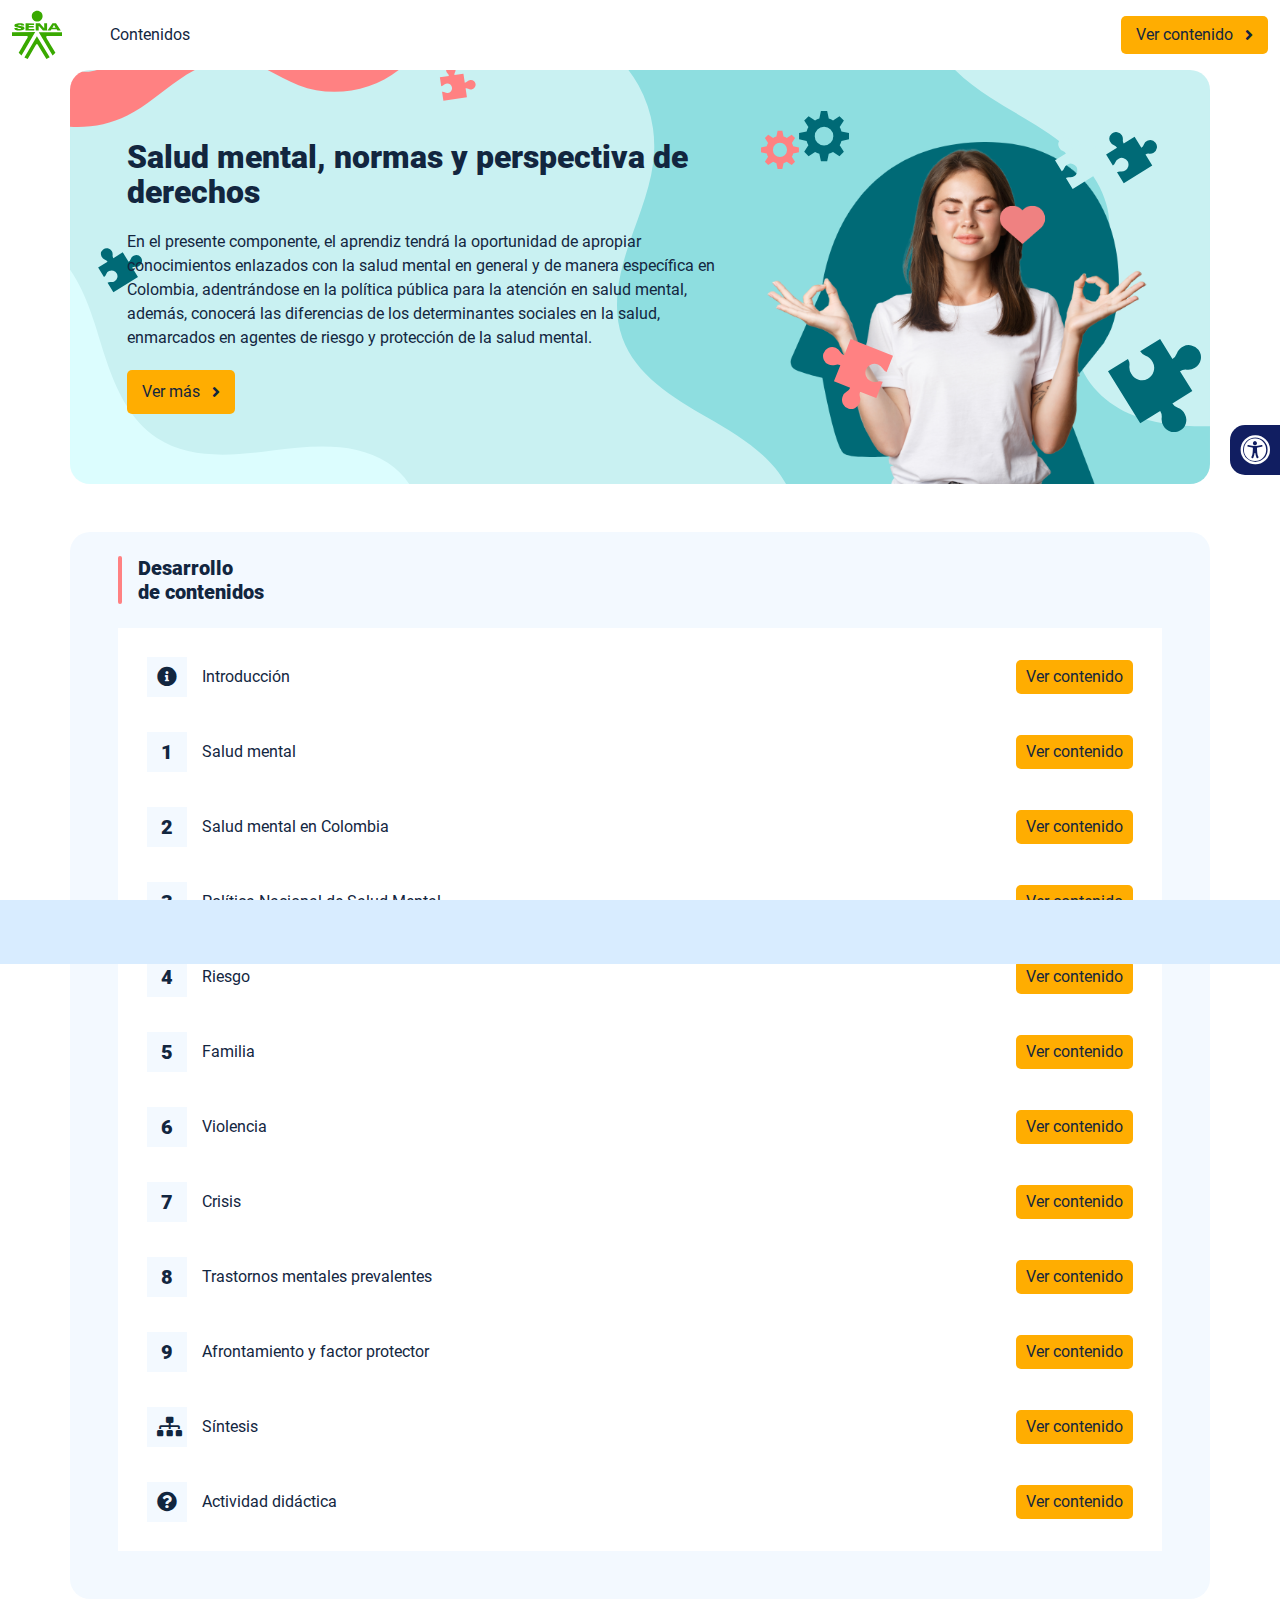
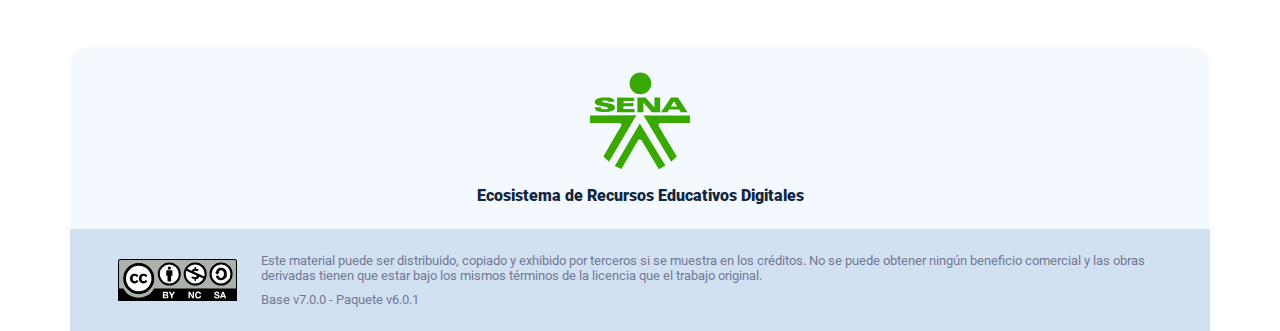
<file: index.html>
<!DOCTYPE html><html lang=""><head><meta charset="utf-8"><meta http-equiv="X-UA-Compatible" content="IE=edge"><meta name="viewport" content="width=device-width,initial-scale=1"><link rel="icon" href="favicon.ico"><title>Salud mental, normas y perspectiva de derechos</title><link href="css/chunk-0c047e41.3babef71.css" rel="prefetch"><link href="css/chunk-25b302c8.3babef71.css" rel="prefetch"><link href="css/chunk-26fc7596.3babef71.css" rel="prefetch"><link href="css/chunk-2d2747e2.3babef71.css" rel="prefetch"><link href="css/chunk-32334cb6.3babef71.css" rel="prefetch"><link href="css/chunk-3c57cd7b.3babef71.css" rel="prefetch"><link href="css/chunk-4f2d402a.3babef71.css" rel="prefetch"><link href="css/chunk-515a8379.8f9cd922.css" rel="prefetch"><link href="css/chunk-59974754.f133b1ae.css" rel="prefetch"><link href="css/chunk-60cbc06b.09438581.css" rel="prefetch"><link href="css/chunk-6e1e538a.3ba0a060.css" rel="prefetch"><link href="css/chunk-766a929b.4be41e1d.css" rel="prefetch"><link href="css/chunk-f2df7d2c.3babef71.css" rel="prefetch"><link href="css/comple.e766caee.css" rel="prefetch"><link href="css/creditos.9ca98631.css" rel="prefetch"><link href="css/glosario.a8263125.css" rel="prefetch"><link href="css/referencias.47f89f89.css" rel="prefetch"><link href="js/actividad.e6924d46.js" rel="prefetch"><link href="js/chunk-0206bfa0.fbcb801b.js" rel="prefetch"><link href="js/chunk-0c047e41.c93e636b.js" rel="prefetch"><link href="js/chunk-13a6037e.47d7da63.js" rel="prefetch"><link href="js/chunk-18f95272.8cc31be1.js" rel="prefetch"><link href="js/chunk-25b302c8.e4a9087b.js" rel="prefetch"><link href="js/chunk-26fc7596.eba76383.js" rel="prefetch"><link href="js/chunk-2c06842c.ee78365c.js" rel="prefetch"><link href="js/chunk-2d0c5615.d7c7fea3.js" rel="prefetch"><link href="js/chunk-2d0e96ec.6332f6f8.js" rel="prefetch"><link href="js/chunk-2d208d90.440b5e7e.js" rel="prefetch"><link href="js/chunk-2d21d0e2.d061f3e9.js" rel="prefetch"><link href="js/chunk-2d22c123.4eaafe36.js" rel="prefetch"><link href="js/chunk-2d2747e2.92eb3dc5.js" rel="prefetch"><link href="js/chunk-2e80bb9a.f5f91733.js" rel="prefetch"><link href="js/chunk-319206de.3faa5257.js" rel="prefetch"><link href="js/chunk-32334cb6.e4cb5e8f.js" rel="prefetch"><link href="js/chunk-36769079.00cac6ab.js" rel="prefetch"><link href="js/chunk-3c57cd7b.25993372.js" rel="prefetch"><link href="js/chunk-4cdd78c0.be97f210.js" rel="prefetch"><link href="js/chunk-4f2d402a.8e19b5a7.js" rel="prefetch"><link href="js/chunk-515a8379.1a9ac9f5.js" rel="prefetch"><link href="js/chunk-53ccb27e.a4d1166c.js" rel="prefetch"><link href="js/chunk-55d286b8.5f60a1a0.js" rel="prefetch"><link href="js/chunk-59974754.c8c954a2.js" rel="prefetch"><link href="js/chunk-60cbc06b.e2d94f73.js" rel="prefetch"><link href="js/chunk-659152b8.d4cd6718.js" rel="prefetch"><link href="js/chunk-6e1e538a.d5b7f1d6.js" rel="prefetch"><link href="js/chunk-766a929b.3e7bd3ca.js" rel="prefetch"><link href="js/chunk-c796899c.702a4d0c.js" rel="prefetch"><link href="js/chunk-e8a7823a.78e05249.js" rel="prefetch"><link href="js/chunk-f2df7d2c.213e5ca0.js" rel="prefetch"><link href="js/chunk-fde47172.1e5f4771.js" rel="prefetch"><link href="js/comple.1f1a96aa.js" rel="prefetch"><link href="js/creditos.903a22f5.js" rel="prefetch"><link href="js/glosario.e8987b14.js" rel="prefetch"><link href="js/intro.3f7be41d.js" rel="prefetch"><link href="js/referencias.53bbbbea.js" rel="prefetch"><link href="js/sintesis.a530b359.js" rel="prefetch"><link href="js/tema1.a5fb61cc.js" rel="prefetch"><link href="js/tema2.c1455e8b.js" rel="prefetch"><link href="js/tema3.81fe8b0c.js" rel="prefetch"><link href="js/tema4.e527bc7c.js" rel="prefetch"><link href="js/tema5.80122db7.js" rel="prefetch"><link href="js/tema6.8559819e.js" rel="prefetch"><link href="js/tema7.626df873.js" rel="prefetch"><link href="js/tema8.58fab2cd.js" rel="prefetch"><link href="js/tema9.221708f1.js" rel="prefetch"><link href="css/app.79de01cf.css" rel="preload" as="style"><link href="css/chunk-vendors.b6667f5f.css" rel="preload" as="style"><link href="js/app.c7a23e69.js" rel="preload" as="script"><link href="js/chunk-vendors.2bf89ac2.js" rel="preload" as="script"><link href="css/chunk-vendors.b6667f5f.css" rel="stylesheet"><link href="css/app.79de01cf.css" rel="stylesheet"></head><body><noscript><strong>We're sorry but Salud mental, normas y perspectiva de derechos doesn't work properly without JavaScript enabled. Please enable it to continue.</strong></noscript><div id="app"></div><script src="js/chunk-vendors.2bf89ac2.js"></script><script src="js/app.c7a23e69.js"></script></body></html>
</file>
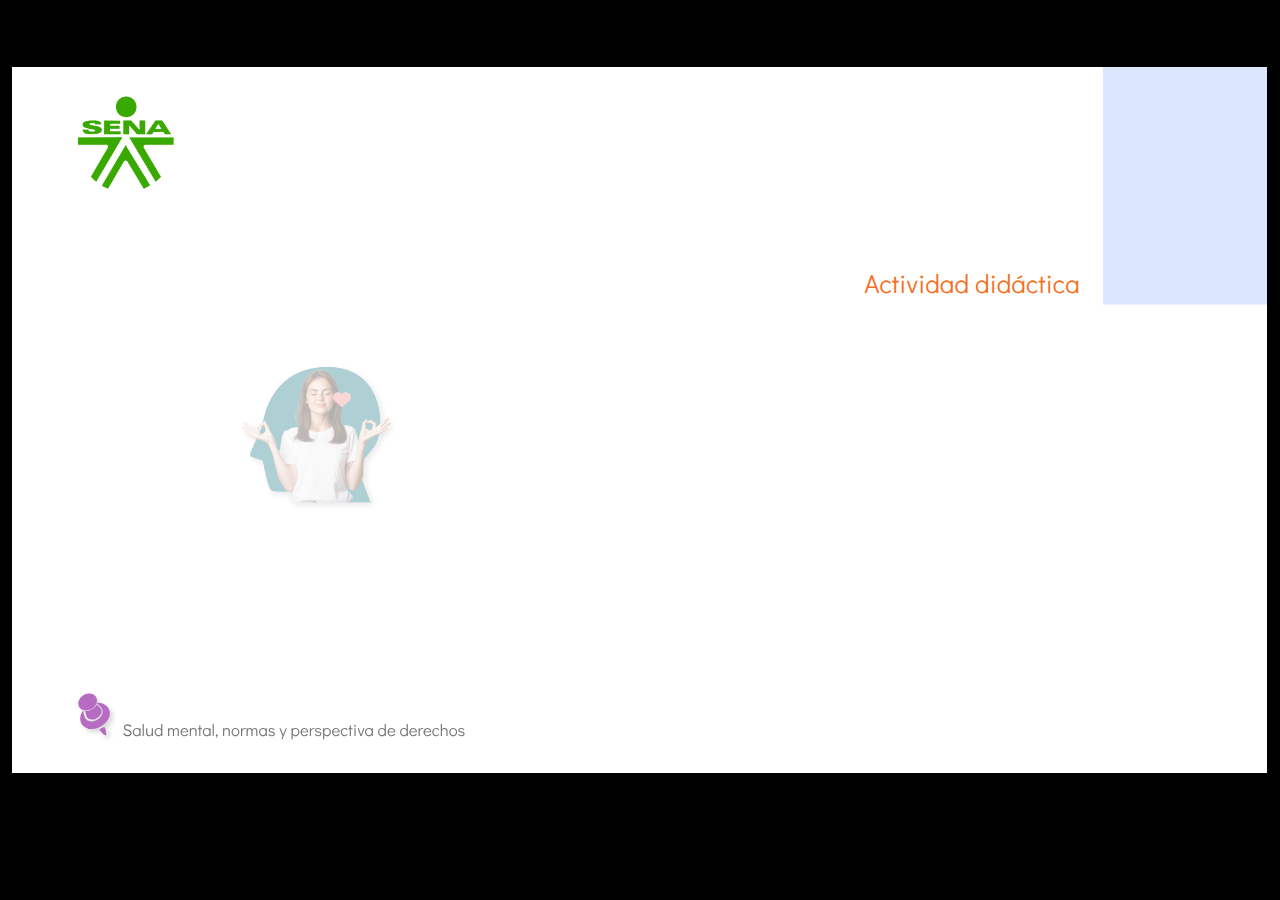
<file: actividades/index.html>
﻿<!doctype html>
<html lang="es">
<head>
  <meta charset="utf-8">
  <!-- Creado con Storyline 360 - http://www.articulate.com  -->
  <!-- version: 3.79.30834.0 -->
  <title>Actividad did&#225;ctica</title>
  <meta http-equiv="x-ua-compatible" content="IE=edge"/>
  <meta name="viewport" content="width=device-width,initial-scale=1,user-scalable=no,shrink-to-fit=no,minimal-ui"/>
  <meta name="apple-mobile-web-app-capable" content="yes"/>
  <link rel="shortcut icon" href="favicon.ico" type="image/x-icon" id="favicon"/>
  <style>
    html, body { height: 100%; padding: 0; margin: 0 }
    #app { height: 100%; width: 100%; }
  </style>

  <script>
    window.DS = {};
    window.globals = {
      DATA_PATH_BASE: '',
      HAS_FRAME: true,
      HAS_SLIDE: true,

      lmsPresent: false,
      tinCanPresent: false,
      cmi5Present: false,
      aoSupport: false,
      scale: 'show all',
      captureRc: false,
      browserSize: 'optimal',
      bgColor: '#000000',
      features: 'ConnectionMessages,DropIn1,DropIn2,DropIn3,DropIn4,FullScreenToggle,LayerPresentAsDialog,MultipleQuizTracking,UpdatedThemeEditor,VideoSync',
      themeName: 'classic',
      preloaderColor: '#FFFFFF',
      suppressAnalytics: false,
      productChannel: 'stable',
      publishSource: 'storyline',
      aid: 'aid|5304b41d-7af7-4125-b8d1-83eb222823e2',
      cid: '04bfd34e-cd07-4569-9f02-371561cab23e',
      playerVersion: '3.79.30834.0',
      publishTimestamp: '2023-08-22T21:09:26.6657962Z',
      maxIosVideoElements: 10,
      connectionSettings: { mode: 'disabled' },

      
      parseParams: function(qs) {
        if (window.globals.parsedParams != null) {
          return window.globals.parsedParams;
        }
        qs = (qs || window.location.search.substr(1)).split('+').join(' ');
        var params = {},
            tokens,
            re = /[?&]?([^=]+)=([^&]*)/g;

        while (tokens = re.exec(qs)) {
          params[decodeURIComponent(tokens[1]).trim()] =
            decodeURIComponent(tokens[2]).trim();
        }
        window.globals.parsedParams = params;
        return params;
      }

    };
  </script>
  <script>
    var isIe11 = ('ActiveXObject' in window || window.MSBlobBuilder != null)
      && window.msCrypto != null && !window.ActiveXObject;
    if (isIe11) {
      window.globals.unsupportedBrowser = true;
      document.write(atob('[base64]'));
    }
  </script>
  
  <script>window.THREE = { };</script>
  
</head>
<body style="background: #000000" class="cs-HTML theme-classic">
  <!-- 360 -->
  <script>!function(){var e,i=/iPhone/i,o=/iPod/i,n=/iPad/i,t=/\biOS-universal(?:.+)Mac\b/i,r=/\bAndroid(?:.+)Mobile\b/i,a=/Android/i,d=/(?:SD4930UR|\bSilk(?:.+)Mobile\b)/i,p=/Silk/i,l=/Windows Phone/i,u=/\bWindows(?:.+)ARM\b/i,b=/BlackBerry/i,s=/BB10/i,c=/Opera Mini/i,f=/\b(CriOS|Chrome)(?:.+)Mobile/i,h=/Mobile(?:.+)Firefox\b/i,v=function(e){return void 0!==e&&"MacIntel"===e.platform&&"number"==typeof e.maxTouchPoints&&e.maxTouchPoints>1&&"undefined"==typeof MSStream};e=function(e){var m={userAgent:"",platform:"",maxTouchPoints:0};e||"undefined"==typeof navigator?"string"==typeof e?m.userAgent=e:e&&e.userAgent&&(m={userAgent:e.userAgent,platform:e.platform,maxTouchPoints:e.maxTouchPoints||0}):m={userAgent:navigator.userAgent,platform:navigator.platform,maxTouchPoints:navigator.maxTouchPoints||0};var g=m.userAgent,y=g.split("[FBAN");void 0!==y[1]&&(g=y[0]),void 0!==(y=g.split("Twitter"))[1]&&(g=y[0]);var A=function(e){return function(i){return i.test(e)}}(g),w={apple:{phone:A(i)&&!A(l),ipod:A(o),tablet:!A(i)&&(A(n)||v(m))&&!A(l),universal:A(t),device:(A(i)||A(o)||A(n)||A(t)||v(m))&&!A(l)},amazon:{phone:A(d),tablet:!A(d)&&A(p),device:A(d)||A(p)},android:{phone:!A(l)&&A(d)||!A(l)&&A(r),tablet:!A(l)&&!A(d)&&!A(r)&&(A(p)||A(a)),device:!A(l)&&(A(d)||A(p)||A(r)||A(a))||A(/\bokhttp\b/i)},windows:{phone:A(l),tablet:A(u),device:A(l)||A(u)},other:{blackberry:A(b),blackberry10:A(s),opera:A(c),firefox:A(h),chrome:A(f),device:A(b)||A(s)||A(c)||A(h)||A(f)},any:!1,phone:!1,tablet:!1};return w.any=w.apple.device||w.android.device||w.windows.device||w.other.device,w.phone=w.apple.phone||w.android.phone||w.windows.phone,w.tablet=w.apple.tablet||w.android.tablet||w.windows.tablet,w}(),"object"==typeof exports&&"undefined"!=typeof module?module.exports=e:"function"==typeof define&&define.amd?define((function(){return e})):this.isMobile=e}();
    window.isMobile.apple.tablet = window.isMobile.apple.tablet ||
      (navigator.platform === 'MacIntel' && navigator.maxTouchPoints > 1);
    window.isMobile.apple.device = window.isMobile.apple.device || window.isMobile.apple.tablet;
    window.isMobile.tablet = window.isMobile.tablet || window.isMobile.apple.tablet;
    window.isMobile.any = window.isMobile.any || window.isMobile.apple.tablet;
  </script>

  <div id="focus-sink" tabindex="-1"></div>

  <div id="preso"></div>
  <script>
    (function() {

      var classTypes = [ 'desktop', 'mobile', 'phone', 'tablet' ];

      var addDeviceClasses = function(prefix, testObj) {
        var curr, i;
        for (i = 0; i < classTypes.length; i++) {
          curr = classTypes[i];
          if (testObj[curr]) {
            document.body.classList.add(prefix + curr);
          }
        }
      };

      var params = window.globals.parseParams(),
          isDevicePreview = params.devicepreview === '1',
          isPhoneOverride = params.deviceType === 'phone' || (isDevicePreview && params.phone == '1'),
          isTabletOverride = (params.deviceType === 'tablet' || isDevicePreview) && !isPhoneOverride,
          isMobileOverride = isPhoneOverride || isTabletOverride;

      var deviceView = {
        desktop: !window.isMobile.any && !isMobileOverride,
        mobile: window.isMobile.any || isMobileOverride,
        phone: isPhoneOverride || (window.isMobile.phone && !isTabletOverride),
        tablet: isTabletOverride || window.isMobile.tablet
      };

      window.globals.deviceView = deviceView;
      window.isMobile.desktop = !window.isMobile.any;
      window.isMobile.mobile = window.isMobile.any;

      addDeviceClasses('view-', deviceView);

    })();
  </script>
  
  <script src='story_content/user.js' type=text/javascript></script>
  <div class="slide-loader"></div>

  <script>
    if (window.globals.deviceView.isMobile) { var doc = document, loader = doc.body.querySelector('.slide-loader'); [ 1, 2, 3 ].forEach(function(n) { var d = doc.createElement('div'); d.style.backgroundColor = window.globals.preloaderColor; d.classList.add('mobile-loader-dot'); d.classList.add('dot' + n); loader.appendChild(d); }); }
  </script>

  <div class="mobile-load-title-overlay" style="display: none">
    <div class="mobile-load-title">Actividad did&#225;ctica</div>
  </div>

  <div class="mobile-chrome-warning"></div>

  
<style>
  .warn-connection-dialog {
    display: none;
    background: transparent;
    pointer-events: all;
    position: fixed;
    left: 0;
    top: 0;
    width: 100%;
    height: 100%;
    z-index: 999;
  }

  .warn-connection-content {
    pointer-events: all;
    border-radius: 4px;
    background: white;
    border: 1px solid #E7E7E7;
    color: #333333;
    box-shadow: 0 2px 4px rgba(0, 0, 0, 0.25);
    transition: all 150ms ease-out;
    position: absolute;
    white-space: nowrap;
  }

  .view-phone.is-landscape .warn-connection-content {
    left: 23px;
    bottom: 23px;
  }

  .view-tablet.is-landscape .warn-connection-content {
    left: 50%;
    top: 20px;
    transform: translateX(-50%);
  }

  .is-portrait .warn-connection-content {
    transform: translate(-50%, calc(-100% - 15px));
  }

  .warn-connection-content p {
    display: inline-block;
    margin: 0 8px 0 0;
    line-height: 33px;
    font-size: 11px;
  }

  .warn-connection-content svg {
    position: relative;
    vertical-align: middle;
    margin: 0 2px 2px 8px;
  }

  .view-desktop .warn-connection-content {
    left: 1.5em;
    bottom: 1.5em;
  }

  .view-desktop .warn-connection-content p {
    font-size: 1.1em;
  }

  .is-offline .warn-connection-dialog {
    display: block;
  }

  .is-offline .cs-panel * {
    pointer-events: none !important;
  }

  .is-offline .cs-panel {
    pointer-events: all !important;
  }

  .is-offline #nav-controls * {
    pointer-events: none !important;
  }

  .is-offline #nav-controls {
    pointer-events: all !important;
  }
</style>

<div class="warn-connection-dialog" role="alertdialog" aria-modal="true" tabindex="0" aria-labelledby="warn-connection-message">
  <div class="warn-connection-content">
    <svg width="17" height="15" viewBox="0 0 17 15" xmlns="http://www.w3.org/2000/svg">
      <path fill="#8F0000" stroke="white" d="M16.07,12.98 L15.88,12.23 L9.51,1.21 C8.97,0.26,7.6,0.26,7.06,1.21 L0.69,12.23 C0.15,13.16,0.81,14.36,1.91,14.36 H14.65 C15.47,14.36,16.05,13.7,16.07,12.98 Z"/>
      <path fill="white" stroke="white" d="M8.58,5.5 C8.35,5.28,8.5,5.35,8.21,5.32 C8.09,5.35,7.97,5.49,7.96,5.67 C7.97,5.79,7.98,5.92,7.98,6.04 L7.98,6.04 C7.99,6.17,8,6.31,8.01,6.43 L8.01,6.44 C8.03,6.92,8.06,7.41,8.09,7.9 L8.09,7.9 C8.12,8.39,8.14,8.88,8.17,9.37 C8.17,9.39,8.18,9.42,8.2,9.44 C8.23,9.46,8.25,9.47,8.28,9.47 C8.31,9.47,8.34,9.46,8.35,9.44 C8.37,9.43,8.38,9.4,8.39,9.35 L8.39,9.34 C8.39,9.24,8.4,9.15,8.4,9.05 L8.4,9.05 C8.41,8.96,8.41,8.86,8.42,8.75 C8.43,8.44,8.45,8.12,8.47,7.81 L8.47,7.81 C8.49,7.49,8.51,7.18,8.53,6.87 C8.55,6.46,8.56,6.05,8.59,5.64 L8.6,5.62 C8.6,5.57,8.59,5.53,8.58,5.5 L8.21,5.32 Z"/>
      <circle fill="white" stroke="white" cx="8.3" cy="11.35" r="0.3"/>
    </svg>
    <p id="warn-connection-message">You are offline. Trying to reconnect...</p>
  </div>
</div>

<script>
  (function() {
    window.DS.connection = {
      warningShown: false,
      assets: {},
      loadingAssetGroup: false,
      retryDelay: 500
    };

    var connectionSettings = window.globals.connectionSettings || {};

    // The `window.globals.features` variable must be set in `webpack.dev.config` when testing locally - it is not enough
    // to have it in the data - but it must be set there as well.
    var useConnectionMessages = window.AbortController != null &&
      window.location.protocol != 'file:' &&
      window.globals.features.indexOf('ConnectionMessages') != -1 &&
      connectionSettings.mode === 'normal';

    window.DS.connection.useConnectionMessages = useConnectionMessages;

    var assetCount = 0;
    var checkLoadedId;


    if (useConnectionMessages && connectionSettings != null) {
      var contentEl = document.querySelector('.warn-connection-content');
      var messageEl = contentEl.querySelector('p');

      if (connectionSettings.useDarkTheme) {
        contentEl.style.borderColor = '#BABBBA';
        contentEl.style.backgroundColor = '#282828';
        contentEl.style.color = '#FFFFFF';
      }

      if (connectionSettings.message != null) {
        messageEl.textContent = window.decodeURIComponent(connectionSettings.message);
      }
    }

    function checkAssetsReady() {
      for (var i in DS.connection.assets) {
        if (!DS.connection.assets[i].success) {
          return false;
        }
      }
      return true;
    }

    function stopAssetGroup() {
      if (!useConnectionMessages) { return; }

      assetCount = 0;

      DS.connection.oldAssetGroup = DS.connection.assets;
      DS.connection.assets = {};
      DS.connection.loadingAssetGroup = false;
      clearInterval(checkLoadedId);
    }

    function startAssetGroup() {
      if (!useConnectionMessages) { return; }
      var ticks = 0;
      clearInterval(checkLoadedId);
      checkLoadedId = setInterval(function() {
        var loaded = 0;
        if (assetCount === 0 && loaded === 0) {
          clearInterval(checkLoadedId);
          return;
        }

        for (var i in DS.connection.assets) {
          if (DS.connection.assets[i].success) {
            loaded++;
          }
        }

        if (assetCount === loaded && checkAssetsReady()) {
          for (var i in DS.connection.assets) {
            if (DS.connection.assets[i].action) {
              DS.connection.assets[i].action();
            }
          }
          hideWarning();
          stopAssetGroup();
        }
      }, 100)
    }

    function requiredAsset(url, action, retry, type) {
      if (!useConnectionMessages) { return; }
      if (DS.connection.assets[url]) { return; }

      DS.connection.assets[url] = {
        success: false, action: action, retry: retry, type: type
      };
      assetCount = Object.keys(DS.connection.assets).length;
      if (!DS.connection.loadingAssetGroup) {
        startAssetGroup();
      }
      DS.connection.loadingAssetGroup = true;
    }

    function assetLoaded(url) {
      if (!useConnectionMessages) { return; }
      if (DS.connection.assets[url]) {
        DS.connection.assets[url].success = true;
      }
    }

    function assetFailed(url) {
      if (!useConnectionMessages) { return; }
      if (!DS.connection.assets[url]) {
        if (/\.js$/.test(url) && url.indexOf('transcripts') === -1) {
          setTimeout(function() {
            if (DS.connection.lastSlideLoaded != null) {
              DS.connection.lastSlideLoaded();
            }
          }, DS.connection.retryDelay);
        }
        return;
      }
      if (!DS.connection.warningShown) { showWarning(); }
      if (DS.connection.assets[url].retry) {
        setTimeout(function() {
          if (!DS.connection.assets[url].success) {
            DS.connection.assets[url].retry()
          }
        }, DS.connection.retryDelay);
      }
    }

    function hideWarning() {
      document.body.classList.remove('is-offline');
      DS.connection.warningShown = false;
      enableKeys();
    }
    DS.connection.hideWarning = hideWarning

    function showWarning(btn) {
      document.body.classList.add('is-offline')
      DS.connection.warningShown = true;
      updateWarningPosition();
      disableKeys();
    }

    function updateWarningPosition() {
      if (!DS.connection.warningShown) {
        return;
      }

      var isPortrait = document.body.classList.contains('is-portrait');
      var warningEl = document.querySelector('.warn-connection-content');

      if (isPortrait) {
        var slide = document.querySelector('.primary-slide');
        var slideRect = slide.getBoundingClientRect();

        warningEl.style.top = `${slideRect.top}px`
        warningEl.style.left = `${slideRect.left + slideRect.width / 2}px`
      } else {
        warningEl.style.top = null;
        warningEl.style.left = null;
      }

      window.requestAnimationFrame(updateWarningPosition);
    }

    function onDisableKeyDown(e) {
      e.preventDefault();
      e.stopImmediatePropagation();
    }

    function onDisableKeyUp(e) {
      e.preventDefault();
      e.stopImmediatePropagation();
    }

    var accStyle = document.createElement('style');
    var warnDialogEl = document.querySelector('.warn-connection-dialog');

    function disableKeys() {
      if (DS.views.nsStack.length === 1) {
        DS.views.nsStack[0].tabReachable = false
        DS.views.nsStack[0].updateTabIndex(true, true);
      }

      accStyle.innerHTML = '.acc-shadow-dom { display: none; }';
      document.body.appendChild(accStyle);

      warnDialogEl.parentNode.append(warnDialogEl);
      warnDialogEl.focus();
    }

    function enableKeys() {
      document.body.removeChild(accStyle);
      if (DS.views.nsStack.length === 1 && DS.views.nsStack[0].name === '_frame') {
        DS.views.nsStack[0].tabReachable = true;
        DS.views.nsStack[0].updateTabIndex();
      }
    }

    // these will all be noops if the feature flag isn't set in
    // the data and `window.globals.features`
    DS.connection.requiredAsset = requiredAsset;
    DS.connection.assetLoaded = assetLoaded;
    DS.connection.assetFailed = assetFailed;
    DS.connection.stopAssetGroup = stopAssetGroup;
    DS.connection.startAssetGroup = startAssetGroup;
  })();
</script>


  <script>
    
    if (window.autoSpider && window.vInterfaceObject) {
      document.querySelector('.mobile-load-title-overlay').style.display = 'none';
    }
  </script>

  

  <link rel="stylesheet" href="html5/data/css/output.min.css" data-noprefix/>
</body>
<script src="html5/lib/scripts/bootstrapper.min.js"></script>
</html>
</file>
<file: css/chunk-0c047e41.3babef71.css>
.actividad[data-v-22adfd6b]{background-color:#f2f2f2}.horizontal-scroll__wrapper[data-v-22adfd6b]{overflow:hidden}.horizontal-scroll[data-v-22adfd6b]{display:flex;transition:transform .5s ease-in-out;align-items:center;flex-wrap:nowrap}.horizontal-scroll[data-v-22adfd6b]:not(.row){width:100%}.horizontal-scroll--item-fw[data-v-22adfd6b]>div{flex-grow:0;flex-shrink:0;width:100%;margin:0!important}
</file>
<file: css/chunk-25b302c8.3babef71.css>
.actividad[data-v-22adfd6b]{background-color:#f2f2f2}.horizontal-scroll__wrapper[data-v-22adfd6b]{overflow:hidden}.horizontal-scroll[data-v-22adfd6b]{display:flex;transition:transform .5s ease-in-out;align-items:center;flex-wrap:nowrap}.horizontal-scroll[data-v-22adfd6b]:not(.row){width:100%}.horizontal-scroll--item-fw[data-v-22adfd6b]>div{flex-grow:0;flex-shrink:0;width:100%;margin:0!important}
</file>
<file: css/chunk-26fc7596.3babef71.css>
.actividad[data-v-22adfd6b]{background-color:#f2f2f2}.horizontal-scroll__wrapper[data-v-22adfd6b]{overflow:hidden}.horizontal-scroll[data-v-22adfd6b]{display:flex;transition:transform .5s ease-in-out;align-items:center;flex-wrap:nowrap}.horizontal-scroll[data-v-22adfd6b]:not(.row){width:100%}.horizontal-scroll--item-fw[data-v-22adfd6b]>div{flex-grow:0;flex-shrink:0;width:100%;margin:0!important}
</file>
<file: css/chunk-2d2747e2.3babef71.css>
.actividad[data-v-22adfd6b]{background-color:#f2f2f2}.horizontal-scroll__wrapper[data-v-22adfd6b]{overflow:hidden}.horizontal-scroll[data-v-22adfd6b]{display:flex;transition:transform .5s ease-in-out;align-items:center;flex-wrap:nowrap}.horizontal-scroll[data-v-22adfd6b]:not(.row){width:100%}.horizontal-scroll--item-fw[data-v-22adfd6b]>div{flex-grow:0;flex-shrink:0;width:100%;margin:0!important}
</file>
<file: css/chunk-32334cb6.3babef71.css>
.actividad[data-v-22adfd6b]{background-color:#f2f2f2}.horizontal-scroll__wrapper[data-v-22adfd6b]{overflow:hidden}.horizontal-scroll[data-v-22adfd6b]{display:flex;transition:transform .5s ease-in-out;align-items:center;flex-wrap:nowrap}.horizontal-scroll[data-v-22adfd6b]:not(.row){width:100%}.horizontal-scroll--item-fw[data-v-22adfd6b]>div{flex-grow:0;flex-shrink:0;width:100%;margin:0!important}
</file>
<file: css/chunk-3c57cd7b.3babef71.css>
.actividad[data-v-22adfd6b]{background-color:#f2f2f2}.horizontal-scroll__wrapper[data-v-22adfd6b]{overflow:hidden}.horizontal-scroll[data-v-22adfd6b]{display:flex;transition:transform .5s ease-in-out;align-items:center;flex-wrap:nowrap}.horizontal-scroll[data-v-22adfd6b]:not(.row){width:100%}.horizontal-scroll--item-fw[data-v-22adfd6b]>div{flex-grow:0;flex-shrink:0;width:100%;margin:0!important}
</file>
<file: css/chunk-4f2d402a.3babef71.css>
.actividad[data-v-22adfd6b]{background-color:#f2f2f2}.horizontal-scroll__wrapper[data-v-22adfd6b]{overflow:hidden}.horizontal-scroll[data-v-22adfd6b]{display:flex;transition:transform .5s ease-in-out;align-items:center;flex-wrap:nowrap}.horizontal-scroll[data-v-22adfd6b]:not(.row){width:100%}.horizontal-scroll--item-fw[data-v-22adfd6b]>div{flex-grow:0;flex-shrink:0;width:100%;margin:0!important}
</file>
<file: css/chunk-515a8379.8f9cd922.css>
.actividad{background-color:#f2f2f2}.banner-interno{position:relative}.banner-interno__fondo{position:absolute;top:0;bottom:-50px;left:0;right:0;background-color:#fff;background-size:cover;background-position:50%}.banner-interno__titulo{display:flex;align-items:center}.banner-interno__titulo__icono{display:block;width:32px;height:32px;border-radius:50%;background-color:#12263f;position:relative}.banner-interno__titulo__icono i{color:#fff;position:absolute;left:50%;top:50%;transform:translate(-50%,-50%)}.banner-interno__titulo h1,.banner-interno__titulo h2,.banner-interno__titulo h3,.banner-interno__titulo h4,.banner-interno__titulo h5,.banner-interno__titulo h6{color:#12263f;line-height:1.1em}
</file>
<file: css/chunk-59974754.f133b1ae.css>
.actividad{background-color:#f2f2f2}.aside-menu{position:fixed;top:70px;min-height:calc(100vh - 70px);max-height:calc(100vh - 70px);background-color:#f3f9ff;transition:flex .5s ease-in-out,width .5s ease-in-out;overflow-x:hidden;z-index:100001;width:300px}.aside-menu__black-background{position:fixed;inset:0;top:70px;background:rgba(0,0,0,.8);cursor:pointer}.aside-menu a{color:#111e61}.aside-menu__content{width:300px;display:flex;flex-direction:column;justify-content:space-between;min-height:calc(100vh - 70px);max-height:calc(100vh - 70px);border-right:1px solid #d8ecff;position:absolute;background:#fff}@media (max-height:800px){.aside-menu__content{min-height:800px;max-height:800px;overflow-y:auto}}.aside-menu__header{padding:10px;text-align:center;background-color:#d8ecff}.aside-menu__header h4{margin:0}.aside-menu__menu{overflow-y:auto;flex-grow:1;list-style:none;padding-left:0;margin-bottom:0}.aside-menu__menu__item--active .aside-menu__menu__item__lnk,.aside-menu__menu__item--active .aside-menu__sec-menu__item__lnk{background-color:#d8ecff;font-weight:700}.aside-menu__menu__item--sub-menu:hover,.aside-menu__menu__item:hover,.aside-menu__sec-menu__item:hover{background-color:#d8ecff}.aside-menu__menu__item--sub-menu{padding-left:10px}.aside-menu__menu__item--sub-menu--active .aside-menu__menu__item__lnk,.aside-menu__menu__item--sub-menu--active .aside-menu__sec-menu__item__lnk{background-color:#d8ecff;font-weight:700;position:relative}.aside-menu__menu__item--sub-menu--active .aside-menu__menu__item__lnk:before,.aside-menu__menu__item--sub-menu--active .aside-menu__sec-menu__item__lnk:before{content:"";display:block;position:absolute;left:0;bottom:0;top:0;width:4px;border-radius:2px;background-color:#ff8182}.aside-menu__menu__item__lnk,.aside-menu__sec-menu__item__lnk{display:flex;align-items:center;padding:10px 15px;line-height:1.1em}.aside-menu__menu__item__lnk i,.aside-menu__menu__item__lnk span,.aside-menu__sec-menu__item__lnk i,.aside-menu__sec-menu__item__lnk span{margin-right:10px}.aside-menu__menu__item__lnk i:last-child,.aside-menu__menu__item__lnk span:last-child,.aside-menu__sec-menu__item__lnk i:last-child,.aside-menu__sec-menu__item__lnk span:last-child{margin-right:0}.aside-menu__sec-menu{background-color:#d8ecff;padding:10px 0;flex-shrink:0;margin-bottom:0}.aside-menu__sec-menu__item{padding:10px 15px}.aside-menu__sec-menu__item__lnk{padding:0;border-radius:1em}.aside-menu__sec-menu__item__lnk i{display:block;width:2em;height:2em;padding:.5em 0;text-align:center;background-color:#fff;border-radius:50%}.aside-menu__sec-menu__item__lnk:hover{background-color:#fff}@media (max-width:576px){.aside-menu__sec-menu{padding-bottom:110px}}.main-menu-enter-active{animation:main-menu-open-animation .3s}.main-menu-enter-active .aside-menu__black-background{animation:main-menu-background-animation .3s}.main-menu-leave-active{animation:main-menu-open-animation .3s reverse}.main-menu-leave-active .aside-menu__black-background{animation:main-menu-background-animation .3s reverse}@keyframes main-menu-open-animation{0%{width:0}to{width:300px}}@keyframes main-menu-background-animation{0%{opacity:0}to{opacity:1}}
</file>
<file: css/chunk-60cbc06b.09438581.css>
.actividad[data-v-7e5a4120]{background-color:#f2f2f2}.header[data-v-7e5a4120]{position:sticky;top:0;padding-top:10px;padding-bottom:10px;background-color:#fff;z-index:10010;line-height:1.1em}.header__logo[data-v-7e5a4120]{width:50px}@media (max-width:576px){.header__componente-formativo[data-v-7e5a4120]{font-size:.8em}}.header__menu[data-v-7e5a4120]{cursor:pointer}.header__menu span[data-v-7e5a4120]{font-size:.7em;display:block;line-height:1em;text-align:center;color:#111e61}.header__menu__btn[data-v-7e5a4120]{width:30px;height:30px;position:relative;margin-bottom:4px}.header__menu__btn .line-1[data-v-7e5a4120],.header__menu__btn .line-2[data-v-7e5a4120],.header__menu__btn .line-3[data-v-7e5a4120]{height:4px;width:30px;background-color:#111e61;transform-origin:center center;position:absolute;left:0;border-radius:2px}.header__menu__btn .line-1[data-v-7e5a4120]{top:4px;animation:line-1-inactive-data-v-7e5a4120 .5s ease-in-out forwards}.header__menu__btn .line-2[data-v-7e5a4120]{top:13px;animation:line-2-inactive-data-v-7e5a4120 .5s ease-in-out forwards}.header__menu__btn .line-3[data-v-7e5a4120]{top:22px;animation:line-3-inactive-data-v-7e5a4120 .5s ease-in-out forwards}.header__menu__btn[data-v-7e5a4120]:hover{cursor:pointer}.header__menu__btn--open .line-1[data-v-7e5a4120]{animation:line-1-active-data-v-7e5a4120 .5s ease-in-out forwards}.header__menu__btn--open .line-2[data-v-7e5a4120]{animation:line-2-active-data-v-7e5a4120 .5s ease-in-out forwards}.header__menu__btn--open .line-3[data-v-7e5a4120]{animation:line-3-active-data-v-7e5a4120 .5s ease-in-out forwards}@keyframes line-1-active-data-v-7e5a4120{0%{transform:translate(0) rotate(0)}50%{transform:translateY(9px) rotate(0)}to{transform:translateY(9px) rotate(45deg)}}@keyframes line-2-active-data-v-7e5a4120{0%{transform:scale(1)}to{transform:scale(0)}}@keyframes line-3-active-data-v-7e5a4120{0%{transform:translate(0) rotate(0)}50%{transform:translateY(-9px) rotate(0)}to{transform:translateY(-9px) rotate(-45deg)}}@keyframes line-1-inactive-data-v-7e5a4120{0%{transform:translateY(9px) rotate(45deg)}50%{transform:translateY(9px) rotate(0)}to{transform:translate(0) rotate(0)}}@keyframes line-2-inactive-data-v-7e5a4120{0%{transform:scale(0)}to{transform:scale(1)}}@keyframes line-3-inactive-data-v-7e5a4120{0%{transform:translateY(-9px) rotate(-45deg)}50%{transform:translateY(-9px) rotate(0)}to{transform:translate(0) rotate(0)}}
</file>
<file: css/chunk-6e1e538a.3ba0a060.css>
.actividad[data-v-4f6b7c58]{background-color:#f2f2f2}.accesibilidad[data-v-4f6b7c58]{position:fixed;right:0;top:50vh;height:50px;background-color:#111e61;border-top-left-radius:15px;border-bottom-left-radius:15px;transform:translateY(-50%) translateX(100%) translateX(-50px);overflow:hidden;transition:transform .3s ease-in-out,height .3s ease-in-out}.accesibilidad[data-v-4f6b7c58]:hover{transform:translateY(-50%) translateX(0);height:12.75rem}.accesibilidad [data-v-4f6b7c58]{color:#fff}.accesibilidad__menu__content .accesibilidad__menu__item[data-v-4f6b7c58]{cursor:pointer}.accesibilidad__menu__content .accesibilidad__menu__item[data-v-4f6b7c58]:hover{background-color:#273685}.accesibilidad__menu__content .accesibilidad__menu__item[data-v-4f6b7c58]:last-child{border:none}.accesibilidad__menu__item[data-v-4f6b7c58]{display:flex;align-items:center;padding:10px;border-bottom:1px solid #273685;line-height:1em;-moz-user-select:none;user-select:none}.accesibilidad__menu i[data-v-4f6b7c58]{font-size:30px;font-style:normal;margin-right:10px;line-height:1em}.accesibilidad__menu img[data-v-4f6b7c58]{width:30px;margin-right:10px}
</file>
<file: css/chunk-766a929b.4be41e1d.css>
.actividad{background-color:#f2f2f2}.barra-avance{display:flex;align-items:center;justify-content:space-between;position:fixed;bottom:0;left:0;width:100%;padding:10px;background-color:#d8ecff;transition:transform .5s ease-in-out;z-index:100000}.barra-avance__barra{margin:0 20px;flex:1;position:relative;max-width:800px}.barra-avance__barra--amarilla,.barra-avance__barra--blanca{height:4px}.barra-avance__barra--amarilla:after,.barra-avance__barra--amarilla:before,.barra-avance__barra--blanca:after,.barra-avance__barra--blanca:before{content:"";display:block;width:10px;height:10px;border-radius:50%;position:absolute;top:50%}.barra-avance__barra--amarilla:before,.barra-avance__barra--blanca:before{left:0;transform:translate(-50%,-50%)}.barra-avance__barra--amarilla:after,.barra-avance__barra--blanca:after{right:0;transform:translate(50%,-50%)}.barra-avance__barra--blanca{background-color:#fff}.barra-avance__barra--blanca:after,.barra-avance__barra--blanca:before{background-color:#fff}.barra-avance__barra--amarilla{position:absolute;width:100%;top:0;background-color:#ffad01}.barra-avance__barra--amarilla:after,.barra-avance__barra--amarilla:before{background-color:#ffad01}.barra-avance__boton--regresar{background-color:#b0c0d2}.barra-avance__boton--regresar span{color:#111e61!important}.barra-avance__boton--disable{opacity:0;pointer-events:none}.barra-avance--open{transform:translateY(0)}.barra-avance--close{transform:translateY(100%)}
</file>
<file: css/chunk-f2df7d2c.3babef71.css>
.actividad[data-v-22adfd6b]{background-color:#f2f2f2}.horizontal-scroll__wrapper[data-v-22adfd6b]{overflow:hidden}.horizontal-scroll[data-v-22adfd6b]{display:flex;transition:transform .5s ease-in-out;align-items:center;flex-wrap:nowrap}.horizontal-scroll[data-v-22adfd6b]:not(.row){width:100%}.horizontal-scroll--item-fw[data-v-22adfd6b]>div{flex-grow:0;flex-shrink:0;width:100%;margin:0!important}
</file>
<file: css/comple.e766caee.css>
.banner-interno{position:relative}.banner-interno__fondo{position:absolute;top:0;bottom:-50px;left:0;right:0;background-color:#fff;background-size:cover;background-position:50%}.banner-interno__titulo{display:flex;align-items:center}.banner-interno__titulo__icono{display:block;width:32px;height:32px;border-radius:50%;background-color:#12263f;position:relative}.banner-interno__titulo__icono i{color:#fff;position:absolute;left:50%;top:50%;transform:translate(-50%,-50%)}.banner-interno__titulo h1,.banner-interno__titulo h2,.banner-interno__titulo h3,.banner-interno__titulo h4,.banner-interno__titulo h5,.banner-interno__titulo h6{color:#12263f;line-height:1.1em}.actividad{background-color:#f2f2f2}.complementario__enlaces{display:flex;justify-content:center;flex-wrap:wrap}.complementario__enlaces a{margin:0 5px}.complementario__btn{font-size:1.5em;line-height:1em}table{width:calc(100% - 1px);min-width:800px}table thead{background-color:#d8ecff}table thead th{border-color:#d8ecff}table td,table th{padding:25px 20px;text-align:center}
</file>
<file: css/creditos.9ca98631.css>
.banner-interno{position:relative}.banner-interno__fondo{position:absolute;top:0;bottom:-50px;left:0;right:0;background-color:#fff;background-size:cover;background-position:50%}.banner-interno__titulo{display:flex;align-items:center}.banner-interno__titulo__icono{display:block;width:32px;height:32px;border-radius:50%;background-color:#12263f;position:relative}.banner-interno__titulo__icono i{color:#fff;position:absolute;left:50%;top:50%;transform:translate(-50%,-50%)}.banner-interno__titulo h1,.banner-interno__titulo h2,.banner-interno__titulo h3,.banner-interno__titulo h4,.banner-interno__titulo h5,.banner-interno__titulo h6{color:#12263f;line-height:1.1em}.actividad{background-color:#f2f2f2}.creditos-vista .tarjeta.credito{background-color:#d2e1f1}.creditos{color:#727997;overflow-x:auto}.creditos__item{min-width:490px}.creditos p{line-height:1.3em;margin-bottom:0;color:#727997}.creditos__titulo{font-weight:700;background-color:#d2e1f1;padding:5px 10px;border-top-radius:5px;border-top-left-radius:5px;border-top-right-radius:5px}.creditos table td,.creditos table th{border-color:#d2e1f1}
</file>
<file: css/glosario.a8263125.css>
.banner-interno{position:relative}.banner-interno__fondo{position:absolute;top:0;bottom:-50px;left:0;right:0;background-color:#fff;background-size:cover;background-position:50%}.banner-interno__titulo{display:flex;align-items:center}.banner-interno__titulo__icono{display:block;width:32px;height:32px;border-radius:50%;background-color:#12263f;position:relative}.banner-interno__titulo__icono i{color:#fff;position:absolute;left:50%;top:50%;transform:translate(-50%,-50%)}.banner-interno__titulo h1,.banner-interno__titulo h2,.banner-interno__titulo h3,.banner-interno__titulo h4,.banner-interno__titulo h5,.banner-interno__titulo h6{color:#12263f;line-height:1.1em}.actividad{background-color:#f2f2f2}.glosario__letra-item{display:flex}.glosario__letra-item__texto{padding-top:5px}.glosario__letra-item__letra__icono{width:32px;height:32px;position:relative;line-height:1em;border-radius:50%;background-color:#d2e1f1}.glosario__letra-item__letra__icono span{position:absolute;left:50%;top:50%;transform:translate(-50%,-50%);font-size:1.1em;font-weight:900}
</file>
<file: css/referencias.47f89f89.css>
.banner-interno{position:relative}.banner-interno__fondo{position:absolute;top:0;bottom:-50px;left:0;right:0;background-color:#fff;background-size:cover;background-position:50%}.banner-interno__titulo{display:flex;align-items:center}.banner-interno__titulo__icono{display:block;width:32px;height:32px;border-radius:50%;background-color:#12263f;position:relative}.banner-interno__titulo__icono i{color:#fff;position:absolute;left:50%;top:50%;transform:translate(-50%,-50%)}.banner-interno__titulo h1,.banner-interno__titulo h2,.banner-interno__titulo h3,.banner-interno__titulo h4,.banner-interno__titulo h5,.banner-interno__titulo h6{color:#12263f;line-height:1.1em}.actividad{background-color:#f2f2f2}.referencias__item:last-child hr{display:none}.referencias__item a{color:#2196f3;text-decoration:underline;overflow-wrap:break-word}
</file>
<file: css/app.79de01cf.css>
*{box-sizing:inherit}:after,:before{box-sizing:inherit}html{height:100%;line-height:1.15;box-sizing:border-box;-webkit-font-smoothing:antialiased;-moz-osx-font-smoothing:grayscale;-webkit-text-size-adjust:100%;-ms-text-size-adjust:100%;text-rendering:optimizeLegibility}a,abbr,acronym,address,applet,article,aside,audio,b,big,blockquote,body,canvas,caption,center,cite,code,dd,del,details,dfn,div,dl,dt,em,embed,fieldset,figcaption,figure,footer,form,h1,h2,h3,h4,h5,h6,header,hgroup,html,i,iframe,img,ins,kbd,label,legend,li,mark,menu,nav,object,ol,output,p,pre,q,ruby,s,samp,section,small,span,strike,strong,sub,summary,sup,table,tbody,td,tfoot,th,thead,time,tr,tt,u,ul,var,video{margin:0;padding:0;border:0;outline:0;background:transparent;vertical-align:baseline}article,aside,details,figcaption,figure,footer,header,main,menu,nav,section,summary{display:block}[hidden],template{display:none}hr{box-sizing:content-box;height:0;border-bottom:1px solid #e8e8e8;border-left:0;border-right:0;border-top:0;margin:1.5em 0;overflow:visible}[hidden]{display:none}a{font-family:Roboto,sans-serif;font-size:1em;font-weight:400;text-decoration:none;color:#12263f;background-color:transparent;transition:all .15s ease-in-out;-webkit-text-decoration-skip:objects}a:active,a:hover{outline-width:0}a:active,a:focus,a:hover{color:#000}[type=button],[type=reset],[type=submit],button{-moz-appearance:none;appearance:none;cursor:pointer;display:inline-block;vertical-align:middle;border:0;border-radius:5px;color:#12263f;background-color:#ffad01;font-family:Roboto,sans-serif;font-weight:400;font-size:1em;-webkit-font-smoothing:antialiased;line-height:1em;white-space:nowrap;text-decoration:none;text-transform:none;padding:.75em 1.5em;margin:0;-moz-user-select:none;user-select:none;overflow:visible;transition:background-color .15s ease-in-out}[type=button]:focus,[type=button]:hover,[type=reset]:focus,[type=reset]:hover,[type=submit]:focus,[type=submit]:hover,button:focus,button:hover{background-color:#ffad01;color:#12263f}[type=button]:disabled,[type=reset]:disabled,[type=submit]:disabled,button:disabled{cursor:not-allowed;opacity:.5}[type=button]:disabled:hover,[type=reset]:disabled:hover,[type=submit]:disabled:hover,button:disabled:hover{background-color:#ffad01}input,select,textarea{margin:0;display:block;font-family:Roboto,sans-serif;font-size:16px}input{overflow:visible}[type=color],[type=date],[type=datetime-local],[type=datetime],[type=email],[type=month],[type=number],[type=password],[type=search],[type=tel],[type=text],[type=time],[type=url],[type=week],input:not([type]),select,select[multiple],textarea{background-color:#fff;border:1px solid #e8e8e8;border-radius:5px;box-shadow:inset 0 1px 3px rgba(0,0,0,.06);box-sizing:inherit;margin-bottom:.75em;padding:.5em;transition:border-color .15s ease-in-out;width:100%}[type=color]:hover,[type=date]:hover,[type=datetime-local]:hover,[type=datetime]:hover,[type=email]:hover,[type=month]:hover,[type=number]:hover,[type=password]:hover,[type=search]:hover,[type=tel]:hover,[type=text]:hover,[type=time]:hover,[type=url]:hover,[type=week]:hover,input:not([type]):hover,select:hover,select[multiple]:hover,textarea:hover{border-color:shade(#e8e8e8,20%)}[type=color]:focus,[type=date]:focus,[type=datetime-local]:focus,[type=datetime]:focus,[type=email]:focus,[type=month]:focus,[type=number]:focus,[type=password]:focus,[type=search]:focus,[type=tel]:focus,[type=text]:focus,[type=time]:focus,[type=url]:focus,[type=week]:focus,input:not([type]):focus,select:focus,select[multiple]:focus,textarea:focus{border-color:#ff8182;box-shadow:inset 0 1px 3px rgba(0,0,0,.06),0 0 5px rgba(122,216,219,.7);outline:none}[type=color]:disabled,[type=date]:disabled,[type=datetime-local]:disabled,[type=datetime]:disabled,[type=email]:disabled,[type=month]:disabled,[type=number]:disabled,[type=password]:disabled,[type=search]:disabled,[type=tel]:disabled,[type=text]:disabled,[type=time]:disabled,[type=url]:disabled,[type=week]:disabled,input:not([type]):disabled,select:disabled,select[multiple]:disabled,textarea:disabled{background-color:shade(#fff,5%);cursor:not-allowed}[type=color]:disabled:hover,[type=date]:disabled:hover,[type=datetime-local]:disabled:hover,[type=datetime]:disabled:hover,[type=email]:disabled:hover,[type=month]:disabled:hover,[type=number]:disabled:hover,[type=password]:disabled:hover,[type=search]:disabled:hover,[type=tel]:disabled:hover,[type=text]:disabled:hover,[type=time]:disabled:hover,[type=url]:disabled:hover,[type=week]:disabled:hover,input:not([type]):disabled:hover,select:disabled:hover,select[multiple]:disabled:hover,textarea:disabled:hover{border:1px solid #e8e8e8}select{text-transform:none;max-width:100%;border-radius:5px}::-webkit-file-upload-button{background-color:#ffad01;border:none;cursor:pointer;color:#12263f;border-radius:5px;padding:.75em 1.5em}::-webkit-file-upload-button:hover{background-color:#ffad01}optgroup{font-weight:700}fieldset{border:1px solid #e8e8e8;background-color:transparent;padding:1.5em;-webkit-margin-start:0;-webkit-margin-end:0;-webkit-padding-before:1.5em;-webkit-padding-start:1.5em;-webkit-padding-end:1.5em;-webkit-padding-after:1.5em}legend{box-sizing:border-box;color:inherit;display:table;max-width:100%;padding:0;white-space:normal;font-weight:600;-webkit-padding-start:0;-webkit-padding-end:0}label,legend{margin-bottom:.375em}label{display:block;font-size:1em;font-family:Roboto,sans-serif;font-weight:900}textarea{overflow:auto;resize:vertical}[type=checkbox],[type=radio]{box-sizing:border-box;padding:0;display:inline;margin-right:.375em}[type=number]::-webkit-inner-spin-button,[type=number]::-webkit-outer-spin-button{height:auto}[type=search]{-webkit-appearance:textfield;outline-offset:-2px}[type=search]::-webkit-search-cancel-button,[type=search]::-webkit-search-decoration{-webkit-appearance:none;-moz-appearance:none}::-moz-placeholder{color:#999}::placeholder{color:#999}::-webkit-file-upload-button{-webkit-appearance:button;-moz-appearance:button;font:inherit}[type=file]{margin-bottom:.75em;width:100%}[type=button],[type=reset],[type=submit],button{-webkit-appearance:button}[type=button]::-moz-focus-inner,[type=reset]::-moz-focus-inner,[type=submit]::-moz-focus-inner,button::-moz-focus-inner{border-style:none;padding:0}[type=button]:-moz-focusring,[type=reset]:-moz-focusring,[type=submit]:-moz-focusring,button:-moz-focusring{outline:1px dotted ButtonText}progress{vertical-align:baseline}ol,ul{list-style:none;margin-bottom:1em}dt{font-weight:700}figure,img,picture,svg{margin:0;width:100%;max-width:100%}figcaption{display:block;background-color:#e8e8e8;padding:.75em 1.5em;font-size:.8em;font-weight:700}img,svg{display:block;border-style:none}svg:not(:root){overflow:hidden}audio,canvas,progress,video{display:inline-block}audio:not([controls]){display:none;height:0}template{display:none}table{border-collapse:collapse;border-spacing:0;table-layout:fixed;width:100%}td,th,tr{vertical-align:middle}td,th{border:1px solid #e8e8e8;padding:.75em}th{font-size:.875em;line-height:1.2}td{line-height:1.5}body{font-size:16px;font-weight:400;line-height:1.5}body,h1,h2,h3,h4,h5,h6{color:#12263f;font-family:Roboto,sans-serif}h1,h2,h3,h4,h5,h6{font-weight:900;line-height:1.2;margin:0 0 .75em}h1{font-size:2em}h2{font-size:1.5em}h3{font-size:1.25em}h4{font-size:1.125em}h5{font-size:1em}h6{font-size:.875em}p{font-family:Roboto,sans-serif;font-size:1em;font-weight:400;line-height:1.5;color:#12263f;margin-bottom:1em}b,strong{font-weight:700}dfn,em,i{font-style:italic}br{line-height:2em}u{text-decoration:underline}code,kbd,pre,samp{color:#727997;font-family:Lucida Console,Courier New,monospace;font-size:1em}sub,sup{font-size:75%;line-height:0;position:relative;vertical-align:baseline}sub{bottom:-.25em}sup{top:-.5em}small{font-size:80%}mark{background-color:#ffeb3b;color:#000}abbr[title]{border-bottom:none;text-decoration:underline;text-decoration:underline dotted}blockquote,q{quotes:none}::selection{background:#2196f3!important;color:#fff!important;text-shadow:none}::-moz-selection{background:#2196f3!important;color:#fff!important;text-shadow:none}img::selection{background:transparent}img::-moz-selection{background:transparent}body{-webkit-tap-highlight-color:#2196F3!important}details,menu{display:block}summary{display:list-item}@media print{*{background:transparent!important;color:#000!important;box-shadow:none!important;text-shadow:none!important}:after,:before,:first-letter,:first-line{background:transparent!important;color:#000!important;box-shadow:none!important;text-shadow:none!important}a,a:visited{text-decoration:underline}a[href]:after{content:" (" attr(href) ")"}a abbr[title]:after{content:" (" attr(title) ")"}a[href^="#"]:after,a[href^="javascript:"]:after{content:""}blockquote,pre{border:1px solid #999;page-break-inside:avoid}thead{display:table-header-group}img,tr{page-break-inside:avoid}img{max-width:100%!important}h2,h3,p{orphans:3;widows:3}h2,h3{page-break-after:avoid}}[data-aos][data-aos][data-aos-duration="50"],body[data-aos-duration="50"] [data-aos]{transition-duration:50ms}[data-aos][data-aos][data-aos-delay="50"],body[data-aos-delay="50"] [data-aos]{transition-delay:0s}[data-aos][data-aos][data-aos-delay="50"].aos-animate,body[data-aos-delay="50"] [data-aos].aos-animate{transition-delay:50ms}[data-aos][data-aos][data-aos-duration="100"],body[data-aos-duration="100"] [data-aos]{transition-duration:.1s}[data-aos][data-aos][data-aos-delay="100"],body[data-aos-delay="100"] [data-aos]{transition-delay:0s}[data-aos][data-aos][data-aos-delay="100"].aos-animate,body[data-aos-delay="100"] [data-aos].aos-animate{transition-delay:.1s}[data-aos][data-aos][data-aos-duration="150"],body[data-aos-duration="150"] [data-aos]{transition-duration:.15s}[data-aos][data-aos][data-aos-delay="150"],body[data-aos-delay="150"] [data-aos]{transition-delay:0s}[data-aos][data-aos][data-aos-delay="150"].aos-animate,body[data-aos-delay="150"] [data-aos].aos-animate{transition-delay:.15s}[data-aos][data-aos][data-aos-duration="200"],body[data-aos-duration="200"] [data-aos]{transition-duration:.2s}[data-aos][data-aos][data-aos-delay="200"],body[data-aos-delay="200"] [data-aos]{transition-delay:0s}[data-aos][data-aos][data-aos-delay="200"].aos-animate,body[data-aos-delay="200"] [data-aos].aos-animate{transition-delay:.2s}[data-aos][data-aos][data-aos-duration="250"],body[data-aos-duration="250"] [data-aos]{transition-duration:.25s}[data-aos][data-aos][data-aos-delay="250"],body[data-aos-delay="250"] [data-aos]{transition-delay:0s}[data-aos][data-aos][data-aos-delay="250"].aos-animate,body[data-aos-delay="250"] [data-aos].aos-animate{transition-delay:.25s}[data-aos][data-aos][data-aos-duration="300"],body[data-aos-duration="300"] [data-aos]{transition-duration:.3s}[data-aos][data-aos][data-aos-delay="300"],body[data-aos-delay="300"] [data-aos]{transition-delay:0s}[data-aos][data-aos][data-aos-delay="300"].aos-animate,body[data-aos-delay="300"] [data-aos].aos-animate{transition-delay:.3s}[data-aos][data-aos][data-aos-duration="350"],body[data-aos-duration="350"] [data-aos]{transition-duration:.35s}[data-aos][data-aos][data-aos-delay="350"],body[data-aos-delay="350"] [data-aos]{transition-delay:0s}[data-aos][data-aos][data-aos-delay="350"].aos-animate,body[data-aos-delay="350"] [data-aos].aos-animate{transition-delay:.35s}[data-aos][data-aos][data-aos-duration="400"],body[data-aos-duration="400"] [data-aos]{transition-duration:.4s}[data-aos][data-aos][data-aos-delay="400"],body[data-aos-delay="400"] [data-aos]{transition-delay:0s}[data-aos][data-aos][data-aos-delay="400"].aos-animate,body[data-aos-delay="400"] [data-aos].aos-animate{transition-delay:.4s}[data-aos][data-aos][data-aos-duration="450"],body[data-aos-duration="450"] [data-aos]{transition-duration:.45s}[data-aos][data-aos][data-aos-delay="450"],body[data-aos-delay="450"] [data-aos]{transition-delay:0s}[data-aos][data-aos][data-aos-delay="450"].aos-animate,body[data-aos-delay="450"] [data-aos].aos-animate{transition-delay:.45s}[data-aos][data-aos][data-aos-duration="500"],body[data-aos-duration="500"] [data-aos]{transition-duration:.5s}[data-aos][data-aos][data-aos-delay="500"],body[data-aos-delay="500"] [data-aos]{transition-delay:0s}[data-aos][data-aos][data-aos-delay="500"].aos-animate,body[data-aos-delay="500"] [data-aos].aos-animate{transition-delay:.5s}[data-aos][data-aos][data-aos-duration="550"],body[data-aos-duration="550"] [data-aos]{transition-duration:.55s}[data-aos][data-aos][data-aos-delay="550"],body[data-aos-delay="550"] [data-aos]{transition-delay:0s}[data-aos][data-aos][data-aos-delay="550"].aos-animate,body[data-aos-delay="550"] [data-aos].aos-animate{transition-delay:.55s}[data-aos][data-aos][data-aos-duration="600"],body[data-aos-duration="600"] [data-aos]{transition-duration:.6s}[data-aos][data-aos][data-aos-delay="600"],body[data-aos-delay="600"] [data-aos]{transition-delay:0s}[data-aos][data-aos][data-aos-delay="600"].aos-animate,body[data-aos-delay="600"] [data-aos].aos-animate{transition-delay:.6s}[data-aos][data-aos][data-aos-duration="650"],body[data-aos-duration="650"] [data-aos]{transition-duration:.65s}[data-aos][data-aos][data-aos-delay="650"],body[data-aos-delay="650"] [data-aos]{transition-delay:0s}[data-aos][data-aos][data-aos-delay="650"].aos-animate,body[data-aos-delay="650"] [data-aos].aos-animate{transition-delay:.65s}[data-aos][data-aos][data-aos-duration="700"],body[data-aos-duration="700"] [data-aos]{transition-duration:.7s}[data-aos][data-aos][data-aos-delay="700"],body[data-aos-delay="700"] [data-aos]{transition-delay:0s}[data-aos][data-aos][data-aos-delay="700"].aos-animate,body[data-aos-delay="700"] [data-aos].aos-animate{transition-delay:.7s}[data-aos][data-aos][data-aos-duration="750"],body[data-aos-duration="750"] [data-aos]{transition-duration:.75s}[data-aos][data-aos][data-aos-delay="750"],body[data-aos-delay="750"] [data-aos]{transition-delay:0s}[data-aos][data-aos][data-aos-delay="750"].aos-animate,body[data-aos-delay="750"] [data-aos].aos-animate{transition-delay:.75s}[data-aos][data-aos][data-aos-duration="800"],body[data-aos-duration="800"] [data-aos]{transition-duration:.8s}[data-aos][data-aos][data-aos-delay="800"],body[data-aos-delay="800"] [data-aos]{transition-delay:0s}[data-aos][data-aos][data-aos-delay="800"].aos-animate,body[data-aos-delay="800"] [data-aos].aos-animate{transition-delay:.8s}[data-aos][data-aos][data-aos-duration="850"],body[data-aos-duration="850"] [data-aos]{transition-duration:.85s}[data-aos][data-aos][data-aos-delay="850"],body[data-aos-delay="850"] [data-aos]{transition-delay:0s}[data-aos][data-aos][data-aos-delay="850"].aos-animate,body[data-aos-delay="850"] [data-aos].aos-animate{transition-delay:.85s}[data-aos][data-aos][data-aos-duration="900"],body[data-aos-duration="900"] [data-aos]{transition-duration:.9s}[data-aos][data-aos][data-aos-delay="900"],body[data-aos-delay="900"] [data-aos]{transition-delay:0s}[data-aos][data-aos][data-aos-delay="900"].aos-animate,body[data-aos-delay="900"] [data-aos].aos-animate{transition-delay:.9s}[data-aos][data-aos][data-aos-duration="950"],body[data-aos-duration="950"] [data-aos]{transition-duration:.95s}[data-aos][data-aos][data-aos-delay="950"],body[data-aos-delay="950"] [data-aos]{transition-delay:0s}[data-aos][data-aos][data-aos-delay="950"].aos-animate,body[data-aos-delay="950"] [data-aos].aos-animate{transition-delay:.95s}[data-aos][data-aos][data-aos-duration="1000"],body[data-aos-duration="1000"] [data-aos]{transition-duration:1s}[data-aos][data-aos][data-aos-delay="1000"],body[data-aos-delay="1000"] [data-aos]{transition-delay:0s}[data-aos][data-aos][data-aos-delay="1000"].aos-animate,body[data-aos-delay="1000"] [data-aos].aos-animate{transition-delay:1s}[data-aos][data-aos][data-aos-duration="1050"],body[data-aos-duration="1050"] [data-aos]{transition-duration:1.05s}[data-aos][data-aos][data-aos-delay="1050"],body[data-aos-delay="1050"] [data-aos]{transition-delay:0s}[data-aos][data-aos][data-aos-delay="1050"].aos-animate,body[data-aos-delay="1050"] [data-aos].aos-animate{transition-delay:1.05s}[data-aos][data-aos][data-aos-duration="1100"],body[data-aos-duration="1100"] [data-aos]{transition-duration:1.1s}[data-aos][data-aos][data-aos-delay="1100"],body[data-aos-delay="1100"] [data-aos]{transition-delay:0s}[data-aos][data-aos][data-aos-delay="1100"].aos-animate,body[data-aos-delay="1100"] [data-aos].aos-animate{transition-delay:1.1s}[data-aos][data-aos][data-aos-duration="1150"],body[data-aos-duration="1150"] [data-aos]{transition-duration:1.15s}[data-aos][data-aos][data-aos-delay="1150"],body[data-aos-delay="1150"] [data-aos]{transition-delay:0s}[data-aos][data-aos][data-aos-delay="1150"].aos-animate,body[data-aos-delay="1150"] [data-aos].aos-animate{transition-delay:1.15s}[data-aos][data-aos][data-aos-duration="1200"],body[data-aos-duration="1200"] [data-aos]{transition-duration:1.2s}[data-aos][data-aos][data-aos-delay="1200"],body[data-aos-delay="1200"] [data-aos]{transition-delay:0s}[data-aos][data-aos][data-aos-delay="1200"].aos-animate,body[data-aos-delay="1200"] [data-aos].aos-animate{transition-delay:1.2s}[data-aos][data-aos][data-aos-duration="1250"],body[data-aos-duration="1250"] [data-aos]{transition-duration:1.25s}[data-aos][data-aos][data-aos-delay="1250"],body[data-aos-delay="1250"] [data-aos]{transition-delay:0s}[data-aos][data-aos][data-aos-delay="1250"].aos-animate,body[data-aos-delay="1250"] [data-aos].aos-animate{transition-delay:1.25s}[data-aos][data-aos][data-aos-duration="1300"],body[data-aos-duration="1300"] [data-aos]{transition-duration:1.3s}[data-aos][data-aos][data-aos-delay="1300"],body[data-aos-delay="1300"] [data-aos]{transition-delay:0s}[data-aos][data-aos][data-aos-delay="1300"].aos-animate,body[data-aos-delay="1300"] [data-aos].aos-animate{transition-delay:1.3s}[data-aos][data-aos][data-aos-duration="1350"],body[data-aos-duration="1350"] [data-aos]{transition-duration:1.35s}[data-aos][data-aos][data-aos-delay="1350"],body[data-aos-delay="1350"] [data-aos]{transition-delay:0s}[data-aos][data-aos][data-aos-delay="1350"].aos-animate,body[data-aos-delay="1350"] [data-aos].aos-animate{transition-delay:1.35s}[data-aos][data-aos][data-aos-duration="1400"],body[data-aos-duration="1400"] [data-aos]{transition-duration:1.4s}[data-aos][data-aos][data-aos-delay="1400"],body[data-aos-delay="1400"] [data-aos]{transition-delay:0s}[data-aos][data-aos][data-aos-delay="1400"].aos-animate,body[data-aos-delay="1400"] [data-aos].aos-animate{transition-delay:1.4s}[data-aos][data-aos][data-aos-duration="1450"],body[data-aos-duration="1450"] [data-aos]{transition-duration:1.45s}[data-aos][data-aos][data-aos-delay="1450"],body[data-aos-delay="1450"] [data-aos]{transition-delay:0s}[data-aos][data-aos][data-aos-delay="1450"].aos-animate,body[data-aos-delay="1450"] [data-aos].aos-animate{transition-delay:1.45s}[data-aos][data-aos][data-aos-duration="1500"],body[data-aos-duration="1500"] [data-aos]{transition-duration:1.5s}[data-aos][data-aos][data-aos-delay="1500"],body[data-aos-delay="1500"] [data-aos]{transition-delay:0s}[data-aos][data-aos][data-aos-delay="1500"].aos-animate,body[data-aos-delay="1500"] [data-aos].aos-animate{transition-delay:1.5s}[data-aos][data-aos][data-aos-duration="1550"],body[data-aos-duration="1550"] [data-aos]{transition-duration:1.55s}[data-aos][data-aos][data-aos-delay="1550"],body[data-aos-delay="1550"] [data-aos]{transition-delay:0s}[data-aos][data-aos][data-aos-delay="1550"].aos-animate,body[data-aos-delay="1550"] [data-aos].aos-animate{transition-delay:1.55s}[data-aos][data-aos][data-aos-duration="1600"],body[data-aos-duration="1600"] [data-aos]{transition-duration:1.6s}[data-aos][data-aos][data-aos-delay="1600"],body[data-aos-delay="1600"] [data-aos]{transition-delay:0s}[data-aos][data-aos][data-aos-delay="1600"].aos-animate,body[data-aos-delay="1600"] [data-aos].aos-animate{transition-delay:1.6s}[data-aos][data-aos][data-aos-duration="1650"],body[data-aos-duration="1650"] [data-aos]{transition-duration:1.65s}[data-aos][data-aos][data-aos-delay="1650"],body[data-aos-delay="1650"] [data-aos]{transition-delay:0s}[data-aos][data-aos][data-aos-delay="1650"].aos-animate,body[data-aos-delay="1650"] [data-aos].aos-animate{transition-delay:1.65s}[data-aos][data-aos][data-aos-duration="1700"],body[data-aos-duration="1700"] [data-aos]{transition-duration:1.7s}[data-aos][data-aos][data-aos-delay="1700"],body[data-aos-delay="1700"] [data-aos]{transition-delay:0s}[data-aos][data-aos][data-aos-delay="1700"].aos-animate,body[data-aos-delay="1700"] [data-aos].aos-animate{transition-delay:1.7s}[data-aos][data-aos][data-aos-duration="1750"],body[data-aos-duration="1750"] [data-aos]{transition-duration:1.75s}[data-aos][data-aos][data-aos-delay="1750"],body[data-aos-delay="1750"] [data-aos]{transition-delay:0s}[data-aos][data-aos][data-aos-delay="1750"].aos-animate,body[data-aos-delay="1750"] [data-aos].aos-animate{transition-delay:1.75s}[data-aos][data-aos][data-aos-duration="1800"],body[data-aos-duration="1800"] [data-aos]{transition-duration:1.8s}[data-aos][data-aos][data-aos-delay="1800"],body[data-aos-delay="1800"] [data-aos]{transition-delay:0s}[data-aos][data-aos][data-aos-delay="1800"].aos-animate,body[data-aos-delay="1800"] [data-aos].aos-animate{transition-delay:1.8s}[data-aos][data-aos][data-aos-duration="1850"],body[data-aos-duration="1850"] [data-aos]{transition-duration:1.85s}[data-aos][data-aos][data-aos-delay="1850"],body[data-aos-delay="1850"] [data-aos]{transition-delay:0s}[data-aos][data-aos][data-aos-delay="1850"].aos-animate,body[data-aos-delay="1850"] [data-aos].aos-animate{transition-delay:1.85s}[data-aos][data-aos][data-aos-duration="1900"],body[data-aos-duration="1900"] [data-aos]{transition-duration:1.9s}[data-aos][data-aos][data-aos-delay="1900"],body[data-aos-delay="1900"] [data-aos]{transition-delay:0s}[data-aos][data-aos][data-aos-delay="1900"].aos-animate,body[data-aos-delay="1900"] [data-aos].aos-animate{transition-delay:1.9s}[data-aos][data-aos][data-aos-duration="1950"],body[data-aos-duration="1950"] [data-aos]{transition-duration:1.95s}[data-aos][data-aos][data-aos-delay="1950"],body[data-aos-delay="1950"] [data-aos]{transition-delay:0s}[data-aos][data-aos][data-aos-delay="1950"].aos-animate,body[data-aos-delay="1950"] [data-aos].aos-animate{transition-delay:1.95s}[data-aos][data-aos][data-aos-duration="2000"],body[data-aos-duration="2000"] [data-aos]{transition-duration:2s}[data-aos][data-aos][data-aos-delay="2000"],body[data-aos-delay="2000"] [data-aos]{transition-delay:0s}[data-aos][data-aos][data-aos-delay="2000"].aos-animate,body[data-aos-delay="2000"] [data-aos].aos-animate{transition-delay:2s}[data-aos][data-aos][data-aos-duration="2050"],body[data-aos-duration="2050"] [data-aos]{transition-duration:2.05s}[data-aos][data-aos][data-aos-delay="2050"],body[data-aos-delay="2050"] [data-aos]{transition-delay:0s}[data-aos][data-aos][data-aos-delay="2050"].aos-animate,body[data-aos-delay="2050"] [data-aos].aos-animate{transition-delay:2.05s}[data-aos][data-aos][data-aos-duration="2100"],body[data-aos-duration="2100"] [data-aos]{transition-duration:2.1s}[data-aos][data-aos][data-aos-delay="2100"],body[data-aos-delay="2100"] [data-aos]{transition-delay:0s}[data-aos][data-aos][data-aos-delay="2100"].aos-animate,body[data-aos-delay="2100"] [data-aos].aos-animate{transition-delay:2.1s}[data-aos][data-aos][data-aos-duration="2150"],body[data-aos-duration="2150"] [data-aos]{transition-duration:2.15s}[data-aos][data-aos][data-aos-delay="2150"],body[data-aos-delay="2150"] [data-aos]{transition-delay:0s}[data-aos][data-aos][data-aos-delay="2150"].aos-animate,body[data-aos-delay="2150"] [data-aos].aos-animate{transition-delay:2.15s}[data-aos][data-aos][data-aos-duration="2200"],body[data-aos-duration="2200"] [data-aos]{transition-duration:2.2s}[data-aos][data-aos][data-aos-delay="2200"],body[data-aos-delay="2200"] [data-aos]{transition-delay:0s}[data-aos][data-aos][data-aos-delay="2200"].aos-animate,body[data-aos-delay="2200"] [data-aos].aos-animate{transition-delay:2.2s}[data-aos][data-aos][data-aos-duration="2250"],body[data-aos-duration="2250"] [data-aos]{transition-duration:2.25s}[data-aos][data-aos][data-aos-delay="2250"],body[data-aos-delay="2250"] [data-aos]{transition-delay:0s}[data-aos][data-aos][data-aos-delay="2250"].aos-animate,body[data-aos-delay="2250"] [data-aos].aos-animate{transition-delay:2.25s}[data-aos][data-aos][data-aos-duration="2300"],body[data-aos-duration="2300"] [data-aos]{transition-duration:2.3s}[data-aos][data-aos][data-aos-delay="2300"],body[data-aos-delay="2300"] [data-aos]{transition-delay:0s}[data-aos][data-aos][data-aos-delay="2300"].aos-animate,body[data-aos-delay="2300"] [data-aos].aos-animate{transition-delay:2.3s}[data-aos][data-aos][data-aos-duration="2350"],body[data-aos-duration="2350"] [data-aos]{transition-duration:2.35s}[data-aos][data-aos][data-aos-delay="2350"],body[data-aos-delay="2350"] [data-aos]{transition-delay:0s}[data-aos][data-aos][data-aos-delay="2350"].aos-animate,body[data-aos-delay="2350"] [data-aos].aos-animate{transition-delay:2.35s}[data-aos][data-aos][data-aos-duration="2400"],body[data-aos-duration="2400"] [data-aos]{transition-duration:2.4s}[data-aos][data-aos][data-aos-delay="2400"],body[data-aos-delay="2400"] [data-aos]{transition-delay:0s}[data-aos][data-aos][data-aos-delay="2400"].aos-animate,body[data-aos-delay="2400"] [data-aos].aos-animate{transition-delay:2.4s}[data-aos][data-aos][data-aos-duration="2450"],body[data-aos-duration="2450"] [data-aos]{transition-duration:2.45s}[data-aos][data-aos][data-aos-delay="2450"],body[data-aos-delay="2450"] [data-aos]{transition-delay:0s}[data-aos][data-aos][data-aos-delay="2450"].aos-animate,body[data-aos-delay="2450"] [data-aos].aos-animate{transition-delay:2.45s}[data-aos][data-aos][data-aos-duration="2500"],body[data-aos-duration="2500"] [data-aos]{transition-duration:2.5s}[data-aos][data-aos][data-aos-delay="2500"],body[data-aos-delay="2500"] [data-aos]{transition-delay:0s}[data-aos][data-aos][data-aos-delay="2500"].aos-animate,body[data-aos-delay="2500"] [data-aos].aos-animate{transition-delay:2.5s}[data-aos][data-aos][data-aos-duration="2550"],body[data-aos-duration="2550"] [data-aos]{transition-duration:2.55s}[data-aos][data-aos][data-aos-delay="2550"],body[data-aos-delay="2550"] [data-aos]{transition-delay:0s}[data-aos][data-aos][data-aos-delay="2550"].aos-animate,body[data-aos-delay="2550"] [data-aos].aos-animate{transition-delay:2.55s}[data-aos][data-aos][data-aos-duration="2600"],body[data-aos-duration="2600"] [data-aos]{transition-duration:2.6s}[data-aos][data-aos][data-aos-delay="2600"],body[data-aos-delay="2600"] [data-aos]{transition-delay:0s}[data-aos][data-aos][data-aos-delay="2600"].aos-animate,body[data-aos-delay="2600"] [data-aos].aos-animate{transition-delay:2.6s}[data-aos][data-aos][data-aos-duration="2650"],body[data-aos-duration="2650"] [data-aos]{transition-duration:2.65s}[data-aos][data-aos][data-aos-delay="2650"],body[data-aos-delay="2650"] [data-aos]{transition-delay:0s}[data-aos][data-aos][data-aos-delay="2650"].aos-animate,body[data-aos-delay="2650"] [data-aos].aos-animate{transition-delay:2.65s}[data-aos][data-aos][data-aos-duration="2700"],body[data-aos-duration="2700"] [data-aos]{transition-duration:2.7s}[data-aos][data-aos][data-aos-delay="2700"],body[data-aos-delay="2700"] [data-aos]{transition-delay:0s}[data-aos][data-aos][data-aos-delay="2700"].aos-animate,body[data-aos-delay="2700"] [data-aos].aos-animate{transition-delay:2.7s}[data-aos][data-aos][data-aos-duration="2750"],body[data-aos-duration="2750"] [data-aos]{transition-duration:2.75s}[data-aos][data-aos][data-aos-delay="2750"],body[data-aos-delay="2750"] [data-aos]{transition-delay:0s}[data-aos][data-aos][data-aos-delay="2750"].aos-animate,body[data-aos-delay="2750"] [data-aos].aos-animate{transition-delay:2.75s}[data-aos][data-aos][data-aos-duration="2800"],body[data-aos-duration="2800"] [data-aos]{transition-duration:2.8s}[data-aos][data-aos][data-aos-delay="2800"],body[data-aos-delay="2800"] [data-aos]{transition-delay:0s}[data-aos][data-aos][data-aos-delay="2800"].aos-animate,body[data-aos-delay="2800"] [data-aos].aos-animate{transition-delay:2.8s}[data-aos][data-aos][data-aos-duration="2850"],body[data-aos-duration="2850"] [data-aos]{transition-duration:2.85s}[data-aos][data-aos][data-aos-delay="2850"],body[data-aos-delay="2850"] [data-aos]{transition-delay:0s}[data-aos][data-aos][data-aos-delay="2850"].aos-animate,body[data-aos-delay="2850"] [data-aos].aos-animate{transition-delay:2.85s}[data-aos][data-aos][data-aos-duration="2900"],body[data-aos-duration="2900"] [data-aos]{transition-duration:2.9s}[data-aos][data-aos][data-aos-delay="2900"],body[data-aos-delay="2900"] [data-aos]{transition-delay:0s}[data-aos][data-aos][data-aos-delay="2900"].aos-animate,body[data-aos-delay="2900"] [data-aos].aos-animate{transition-delay:2.9s}[data-aos][data-aos][data-aos-duration="2950"],body[data-aos-duration="2950"] [data-aos]{transition-duration:2.95s}[data-aos][data-aos][data-aos-delay="2950"],body[data-aos-delay="2950"] [data-aos]{transition-delay:0s}[data-aos][data-aos][data-aos-delay="2950"].aos-animate,body[data-aos-delay="2950"] [data-aos].aos-animate{transition-delay:2.95s}[data-aos][data-aos][data-aos-duration="3000"],body[data-aos-duration="3000"] [data-aos]{transition-duration:3s}[data-aos][data-aos][data-aos-delay="3000"],body[data-aos-delay="3000"] [data-aos]{transition-delay:0s}[data-aos][data-aos][data-aos-delay="3000"].aos-animate,body[data-aos-delay="3000"] [data-aos].aos-animate{transition-delay:3s}[data-aos]{pointer-events:none}[data-aos].aos-animate{pointer-events:auto}[data-aos][data-aos][data-aos-easing=linear],body[data-aos-easing=linear] [data-aos]{transition-timing-function:cubic-bezier(.25,.25,.75,.75)}[data-aos][data-aos][data-aos-easing=ease],body[data-aos-easing=ease] [data-aos]{transition-timing-function:ease}[data-aos][data-aos][data-aos-easing=ease-in],body[data-aos-easing=ease-in] [data-aos]{transition-timing-function:ease-in}[data-aos][data-aos][data-aos-easing=ease-out],body[data-aos-easing=ease-out] [data-aos]{transition-timing-function:ease-out}[data-aos][data-aos][data-aos-easing=ease-in-out],body[data-aos-easing=ease-in-out] [data-aos]{transition-timing-function:ease-in-out}[data-aos][data-aos][data-aos-easing=ease-in-back],body[data-aos-easing=ease-in-back] [data-aos]{transition-timing-function:cubic-bezier(.6,-.28,.735,.045)}[data-aos][data-aos][data-aos-easing=ease-out-back],body[data-aos-easing=ease-out-back] [data-aos]{transition-timing-function:cubic-bezier(.175,.885,.32,1.275)}[data-aos][data-aos][data-aos-easing=ease-in-out-back],body[data-aos-easing=ease-in-out-back] [data-aos]{transition-timing-function:cubic-bezier(.68,-.55,.265,1.55)}[data-aos][data-aos][data-aos-easing=ease-in-sine],body[data-aos-easing=ease-in-sine] [data-aos]{transition-timing-function:cubic-bezier(.47,0,.745,.715)}[data-aos][data-aos][data-aos-easing=ease-out-sine],body[data-aos-easing=ease-out-sine] [data-aos]{transition-timing-function:cubic-bezier(.39,.575,.565,1)}[data-aos][data-aos][data-aos-easing=ease-in-out-sine],body[data-aos-easing=ease-in-out-sine] [data-aos]{transition-timing-function:cubic-bezier(.445,.05,.55,.95)}[data-aos][data-aos][data-aos-easing=ease-in-quad],body[data-aos-easing=ease-in-quad] [data-aos]{transition-timing-function:cubic-bezier(.55,.085,.68,.53)}[data-aos][data-aos][data-aos-easing=ease-out-quad],body[data-aos-easing=ease-out-quad] [data-aos]{transition-timing-function:cubic-bezier(.25,.46,.45,.94)}[data-aos][data-aos][data-aos-easing=ease-in-out-quad],body[data-aos-easing=ease-in-out-quad] [data-aos]{transition-timing-function:cubic-bezier(.455,.03,.515,.955)}[data-aos][data-aos][data-aos-easing=ease-in-cubic],body[data-aos-easing=ease-in-cubic] [data-aos]{transition-timing-function:cubic-bezier(.55,.085,.68,.53)}[data-aos][data-aos][data-aos-easing=ease-out-cubic],body[data-aos-easing=ease-out-cubic] [data-aos]{transition-timing-function:cubic-bezier(.25,.46,.45,.94)}[data-aos][data-aos][data-aos-easing=ease-in-out-cubic],body[data-aos-easing=ease-in-out-cubic] [data-aos]{transition-timing-function:cubic-bezier(.455,.03,.515,.955)}[data-aos][data-aos][data-aos-easing=ease-in-quart],body[data-aos-easing=ease-in-quart] [data-aos]{transition-timing-function:cubic-bezier(.55,.085,.68,.53)}[data-aos][data-aos][data-aos-easing=ease-out-quart],body[data-aos-easing=ease-out-quart] [data-aos]{transition-timing-function:cubic-bezier(.25,.46,.45,.94)}[data-aos][data-aos][data-aos-easing=ease-in-out-quart],body[data-aos-easing=ease-in-out-quart] [data-aos]{transition-timing-function:cubic-bezier(.455,.03,.515,.955)}@media screen{html:not(.no-js) [data-aos^=fade][data-aos^=fade]{opacity:0;transition-property:opacity,transform}html:not(.no-js) [data-aos^=fade][data-aos^=fade].aos-animate{opacity:1;transform:none}html:not(.no-js) [data-aos=fade-up]{transform:translate3d(0,100px,0)}html:not(.no-js) [data-aos=fade-down]{transform:translate3d(0,-100px,0)}html:not(.no-js) [data-aos=fade-right]{transform:translate3d(-100px,0,0)}html:not(.no-js) [data-aos=fade-left]{transform:translate3d(100px,0,0)}html:not(.no-js) [data-aos=fade-up-right]{transform:translate3d(-100px,100px,0)}html:not(.no-js) [data-aos=fade-up-left]{transform:translate3d(100px,100px,0)}html:not(.no-js) [data-aos=fade-down-right]{transform:translate3d(-100px,-100px,0)}html:not(.no-js) [data-aos=fade-down-left]{transform:translate3d(100px,-100px,0)}html:not(.no-js) [data-aos^=zoom][data-aos^=zoom]{opacity:0;transition-property:opacity,transform}html:not(.no-js) [data-aos^=zoom][data-aos^=zoom].aos-animate{opacity:1;transform:translateZ(0) scale(1)}html:not(.no-js) [data-aos=zoom-in]{transform:scale(.6)}html:not(.no-js) [data-aos=zoom-in-up]{transform:translate3d(0,100px,0) scale(.6)}html:not(.no-js) [data-aos=zoom-in-down]{transform:translate3d(0,-100px,0) scale(.6)}html:not(.no-js) [data-aos=zoom-in-right]{transform:translate3d(-100px,0,0) scale(.6)}html:not(.no-js) [data-aos=zoom-in-left]{transform:translate3d(100px,0,0) scale(.6)}html:not(.no-js) [data-aos=zoom-out]{transform:scale(1.2)}html:not(.no-js) [data-aos=zoom-out-up]{transform:translate3d(0,100px,0) scale(1.2)}html:not(.no-js) [data-aos=zoom-out-down]{transform:translate3d(0,-100px,0) scale(1.2)}html:not(.no-js) [data-aos=zoom-out-right]{transform:translate3d(-100px,0,0) scale(1.2)}html:not(.no-js) [data-aos=zoom-out-left]{transform:translate3d(100px,0,0) scale(1.2)}html:not(.no-js) [data-aos^=flip][data-aos^=flip]{backface-visibility:hidden;transition-property:transform}html:not(.no-js) [data-aos=flip-left]{transform:perspective(2500px) rotateY(-100deg)}html:not(.no-js) [data-aos=flip-left].aos-animate{transform:perspective(2500px) rotateY(0)}html:not(.no-js) [data-aos=flip-right]{transform:perspective(2500px) rotateY(100deg)}html:not(.no-js) [data-aos=flip-right].aos-animate{transform:perspective(2500px) rotateY(0)}html:not(.no-js) [data-aos=flip-up]{transform:perspective(2500px) rotateX(-100deg)}html:not(.no-js) [data-aos=flip-up].aos-animate{transform:perspective(2500px) rotateX(0)}html:not(.no-js) [data-aos=flip-down]{transform:perspective(2500px) rotateX(100deg)}html:not(.no-js) [data-aos=flip-down].aos-animate{transform:perspective(2500px) rotateX(0)}}.actividad{background-color:#f2f2f2}.acordion{position:relative}.acordion__header{display:flex;align-items:center;margin-bottom:25px;cursor:pointer;justify-content:space-between}.acordion__accion__btn--a,.acordion__accion__btn--b{width:40px;height:40px;border-radius:50%;position:relative}.acordion__accion__btn--a i,.acordion__accion__btn--b i{position:absolute;top:50%;left:50%;transform:translate(-50%,-50%)}.acordion__accion__btn--a{background-color:#fff;box-shadow:0 3px 5px 0 rgba(17,30,97,.3)}.acordion__accion__btn--b{border:1px solid #111e61}.acordion__contenido{overflow:hidden;transition:height .5s ease-in-out}.acordion .indicador__container{transform:translateY(15px)}.bloque-texto-a{position:relative}.bloque-texto-a:before{content:"";display:block;position:absolute;top:0;bottom:0;left:50%;right:0}.bloque-texto-a>div{position:relative}.bloque-texto-a.color-primario,.bloque-texto-a__texto{background-color:#fff}.bloque-texto-a.color-primario:before{background-color:#8edee0}.bloque-texto-a.color-secundario{background-color:#00c6dc}.bloque-texto-a.color-secundario:before{background-color:#006a76}.bloque-texto-a.color-acento-contenido{background-color:#fff}.bloque-texto-a.color-acento-contenido:before{background-color:#ff8182}.bloque-texto-a.color-acento-botones{background-color:#ffde9a}.bloque-texto-a.color-acento-botones:before{background-color:#ffad01}.bloque-texto-b{position:relative}.bloque-texto-b:before{content:"";display:block;position:absolute;top:40%;bottom:0;left:35%;right:0}.bloque-texto-b__texto{position:relative}.bloque-texto-b__texto *{display:inline}.bloque-texto-b i{font-size:2.5em;color:#ff8182}.bloque-texto-b i:first-of-type{margin-right:15px}.bloque-texto-b i:last-of-type{margin-left:15px;vertical-align:text-top}.bloque-texto-b.color-primario:before{background-color:#8edee0}.bloque-texto-b.color-secundario:before{background-color:#006a76}.bloque-texto-b.color-acento-contenido:before{background-color:#ff8182}.bloque-texto-b.color-acento-botones:before{background-color:#ffad01}.bloque-texto-c i{font-size:2.5em;color:#ff8182}.bloque-texto-c:after{content:"";display:block;width:30px;height:30px;background-color:#ff8182;position:relative;left:calc(100% - 30px)}.bloque-texto-c.color-primario{background-color:#8edee0}.bloque-texto-c.color-secundario{background-color:#006a76}.bloque-texto-c.color-acento-contenido{background-color:#ff8182}.bloque-texto-c.color-acento-botones{background-color:#ffad01}.bloque-texto-d{border-top:1px solid #ff8182;position:relative}.bloque-texto-d:before{content:"";display:block;position:absolute;top:40%;bottom:0;left:35%;right:0}.bloque-texto-d__texto{position:relative}.bloque-texto-d__texto *{display:inline}.bloque-texto-d i{font-size:2.5em;color:#ff8182}.bloque-texto-d i:first-of-type{margin-right:15px}.bloque-texto-d i:last-of-type{margin-left:15px;vertical-align:text-top}.bloque-texto-d__autor,.bloque-texto-e__autor{text-align:right;position:relative}.bloque-texto-d.color-primario:before{background-color:#8edee0}.bloque-texto-d.color-secundario:before{background-color:#006a76}.bloque-texto-d.color-acento-contenido:before{background-color:#ff8182}.bloque-texto-d.color-acento-botones:before{background-color:#ffad01}.bloque-texto-e__texto *{display:inline}.bloque-texto-e i{font-size:2.5em;color:#ff8182}.bloque-texto-e i:first-of-type{margin-right:15px}.bloque-texto-e i:last-of-type{margin-left:15px;vertical-align:text-top}.bloque-texto-e.color-primario{background-color:#8edee0}.bloque-texto-e.color-secundario{background-color:#006a76}.bloque-texto-e.color-acento-contenido{background-color:#ff8182}.bloque-texto-e.color-acento-botones{background-color:#ffad01}.bloque-texto-f{display:flex;flex-direction:column;position:relative;padding-bottom:50px}.bloque-texto-f:before{content:"";display:block;position:absolute;top:0;left:0;right:0;bottom:50px}.bloque-texto-f__comillas{position:static}.bloque-texto-f__comillas i{position:absolute;font-size:2.5em;color:#ff8182}.bloque-texto-f__comillas i:first-of-type{margin-right:15px;top:0;left:40px;transform:translate(-50%,-50%)}.bloque-texto-f__comillas i:last-of-type{margin-left:15px;vertical-align:text-top;top:calc(100% - 50px);right:10px;margin:0;transform:translate(-50%,-50%)}.bloque-texto-f__texto{position:relative}.bloque-texto-f__texto *{display:inline}.bloque-texto-f__autor{text-align:center;position:relative}.bloque-texto-f__avatar{position:relative;height:50px}.bloque-texto-f__avatar__img{background-color:#fff;position:absolute;top:0;left:50%;transform:translateX(-50%);width:100px;border-radius:50%;overflow:hidden;border:5px solid #fff;box-shadow:0 0 10px 0 rgba(0,0,0,.3)}.bloque-texto-f.color-primario:before{background-color:#8edee0}.bloque-texto-f.color-secundario:before{background-color:#006a76}.bloque-texto-f.color-acento-contenido:before{background-color:#ff8182}.bloque-texto-f.color-acento-botones:before{background-color:#ffad01}.bloque-texto-g{position:relative;display:flex;justify-content:flex-end}.bloque-texto-g__img{width:50%;position:absolute;top:0;left:0;bottom:0;background-position:50%;background-size:cover}.bloque-texto-g__texto{position:relative;width:60%;background-color:hsla(0,0%,100%,.95)}.bloque-texto-g__texto *{display:inline}.bloque-texto-g--inverso{justify-content:flex-start}.bloque-texto-g--inverso .bloque-texto-g__img{left:auto;right:0}@media (max-width:992px){.bloque-texto-g{padding-top:40%!important}.bloque-texto-g__img{width:100%;height:50%}.bloque-texto-g__texto{width:100%}}@media (max-width:576px){.bloque-texto-g{padding-top:200px!important}.bloque-texto-g__img{height:250px}}.bloque-texto-g.color-primario{background-color:#8edee0}.bloque-texto-g.color-secundario{background-color:#006a76}.bloque-texto-g.color-acento-contenido{background-color:#ff8182}.bloque-texto-g.color-acento-botones{background-color:#ffad01}.tabs-a__tab{display:block;width:100%;text-align:left;background-color:#d8ecff;padding:15px 20px;border-radius:5px;color:#111e61;line-height:1.2em}.tabs-a__tab__text{overflow:hidden;text-overflow:ellipsis}.tabs-a__tab:last-child{margin-bottom:0!important}.tabs-a__tab:active,.tabs-a__tab:focus,.tabs-a__tab:hover{color:#111e61}.tabs-a__tab__selected{font-weight:700}@media (min-width:992px){.tabs-a__tab__selected{position:relative}.tabs-a__tab__selected:before{content:"";display:block;position:absolute;right:0;top:50%;width:15px;height:15px;transform:translate(5px,-50%) rotate(45deg);background-color:#ffad01}}.tabs-a__content-item{opacity:0}.tabs-a__content-item--active{animation:tab-content-active .5s ease-in-out forwards}.tabs-a.color-primario .tabs-a__tab:active,.tabs-a.color-primario .tabs-a__tab:focus,.tabs-a.color-primario .tabs-a__tab:hover{background-color:#8edee0;color:#12263f}.tabs-a.color-primario .tabs-a__tab__selected{background-color:#8edee0;color:#12263f}.tabs-a.color-primario .tabs-a__tab__selected:before{background-color:#8edee0}.tabs-a.color-secundario .tabs-a__tab:active,.tabs-a.color-secundario .tabs-a__tab:focus,.tabs-a.color-secundario .tabs-a__tab:hover{background-color:#006a76;color:#fff}.tabs-a.color-secundario .tabs-a__tab__selected{background-color:#006a76;color:#fff}.tabs-a.color-secundario .tabs-a__tab__selected:before{background-color:#006a76}.tabs-a.color-acento-contenido .tabs-a__tab:active,.tabs-a.color-acento-contenido .tabs-a__tab:focus,.tabs-a.color-acento-contenido .tabs-a__tab:hover{background-color:#ff8182;color:#12263f}.tabs-a.color-acento-contenido .tabs-a__tab__selected{background-color:#ff8182;color:#12263f}.tabs-a.color-acento-contenido .tabs-a__tab__selected:before{background-color:#ff8182}.tabs-a.color-acento-botones .tabs-a__tab:active,.tabs-a.color-acento-botones .tabs-a__tab:focus,.tabs-a.color-acento-botones .tabs-a__tab:hover{background-color:#ffad01;color:#12263f}.tabs-a.color-acento-botones .tabs-a__tab__selected{background-color:#ffad01;color:#12263f}.tabs-a.color-acento-botones .tabs-a__tab__selected:before{background-color:#ffad01}@keyframes tab-content-active{0%{opacity:0}to{opacity:1}}.tabs-b{border-bottom:1px solid #afafaf}.tabs-b__tab{display:flex;flex-direction:column;align-items:center;padding:20px;background-color:#f6f6f6;border-right:2px solid #afafaf;border-bottom:2px solid #afafaf;cursor:pointer}.tabs-b__tab:active,.tabs-b__tab:focus,.tabs-b__tab:hover{background-color:#e8e8e8}.tabs-b__tab:last-child{border-right:none}.tabs-b__tab__icon{width:50px;margin-bottom:20px}.tabs-b__tab__title{text-align:center;font-size:.875em;line-height:1.1em;display:flex;height:100%;align-items:center}.tabs-b__tab--active{background-color:transparent;border-top:5px solid!important;border-bottom:none}.tabs-b__tab--active:active,.tabs-b__tab--active:focus,.tabs-b__tab--active:hover{background-color:transparent}.tabs-b__tab--active .tabs-b__tab__title{font-weight:700}@media (min-width:576px) and (max-width:992px){.tabs-b__tab{border-top:2px solid #afafaf}.tabs-b__tab:first-child{border-left:2px solid #afafaf}.tabs-b__tab:last-child{border-right:2px solid #afafaf}.tabs-b__tab:nth-child(4){border-left:2px solid #afafaf}.tabs-b__tab:nth-child(n+4){border-top:none}.tabs-b__tab--active:nth-child(-n+3){border-bottom:2px solid #afafaf}}@media (max-width:576px){.tabs-b__tab:last-child{border-right:2px solid #afafaf}.tabs-b__tab:nth-child(-n+2){border-top:2px solid #afafaf}.tabs-b__tab:nth-child(odd){border-left:2px solid #afafaf}}.tabs-b.color-primario .tabs-b__tab--active{border-top-color:#8edee0!important}.tabs-b.color-secundario .tabs-b__tab--active{border-top-color:#006a76!important}.tabs-b.color-acento-contenido .tabs-b__tab--active{border-top-color:#ff8182!important}.tabs-b.color-acento-botones .tabs-b__tab--active{border-top-color:#ffad01!important}.tabs-c{border-bottom:1px solid #afafaf}.tabs-c__header{margin-bottom:15px}.tabs-c__tab{border-bottom:4px solid #e8e8e8;line-height:1.2;text-align:center;display:flex;align-items:center;justify-content:center;position:relative}.tabs-c__tab:after,.tabs-c__tab:before{content:"";display:block;position:absolute;transform:translate(-50%,-50%)}.tabs-c__tab:after{width:2px;height:20px;top:50%;right:-2px;background-color:#e8e8e8}.tabs-c__tab:last-child:after{display:none}@media (min-width:992px) and (max-width:1200px){.tabs-c__tab:nth-child(3n):after{display:none}}@media (min-width:576px) and (max-width:992px){.tabs-c__tab:nth-child(2n):after{display:none}}@media (max-width:576px){.tabs-c__tab:after{display:none}}.tabs-c__tab--active{border-bottom:4px solid!important}.tabs-c__tab--active:before{width:0;height:0;border-left:10px solid transparent;border-right:10px solid transparent;border-top:10px solid;left:50%;top:calc(100% + 6px)}.tabs-c__tab--active:active,.tabs-c__tab--active:focus,.tabs-c__tab--active:hover{background-color:transparent}.tabs-c__tab--active .tabs-b__tab__title{font-weight:700}.tabs-c.color-primario .tabs-c__tab--active{border-bottom-color:#8edee0!important}.tabs-c.color-primario .tabs-c__tab--active:before{border-top-color:#8edee0}.tabs-c.color-secundario .tabs-c__tab--active{border-bottom-color:#006a76!important}.tabs-c.color-secundario .tabs-c__tab--active:before{border-top-color:#006a76}.tabs-c.color-acento-contenido .tabs-c__tab--active{border-bottom-color:#ff8182!important}.tabs-c.color-acento-contenido .tabs-c__tab--active:before{border-top-color:#ff8182}.tabs-c.color-acento-botones .tabs-c__tab--active{border-bottom-color:#ffad01!important}.tabs-c.color-acento-botones .tabs-c__tab--active:before{border-top-color:#ffad01}.fade-enter-active,.fade-leave-active{transition:opacity .5s}.fade-enter,.fade-leave-to{opacity:0}table *{line-height:1.2}table caption{margin-top:5px;color:#12263f;font-size:.8em;background-color:#e8e8e8;padding:.75em 1.5em;font-weight:700}.tabla-a{overflow-x:auto}.tabla-a table{min-width:700px}.tabla-a thead{border-top:5px solid;color:#111e61;background-color:#e8e8e8}.tabla-a th{border-color:#e8e8e8;font-weight:700;text-align:center;font-size:1.125em}.tabla-a.color-primario thead{border-color:#8edee0}.tabla-a.color-secundario thead{border-color:#006a76}.tabla-a.color-acento-contenido thead{border-color:#ff8182}.tabla-a.color-acento-botones thead{border-color:#ffad01}.tabla-b,.tabla-c{overflow-x:auto}.tabla-b__header{background-color:#ff8182;padding:15px;text-align:center;position:sticky;left:0}.tabla-b__header *{color:#fff}.tabla-b table,.tabla-c table{table-layout:auto;min-width:700px}.tabla-b tr:nth-child(2n),.tabla-c tr:nth-child(2n){background-color:hsla(0,0%,91%,.4)}.tabla-b td,.tabla-b th,.tabla-c td,.tabla-c th{border:none;padding:20px 40px}.tabla-b th,.tabla-c th{width:200px;border-right:1px solid #e8e8e8}.color-primario.tabla-c .tabla-b__header,.tabla-b.color-primario .tabla-b__header{background-color:#8edee0}.color-primario.tabla-c .tabla-b__header *,.tabla-b.color-primario .tabla-b__header *{color:#12263f}.color-secundario.tabla-c .tabla-b__header,.tabla-b.color-secundario .tabla-b__header{background-color:#006a76}.color-secundario.tabla-c .tabla-b__header *,.tabla-b.color-secundario .tabla-b__header *{color:#fff}.color-acento-contenido.tabla-c .tabla-b__header,.tabla-b.color-acento-contenido .tabla-b__header{background-color:#ff8182}.color-acento-contenido.tabla-c .tabla-b__header *,.tabla-b.color-acento-contenido .tabla-b__header *{color:#12263f}.color-acento-botones.tabla-c .tabla-b__header,.tabla-b.color-acento-botones .tabla-b__header{background-color:#ffad01}.color-acento-botones.tabla-c .tabla-b__header *,.tabla-b.color-acento-botones .tabla-b__header *{color:#12263f}.tabla-c{box-shadow:0 0 10px 0 rgba(0,0,0,.25)}.tabla-c table{border-radius:10px;border-collapse:collapse}.tabla-c caption{border-radius:0}.tabla-c td,.tabla-c th{border:none;padding:20px}.tabla-c th{width:16%}.tabla-c th+td{width:36%}.tabla-c td{width:16%}.tabla-c td:first-child{width:36%}.linea-tiempo-a{position:relative;padding:30px 0}.linea-tiempo-a__row{display:flex;align-items:center;margin-bottom:90px;position:relative;cursor:pointer}.linea-tiempo-a__row:after,.linea-tiempo-a__row:before{content:"";display:block;top:50%;left:50%;width:40px;height:40px;border-radius:50%;position:absolute;transform:translate(-50%,-50%)}.linea-tiempo-a__row:after{width:20px;height:20px;background:#d2e1f1}.linea-tiempo-a__row:nth-child(2n){flex-direction:row-reverse}.linea-tiempo-a__row:nth-child(2n) .linea-tiempo-a__content{text-align:left}.linea-tiempo-a__row:nth-child(2n) .linea-tiempo-a__text{align-items:flex-start;margin-right:0;margin-left:80px}.linea-tiempo-a__row:nth-child(2n) .linea-tiempo-a__icon{justify-content:flex-end}.linea-tiempo-a__row:nth-child(2n) .linea-tiempo-a__icon__container{margin-left:0;margin-right:50px}.linea-tiempo-a__row:nth-child(2n) .linea-tiempo-a__icon__container:before{left:auto;right:0;transform:translate(35%,-50%) rotate(45deg)}.linea-tiempo-a__row:nth-child(2n):hover .linea-tiempo-a__icon__container{transform:scale(1.3) translateX(-15px)}.linea-tiempo-a__row:nth-child(2n):hover .linea-tiempo-a__text{transform:translateX(-30px)}.linea-tiempo-a__row:hover .linea-tiempo-a__icon__container{transform:scale(1.3) translateX(15px)}.linea-tiempo-a__row:hover .linea-tiempo-a__text{transform:translateX(30px)}.linea-tiempo-a__row:last-child{margin-bottom:0}.linea-tiempo-a__content{width:50%;text-align:right}.linea-tiempo-a__content span{display:block;margin:0;max-width:250px;line-height:1.1em}.linea-tiempo-a__text{display:flex;flex-direction:column;align-items:flex-end;margin-right:80px;transition:transform .3s ease-in-out}.linea-tiempo-a__icon{display:flex}.linea-tiempo-a__icon__container{position:relative;width:130px;height:130px;background:#ff8182;border-radius:50%;margin-left:50px;transition:transform .3s ease-in-out;display:flex;justify-content:center;align-items:center}.linea-tiempo-a__icon__container:before{content:"";display:block;top:50%;left:0;width:30px;height:30px;position:absolute;background:#ff8182;transform:translate(-35%,-50%) rotate(45deg)}.linea-tiempo-a__icon__container span{position:relative;text-align:center;font-weight:900}.linea-tiempo-a__icon img{width:60px;position:absolute;top:50%;left:50%;transform:translate(-50%,-50%)}.linea-tiempo-a:before{content:"";display:block;top:0;left:50%;width:10px;height:100%;border-radius:5px;position:absolute;background:#d2e1f1;transform:translate(-50%)}@media screen and (max-width:768px){.linea-tiempo-a__row:nth-child(2n) .linea-tiempo-a__text{margin-left:40px}.linea-tiempo-a__row:nth-child(2n):hover .linea-tiempo-a__icon__container{transform:scale(1.3) translateX(-5px)}.linea-tiempo-a__row:nth-child(2n):hover .linea-tiempo-a__text{transform:translateX(-10px)}.linea-tiempo-a__row:hover .linea-tiempo-a__icon__container{transform:scale(1.3) translateX(5px)}.linea-tiempo-a__row:hover .linea-tiempo-a__text{transform:translateX(10px)}.linea-tiempo-a__text{margin-right:40px}}@media screen and (max-width:450px){.linea-tiempo-a__content span{font-size:16px}.linea-tiempo-a__icon__container{width:100px;height:100px}.linea-tiempo-a__icon__container span{font-size:16px}.linea-tiempo-a__icon__inner{width:100%;height:100%}.linea-tiempo-a__icon__inner:after{width:70px;height:70px}.linea-tiempo-a__icon img{width:40px}}.linea-tiempo-a.color-primario .linea-tiempo-a__row:before{background-color:#8edee0}.linea-tiempo-a.color-primario .linea-tiempo-a__icon__container{background-color:#8edee0;color:#12263f}.linea-tiempo-a.color-primario .linea-tiempo-a__icon__container:before{background-color:#8edee0}.linea-tiempo-a.color-secundario .linea-tiempo-a__row:before{background-color:#006a76}.linea-tiempo-a.color-secundario .linea-tiempo-a__icon__container{background-color:#006a76;color:#fff}.linea-tiempo-a.color-secundario .linea-tiempo-a__icon__container:before{background-color:#006a76}.linea-tiempo-a.color-acento-contenido .linea-tiempo-a__row:before{background-color:#ff8182}.linea-tiempo-a.color-acento-contenido .linea-tiempo-a__icon__container{background-color:#ff8182;color:#12263f}.linea-tiempo-a.color-acento-contenido .linea-tiempo-a__icon__container:before{background-color:#ff8182}.linea-tiempo-a.color-acento-botones .linea-tiempo-a__row:before{background-color:#ffad01}.linea-tiempo-a.color-acento-botones .linea-tiempo-a__icon__container{background-color:#ffad01;color:#12263f}.linea-tiempo-a.color-acento-botones .linea-tiempo-a__icon__container:before{background-color:#ffad01}.linea-tiempo-b{position:relative}.linea-tiempo-b__icon{padding-top:100%;border-radius:50%;position:relative}.linea-tiempo-b__icon:after{content:"";display:block;width:15px;height:4px;position:absolute;left:100%;top:50%;transform:translateY(-50%)}.linea-tiempo-b__icon img{position:absolute;width:80%;top:50%;left:50%;transform:translate(-50%,-50%)}.linea-tiempo-b__row{margin-bottom:50px}.linea-tiempo-b__row:last-child{margin-bottom:0}@media (min-width:768px){.linea-tiempo-b__row:nth-child(odd){flex-direction:row-reverse}.linea-tiempo-b__row:nth-child(odd) .linea-tiempo-b__content{text-align:right}.linea-tiempo-b__row:nth-child(odd) .linea-tiempo-b__icon:after{right:100%;left:auto}}.linea-tiempo-b__line{margin-left:calc(50% - 2px)}.linea-tiempo-b__line:after{content:"";display:block;position:absolute;border-left:4px dotted #727997;top:0;bottom:0}.linea-tiempo-b.color-primario .linea-tiempo-b__icon{background-color:#8edee0}.linea-tiempo-b.color-primario .linea-tiempo-b__icon:after{background-color:#8edee0}.linea-tiempo-b.color-secundario .linea-tiempo-b__icon{background-color:#006a76}.linea-tiempo-b.color-secundario .linea-tiempo-b__icon:after{background-color:#006a76}.linea-tiempo-b.color-acento-contenido .linea-tiempo-b__icon{background-color:#ff8182}.linea-tiempo-b.color-acento-contenido .linea-tiempo-b__icon:after{background-color:#ff8182}.linea-tiempo-b.color-acento-botones .linea-tiempo-b__icon{background-color:#ffad01}.linea-tiempo-b.color-acento-botones .linea-tiempo-b__icon:after{background-color:#ffad01}.linea-tiempo-c{display:flex;flex-direction:column}.linea-tiempo-c__header{display:flex;align-items:center}.linea-tiempo-c__header__items{display:flex;flex:auto}.linea-tiempo-c__header__items .horizontal-scroll{align-items:flex-end!important}.linea-tiempo-c__header__item{display:flex;flex-direction:column;align-items:center;cursor:pointer}.linea-tiempo-c__header__item__year{line-height:1.1em;text-align:center;margin-bottom:10px}.linea-tiempo-c__header__item__line-container{width:100%;display:flex;align-items:center}.linea-tiempo-c__header__item__line-container:after,.linea-tiempo-c__header__item__line-container:before{content:"";display:block;width:50%;height:3px;background-color:#ccc}.linea-tiempo-c__header__item__dot{min-width:20px;max-width:20px;min-height:20px;max-height:20px;border:3px solid #ccc;border-radius:50%}.linea-tiempo-c__header__item--active .linea-tiempo-c__header__item__year{font-weight:900}.linea-tiempo-c__header__item--active .linea-tiempo-c__header__item__line-container:before{background-color:#ff8182}.linea-tiempo-c__header__item--active .linea-tiempo-c__header__item__dot{border-color:#ff8182;position:relative}.linea-tiempo-c__header__item--active .linea-tiempo-c__header__item__dot:after{content:"";display:block;width:9px;height:9px;background-color:#ff8182;border-radius:50%;position:absolute;left:50%;top:50%;transform:translate(-50%,-50%)}.linea-tiempo-c__header__item--before .linea-tiempo-c__header__item__line-container:after,.linea-tiempo-c__header__item--before .linea-tiempo-c__header__item__line-container:before{background-color:#ff8182}.linea-tiempo-c__header__item--before .linea-tiempo-c__header__item__dot{border-color:#ff8182}.linea-tiempo-c__header__item:first-child .linea-tiempo-c__header__item__line-container:before{background-color:transparent!important}.linea-tiempo-c__header__item:last-child .linea-tiempo-c__header__item__line-container:after{background-color:transparent!important}.linea-tiempo-c__header__btn,.linea-tiempo-c__header__btn--left,.linea-tiempo-c__header__btn--right,.pasos-b__header__btn--left,.pasos-b__header__btn--right{min-width:50px;max-width:50px;min-height:50px;max-height:50px;flex:auto;border-radius:50%;border:2px solid #ccc;background-color:#fff;position:relative;cursor:pointer;transition:border-color .2s ease-in-out}.linea-tiempo-c__header__btn--left i,.linea-tiempo-c__header__btn--right i,.linea-tiempo-c__header__btn i,.pasos-b__header__btn--left i,.pasos-b__header__btn--right i{position:absolute;left:50%;top:50%;transform:translate(-45%,-45%);font-size:1.3em;display:block;line-height:1em}.linea-tiempo-c__header__btn--left:hover,.linea-tiempo-c__header__btn--right:hover,.linea-tiempo-c__header__btn:hover,.pasos-b__header__btn--left:hover,.pasos-b__header__btn--right:hover{border-color:#ff8182}@media (max-width:768px){.linea-tiempo-c__header__items{flex-wrap:wrap;justify-content:center}.linea-tiempo-c__header__item{flex:none;min-width:25%;margin-bottom:10px}}@media (max-width:576px){.linea-tiempo-c__header__btn,.linea-tiempo-c__header__btn--left,.linea-tiempo-c__header__btn--right,.pasos-b__header__btn--left,.pasos-b__header__btn--right{min-width:30px;max-width:30px;min-height:30px;max-height:30px}}.linea-tiempo-c.color-primario .linea-tiempo-c__header__item--active .linea-tiempo-c__header__item__line-container:before{background-color:#8edee0}.linea-tiempo-c.color-primario .linea-tiempo-c__header__item--active .linea-tiempo-c__header__item__dot{border-color:#8edee0}.linea-tiempo-c.color-primario .linea-tiempo-c__header__item--active .linea-tiempo-c__header__item__dot:after{background-color:#8edee0}.linea-tiempo-c.color-primario .linea-tiempo-c__header__item--before .linea-tiempo-c__header__item__line-container:after,.linea-tiempo-c.color-primario .linea-tiempo-c__header__item--before .linea-tiempo-c__header__item__line-container:before{background-color:#8edee0}.linea-tiempo-c.color-primario .linea-tiempo-c__header__item--before .linea-tiempo-c__header__item__dot{border-color:#8edee0}.linea-tiempo-c.color-secundario .linea-tiempo-c__header__item--active .linea-tiempo-c__header__item__line-container:before{background-color:#006a76}.linea-tiempo-c.color-secundario .linea-tiempo-c__header__item--active .linea-tiempo-c__header__item__dot{border-color:#006a76}.linea-tiempo-c.color-secundario .linea-tiempo-c__header__item--active .linea-tiempo-c__header__item__dot:after{background-color:#006a76}.linea-tiempo-c.color-secundario .linea-tiempo-c__header__item--before .linea-tiempo-c__header__item__line-container:after,.linea-tiempo-c.color-secundario .linea-tiempo-c__header__item--before .linea-tiempo-c__header__item__line-container:before{background-color:#006a76}.linea-tiempo-c.color-secundario .linea-tiempo-c__header__item--before .linea-tiempo-c__header__item__dot{border-color:#006a76}.linea-tiempo-c.color-acento-contenido .linea-tiempo-c__header__item--active .linea-tiempo-c__header__item__line-container:before{background-color:#ff8182}.linea-tiempo-c.color-acento-contenido .linea-tiempo-c__header__item--active .linea-tiempo-c__header__item__dot{border-color:#ff8182}.linea-tiempo-c.color-acento-contenido .linea-tiempo-c__header__item--active .linea-tiempo-c__header__item__dot:after{background-color:#ff8182}.linea-tiempo-c.color-acento-contenido .linea-tiempo-c__header__item--before .linea-tiempo-c__header__item__line-container:after,.linea-tiempo-c.color-acento-contenido .linea-tiempo-c__header__item--before .linea-tiempo-c__header__item__line-container:before{background-color:#ff8182}.linea-tiempo-c.color-acento-contenido .linea-tiempo-c__header__item--before .linea-tiempo-c__header__item__dot{border-color:#ff8182}.linea-tiempo-c.color-acento-botones .linea-tiempo-c__header__item--active .linea-tiempo-c__header__item__line-container:before{background-color:#ffad01}.linea-tiempo-c.color-acento-botones .linea-tiempo-c__header__item--active .linea-tiempo-c__header__item__dot{border-color:#ffad01}.linea-tiempo-c.color-acento-botones .linea-tiempo-c__header__item--active .linea-tiempo-c__header__item__dot:after{background-color:#ffad01}.linea-tiempo-c.color-acento-botones .linea-tiempo-c__header__item--before .linea-tiempo-c__header__item__line-container:after,.linea-tiempo-c.color-acento-botones .linea-tiempo-c__header__item--before .linea-tiempo-c__header__item__line-container:before{background-color:#ffad01}.linea-tiempo-c.color-acento-botones .linea-tiempo-c__header__item--before .linea-tiempo-c__header__item__dot{border-color:#ffad01}.linea-tiempo-c .indicador__container{transform:translateY(10px)}.linea-tiempo-d__item--selected .linea-tiempo-d__item__content__title,.linea-tiempo-d__item--selected .linea-tiempo-d__item__number{font-weight:700}.linea-tiempo-d__item__col-number{display:flex;flex-direction:column}.linea-tiempo-d__item__dots{flex:1;display:flex;justify-content:center;padding:5px 0}.linea-tiempo-d__item__dots:after{content:"";display:block;width:0;height:100%;border-left:5px dotted #d8ecff}.linea-tiempo-d__item__number{justify-content:center;min-width:40px;transition:background-color .3s ease-in-out,color .3s ease-in-out}.linea-tiempo-d__item__content__title,.linea-tiempo-d__item__number{display:flex;align-items:center;height:40px;cursor:pointer}.linea-tiempo-d__item__content__title:hover{font-weight:700}.linea-tiempo-d__item__content__slot{overflow:hidden;transition:height .5s ease-in-out}.linea-tiempo-d .tarjeta{border-radius:5px}.linea-tiempo-d.color-primario .linea-tiempo-d__item--selected .linea-tiempo-d__item__number{background-color:#8edee0;color:#12263f}.linea-tiempo-d.color-secundario .linea-tiempo-d__item--selected .linea-tiempo-d__item__number{background-color:#006a76;color:#fff}.linea-tiempo-d.color-acento-contenido .linea-tiempo-d__item--selected .linea-tiempo-d__item__number{background-color:#ff8182;color:#12263f}.linea-tiempo-d.color-acento-botones .linea-tiempo-d__item--selected .linea-tiempo-d__item__number{background-color:#ffad01;color:#12263f}.linea-tiempo-e{width:100%;position:relative}.linea-tiempo-e:before{content:"";position:absolute;top:0;bottom:0;left:25%;width:5px;background:#ddd;transform:translateX(-50%)}.linea-tiempo-e__item{display:flex;position:relative;padding:25px 0}.linea-tiempo-e__item__header{margin-bottom:.5em;width:25%;padding-right:30px;text-align:right;position:relative}.linea-tiempo-e__item__header:before{content:"";position:absolute;width:20px;height:20px;border-radius:50%;border:5px solid;background-color:#fff;top:20px;right:-20px;z-index:99;transform:translateX(-50%)}.linea-tiempo-e__item__body{width:75%;padding-left:30px}@media (max-width:576px){.linea-tiempo-e:before{display:none}.linea-tiempo-e .linea-tiempo-e__item{flex-direction:column}.linea-tiempo-e .linea-tiempo-e__item__header{width:100%;text-align:left;padding:0;margin-bottom:15px}.linea-tiempo-e .linea-tiempo-e__item__header:before{display:none}.linea-tiempo-e .linea-tiempo-e__item__body{width:100%;padding:0}}.linea-tiempo-e.color-primario .linea-tiempo-e__item__header:before{border-color:#8edee0}.linea-tiempo-e.color-secundario .linea-tiempo-e__item__header:before{border-color:#006a76}.linea-tiempo-e.color-acento-contenido .linea-tiempo-e__item__header:before{border-color:#ff8182}.linea-tiempo-e.color-acento-botones .linea-tiempo-e__item__header:before{border-color:#ffad01}.anexo{display:block;background-color:#f3f9ff;position:relative;margin-left:30px;padding:20px;padding-left:50px;white-space:normal;text-align:left;border-radius:10px}.anexo *{line-height:1.2;color:#2196f3}.anexo p{margin-bottom:0}.anexo__icono{width:45px;position:absolute;left:-15px;top:0}.anexo:active,.anexo:focus,.anexo:hover{background-color:#daecff}.pasos-a,.pasos-a__numero{position:relative}.pasos-a__numero{align-self:stretch}.pasos-a__numero:after{content:"";position:absolute;border-left:3px solid;z-index:1}.pasos-a .bottom:after{height:50%;left:50%;top:50%}.pasos-a .full:after{height:100%;left:50%}.pasos-a .top:after{height:50%;left:50%;top:0}.pasos-a__linea div{padding:0;height:40px}.pasos-a__linea .hor-line{border-top:3px solid;margin:0;top:17px;position:relative}.pasos-a__linea__esquina{display:flex;overflow:hidden}.pasos-a__linea__esquina__linea{border:3px solid;width:100%;position:relative;border-radius:15px}.pasos-a__linea .top-right{left:50%;top:-50%}.pasos-a__linea .left-bottom{left:calc(-50% + 3px);top:calc(50% - 3px)}.pasos-a__linea .top-left{left:calc(-50% + 3px);top:-50%}.pasos-a__linea .right-bottom{left:50%;top:calc(50% - 3px)}.pasos-a__circle{width:50px;height:50px;min-width:50px;border-radius:50%;z-index:2;position:relative}.pasos-a__circle div{position:absolute;top:50%;left:50%;transform:translate(-50%,-50%)}.pasos-a.color-primario .pasos-a__numero:after{border-left-color:#8edee0}.pasos-a.color-primario .pasos-a__linea .hor-line{border-top-color:#8edee0}.pasos-a.color-primario .pasos-a__linea__esquina__linea{border-color:#8edee0}.pasos-a.color-primario .pasos-a__circle{background-color:#8edee0}.pasos-a.color-primario .pasos-a__circle div{color:#12263f}.pasos-a.color-secundario .pasos-a__numero:after{border-left-color:#006a76}.pasos-a.color-secundario .pasos-a__linea .hor-line{border-top-color:#006a76}.pasos-a.color-secundario .pasos-a__linea__esquina__linea{border-color:#006a76}.pasos-a.color-secundario .pasos-a__circle{background-color:#006a76}.pasos-a.color-secundario .pasos-a__circle div{color:#fff}.pasos-a.color-acento-contenido .pasos-a__numero:after{border-left-color:#ff8182}.pasos-a.color-acento-contenido .pasos-a__linea .hor-line{border-top-color:#ff8182}.pasos-a.color-acento-contenido .pasos-a__linea__esquina__linea{border-color:#ff8182}.pasos-a.color-acento-contenido .pasos-a__circle{background-color:#ff8182}.pasos-a.color-acento-contenido .pasos-a__circle div{color:#12263f}.pasos-a.color-acento-botones .pasos-a__numero:after{border-left-color:#ffad01}.pasos-a.color-acento-botones .pasos-a__linea .hor-line{border-top-color:#ffad01}.pasos-a.color-acento-botones .pasos-a__linea__esquina__linea{border-color:#ffad01}.pasos-a.color-acento-botones .pasos-a__circle{background-color:#ffad01}.pasos-a.color-acento-botones .pasos-a__circle div{color:#12263f}.pasos-b{flex-direction:column}.pasos-b,.pasos-b__header{display:flex}.pasos-b__header__items{display:flex;flex:auto}.pasos-b__header__item{display:flex;flex-direction:column;align-items:center}.pasos-b__header__item__tittle{text-align:center;line-height:1.1em}.pasos-b__header__item__line-container{width:100%;display:flex;align-items:center;margin-bottom:10px}.pasos-b__header__item__line-container:after,.pasos-b__header__item__line-container:before{content:"";display:block;width:50%;height:3px;background-color:#ccc}.pasos-b__header__item__dot{min-width:40px;max-width:40px;min-height:40px;max-height:40px;border:3px solid #ccc;border-radius:50%;position:relative}.pasos-b__header__item__dot i,.pasos-b__header__item__dot span{display:block;position:absolute;left:50%;top:50%;transform:translate(-50%,-50%);line-height:1em}.pasos-b__header__item__dot i{color:#fff;display:none}.pasos-b__header__item--active .pasos-b__header__item__tittle{font-weight:900}.pasos-b__header__item--active .pasos-b__header__item__line-container:before{background-color:#6ec071}.pasos-b__header__item--active .pasos-b__header__item__dot{position:relative}.pasos-b__header__item--active .pasos-b__header__item__dot span{color:#fff}.pasos-b__header__item--before .pasos-b__header__item__line-container:after,.pasos-b__header__item--before .pasos-b__header__item__line-container:before{background-color:#6ec071}.pasos-b__header__item--before .pasos-b__header__item__dot{border-color:#6ec071;background-color:#6ec071}.pasos-b__header__item--before .pasos-b__header__item__dot span{display:none}.pasos-b__header__item--before .pasos-b__header__item__dot i{display:block}.pasos-b__header__item:first-child .pasos-b__header__item__line-container:before{background-color:transparent}.pasos-b__header__item:last-child .pasos-b__header__item__line-container:after{background-color:transparent}.pasos-b__header__btn{min-width:50px;max-width:50px;min-height:50px;max-height:50px;flex:auto;border-radius:50%;border:2px solid #ccc;background-color:#fff;position:relative;cursor:pointer;transition:border-color .2s ease-in-out}.pasos-b__header__btn i{position:absolute;left:50%;top:50%;transform:translate(-45%,-45%);font-size:1.3em;display:block;line-height:1em}.pasos-b__header__btn:hover{border-color:#ff8182}.pasos-b__header .horizontal-scroll{align-items:baseline!important}@media (max-width:768px){.pasos-b__header__items{flex-wrap:wrap;justify-content:center}.pasos-b__header__item{flex:none;min-width:25%;margin-bottom:10px}}@media (max-width:576px){.pasos-b__header__btn{min-width:30px;max-width:30px;min-height:30px;max-height:30px}}.pasos-b.color-primario .pasos-b__header__item--active .pasos-b__header__item__dot{border-color:#8edee0;background-color:#8edee0}.pasos-b.color-primario .pasos-b__header__item--active .pasos-b__header__item__dot span{color:#12263f}.pasos-b.color-secundario .pasos-b__header__item--active .pasos-b__header__item__dot{border-color:#006a76;background-color:#006a76}.pasos-b.color-secundario .pasos-b__header__item--active .pasos-b__header__item__dot span{color:#fff}.pasos-b.color-acento-contenido .pasos-b__header__item--active .pasos-b__header__item__dot{border-color:#ff8182;background-color:#ff8182}.pasos-b.color-acento-contenido .pasos-b__header__item--active .pasos-b__header__item__dot span{color:#12263f}.pasos-b.color-acento-botones .pasos-b__header__item--active .pasos-b__header__item__dot{border-color:#ffad01;background-color:#ffad01}.pasos-b.color-acento-botones .pasos-b__header__item--active .pasos-b__header__item__dot span{color:#12263f}.pasos-b .indicador__container{transform:translateY(15px)}.video{position:relative;padding-top:56.25%}.video iframe{position:absolute;top:0;left:0;width:100%;height:100%}.imagen-titulo,.imagen-titulo--der,.imagen-titulo--izq{position:relative}.imagen-titulo--der:before,.imagen-titulo--izq:before,.imagen-titulo:before{content:"";display:block;position:absolute;width:50%;height:70%;bottom:-10px;border-radius:10px}.imagen-titulo--der figure,.imagen-titulo--izq figure,.imagen-titulo figure{position:relative}.imagen-titulo__titulo{position:absolute;bottom:10%;background-color:#006a76;padding:10px}.imagen-titulo--der{margin-right:10px}.imagen-titulo--der:before{right:-10px}.imagen-titulo--der .imagen-titulo__titulo{right:0}.imagen-titulo--izq{margin-left:10px}.imagen-titulo--izq:before{left:-10px}.imagen-titulo--izq .imagen-titulo__titulo{left:0}.color-primario.imagen-titulo--der:before,.color-primario.imagen-titulo--izq:before,.imagen-titulo.color-primario:before{background-color:#8edee0}.color-primario.imagen-titulo--der .imagen-titulo__titulo,.color-primario.imagen-titulo--izq .imagen-titulo__titulo,.imagen-titulo.color-primario .imagen-titulo__titulo{background-color:#8edee0}.color-primario.imagen-titulo--der .imagen-titulo__titulo *,.color-primario.imagen-titulo--izq .imagen-titulo__titulo *,.imagen-titulo.color-primario .imagen-titulo__titulo *{color:#12263f}.color-secundario.imagen-titulo--der:before,.color-secundario.imagen-titulo--izq:before,.imagen-titulo.color-secundario:before{background-color:#006a76}.color-secundario.imagen-titulo--der .imagen-titulo__titulo,.color-secundario.imagen-titulo--izq .imagen-titulo__titulo,.imagen-titulo.color-secundario .imagen-titulo__titulo{background-color:#006a76}.color-secundario.imagen-titulo--der .imagen-titulo__titulo *,.color-secundario.imagen-titulo--izq .imagen-titulo__titulo *,.imagen-titulo.color-secundario .imagen-titulo__titulo *{color:#fff}.color-acento-contenido.imagen-titulo--der:before,.color-acento-contenido.imagen-titulo--izq:before,.imagen-titulo.color-acento-contenido:before{background-color:#ff8182}.color-acento-contenido.imagen-titulo--der .imagen-titulo__titulo,.color-acento-contenido.imagen-titulo--izq .imagen-titulo__titulo,.imagen-titulo.color-acento-contenido .imagen-titulo__titulo{background-color:#ff8182}.color-acento-contenido.imagen-titulo--der .imagen-titulo__titulo *,.color-acento-contenido.imagen-titulo--izq .imagen-titulo__titulo *,.imagen-titulo.color-acento-contenido .imagen-titulo__titulo *{color:#12263f}.color-acento-botones.imagen-titulo--der:before,.color-acento-botones.imagen-titulo--izq:before,.imagen-titulo.color-acento-botones:before{background-color:#ffad01}.color-acento-botones.imagen-titulo--der .imagen-titulo__titulo,.color-acento-botones.imagen-titulo--izq .imagen-titulo__titulo,.imagen-titulo.color-acento-botones .imagen-titulo__titulo{background-color:#ffad01}.color-acento-botones.imagen-titulo--der .imagen-titulo__titulo *,.color-acento-botones.imagen-titulo--izq .imagen-titulo__titulo *,.imagen-titulo.color-acento-botones .imagen-titulo__titulo *{color:#12263f}.tarjeta{border-radius:20px}.tarjeta--container>.tarjeta{border-radius:0}.tarjeta--container>.tarjeta:first-child{border-top-left-radius:20px;border-bottom-left-radius:20px}.tarjeta--container>.tarjeta:last-child{border-top-right-radius:20px;border-bottom-right-radius:20px}.tarjeta--blanca{background-color:#fff}.tarjeta--gris{background-color:#f6f6f6}.tarjeta--azul{background-color:#d8ecff}.tarjeta--boton{border-radius:20px;background-color:#f6f6f6;cursor:pointer;transition:background-color .3s ease-in-out}.tarjeta--boton.color-primario:active,.tarjeta--boton.color-primario:focus,.tarjeta--boton.color-primario:hover{background-color:#8edee0}.tarjeta--boton.color-primario:active *,.tarjeta--boton.color-primario:focus *,.tarjeta--boton.color-primario:hover *{color:#12263f}.tarjeta--boton.color-secundario:active,.tarjeta--boton.color-secundario:focus,.tarjeta--boton.color-secundario:hover{background-color:#006a76}.tarjeta--boton.color-secundario:active *,.tarjeta--boton.color-secundario:focus *,.tarjeta--boton.color-secundario:hover *{color:#fff}.tarjeta--boton.color-acento-contenido:active,.tarjeta--boton.color-acento-contenido:focus,.tarjeta--boton.color-acento-contenido:hover{background-color:#ff8182}.tarjeta--boton.color-acento-contenido:active *,.tarjeta--boton.color-acento-contenido:focus *,.tarjeta--boton.color-acento-contenido:hover *{color:#12263f}.tarjeta--boton.color-acento-botones:active,.tarjeta--boton.color-acento-botones:focus,.tarjeta--boton.color-acento-botones:hover{background-color:#ffad01}.tarjeta--boton.color-acento-botones:active *,.tarjeta--boton.color-acento-botones:focus *,.tarjeta--boton.color-acento-botones:hover *{color:#12263f}.tarjeta--tabla{background-color:#d8ecff}.tarjeta--tabla:nth-child(2n){background-color:#f3f9ff}.tarjeta.color-primario{background-color:#8edee0}.tarjeta.color-primario *{color:#12263f}.tarjeta.color-primario--borde{background-color:#fff;color:#12263f;border:4px solid #8edee0}.tarjeta.color-secundario{background-color:#006a76}.tarjeta.color-secundario *{color:#fff}.tarjeta.color-secundario--borde{background-color:#76f1ff;color:#12263f;border:4px solid #006a76}.tarjeta.color-acento-contenido{background-color:#ff8182}.tarjeta.color-acento-contenido *{color:#12263f}.tarjeta.color-acento-contenido--borde{background-color:#fff;color:#12263f;border:4px solid #ff8182}.tarjeta.color-acento-botones{background-color:#ffad01}.tarjeta.color-acento-botones *{color:#12263f}.tarjeta.color-acento-botones--borde{background-color:#fff;color:#12263f;border:4px solid #ffad01}.tarjeta-avatar{height:100%;position:relative;padding-top:75px}.tarjeta-avatar>img{position:absolute;left:50%;top:0;transform:translateX(-50%);display:block;width:150px;margin:0 auto}.tarjeta-avatar .tarjeta{display:inline-block;padding-top:60px!important;height:100%}.tarjeta-avatar-b{display:flex}.tarjeta-avatar-b__img{min-width:20%;max-width:20%;position:relative;display:flex;align-items:center}.tarjeta-avatar-b .tarjeta{width:100%;margin-left:-10%;padding-left:10%}.tarjeta-numerada{border:2px solid;border-radius:20px;position:relative;margin-left:30px}.tarjeta-numerada__numero{border-radius:60px;width:60px;height:60px;display:inline-block;position:absolute;left:0;top:25px;transform:translateX(-50%)}.tarjeta-numerada__numero div{position:absolute;left:50%;top:50%;transform:translate(-50%,-50%)}.tarjeta-numerada.color-primario .tarjeta-numerada__numero{background-color:#8edee0}.tarjeta-numerada.color-primario .tarjeta-numerada__numero div{color:#12263f}.tarjeta-numerada.color-secundario{border-color:#006a76}.tarjeta-numerada.color-secundario .tarjeta-numerada__numero{background-color:#006a76}.tarjeta-numerada.color-secundario .tarjeta-numerada__numero div{color:#fff}.tarjeta-numerada.color-acento-contenido{border-color:#ff8182}.tarjeta-numerada.color-acento-contenido .tarjeta-numerada__numero{background-color:#ff8182}.tarjeta-numerada.color-acento-contenido .tarjeta-numerada__numero div{color:#12263f}.tarjeta-numerada.color-acento-botones{border-color:#ffad01}.tarjeta-numerada.color-acento-botones .tarjeta-numerada__numero{background-color:#ffad01}.tarjeta-numerada.color-acento-botones .tarjeta-numerada__numero div{color:#12263f}.tarjeta-flip{background-color:transparent!important;perspective:1000px;height:100%}.tarjeta-flip.tarjeta .tarjeta-flip__contenido,.tarjeta-flip.tarjeta .tarjeta-flip__img{border-radius:20px;overflow:hidden}.tarjeta-flip__contenedor{position:relative;width:100%;height:100%;transition:transform .5s ease-in-out;transform-style:preserve-3d}.tarjeta-flip:hover .tarjeta-flip__contenedor{transform:rotateY(180deg)}.tarjeta-flip__contenido,.tarjeta-flip__img{backface-visibility:hidden}.tarjeta-flip__img{position:absolute;inset:0;background-size:cover;background-position:50%}.tarjeta-flip__contenido{transform:rotateY(180deg);height:100%}.tarjeta-flip.color-primario .tarjeta-flip__img{background-color:#8edee0}.tarjeta-flip.color-primario .tarjeta-flip__contenido{background-color:#8edee0;color:#12263f}.tarjeta-flip.color-secundario .tarjeta-flip__img{background-color:#006a76}.tarjeta-flip.color-secundario .tarjeta-flip__contenido{background-color:#006a76;color:#fff}.tarjeta-flip.color-acento-contenido .tarjeta-flip__img{background-color:#ff8182}.tarjeta-flip.color-acento-contenido .tarjeta-flip__contenido{background-color:#ff8182;color:#12263f}.tarjeta-flip.color-acento-botones .tarjeta-flip__img{background-color:#ffad01}.tarjeta-flip.color-acento-botones .tarjeta-flip__contenido{background-color:#ffad01;color:#12263f}.tarjeta-slide{height:100%;position:relative;overflow:hidden}.tarjeta-slide__img{position:absolute;inset:0;background-size:cover;background-position:50%;transform:translate(0);transition:transform .3s ease-in-out}.tarjeta-slide.arriba:hover .tarjeta-slide__img{transform:translateY(-100%)}.tarjeta-slide.abajo:hover .tarjeta-slide__img{transform:translateY(100%)}.tarjeta-slide.izquierda:hover .tarjeta-slide__img{transform:translate(-100%)}.tarjeta-slide.derecha:hover .tarjeta-slide__img{transform:translate(100%)}.tarjeta-slide.color-primario .tarjeta-slide__img{background-color:#8edee0}.tarjeta-slide.color-secundario .tarjeta-slide__img{background-color:#006a76}.tarjeta-slide.color-acento-contenido .tarjeta-slide__img{background-color:#ff8182}.tarjeta-slide.color-acento-botones .tarjeta-slide__img{background-color:#ffad01}.tarjeta-avatar-slide{overflow-x:hidden}.tarjeta-avatar-slide:hover .tarjeta-avatar-slide__img{transform:translateX(-50%)}.tarjeta-avatar-slide__img{display:flex;width:200%;position:relative;transition:transform .3s ease-in-out}.tarjeta-avatar-slide__img__item{flex:1;display:flex;justify-content:center}.slyder-a{position:relative}.slyder-a__btn--atrs,.slyder-a__btn--sigt{width:50px;height:50px;background-color:#fff;border-radius:50%;background-image:url(../img/arrow.813beb4d.svg);background-repeat:no-repeat;background-size:16px 24px;background-position:50%;border:1px solid #d8ecff;top:50%;z-index:10000;opacity:.7;box-shadow:0 0 0 0 rgba(0,0,0,.3);transition:opacity .3s ease-in-out,box-shadow .3s ease-in-out;cursor:pointer}.slyder-a__btn--atrs:hover,.slyder-a__btn--sigt:hover{opacity:1;box-shadow:0 0 5px 0 rgba(0,0,0,.3);border-color:#fff}.slyder-a__bullets{display:flex;z-index:10000}.slyder-a__bullets__item{width:15px;height:15px;background-color:#fff;border-radius:50%;box-shadow:0 0 5px 0 transparent;margin:0 10px;cursor:pointer;opacity:.7;transition:opacity .3s ease-in-out,box-shadow .3s ease-in-out;border:1px solid #d8ecff}.slyder-a__bullets__item--active{background-color:#727997;border-color:#727997;opacity:1}.slyder-a__bullets__item:hover{opacity:1;box-shadow:0 0 5px 0 rgba(0,0,0,.3);border-color:#727997}.slyder-a__tipo-a{position:absolute;inset:0}.slyder-a__tipo-a .slyder-a__btn--atrs,.slyder-a__tipo-a .slyder-a__btn--sigt{position:absolute}.slyder-a__tipo-a .slyder-a__btn--sigt{transform:translateY(-50%) rotate(-90deg);right:15px}.slyder-a__tipo-a .slyder-a__btn--sigt .indicador__container{transform:translateY(15px) rotate(90deg)}.slyder-a__tipo-a .slyder-a__btn--atrs{transform:translateY(-50%) rotate(90deg);left:15px}.slyder-a__tipo-a .slyder-a__bullets{position:absolute;bottom:50px;left:50%;transform:translateX(-50%)}.slyder-a__tipo-b{position:relative;display:flex;justify-content:space-between;align-items:center}.slyder-a__tipo-b .slyder-a__btn--sigt{transform:rotate(-90deg);right:15px}.slyder-a__tipo-b .slyder-a__btn--sigt .indicador__container{transform:rotate(90deg)}.slyder-a__tipo-b .slyder-a__btn--atrs{transform:rotate(90deg);left:15px}.slyder-a__tipo-b .slyder-a__bullets{position:relative}.slyder-a__tipo-b .hide{opacity:0;pointer-events:none}.slyder-b__img,.slyder-c__img{border-radius:10px;overflow:hidden}.slyder-c__content__header{align-items:center;justify-content:space-between}.slyder-c .indicador__container{transform:translateX(-15px)}.slyder-d__imagen{position:relative}.slyder-d__content{position:absolute;bottom:0}.slyder-d__content__card{background-color:#fff}@media (max-width:768px){.slyder-d__content{position:relative}}.slyder-d .indicador__container{transform:translateY(5px)}.slyder__action{display:flex;align-items:center;justify-content:flex-end}.slyder__btn{display:block;width:30px;height:30px;position:relative;background-color:#e8e8e8;margin-left:15px}.slyder__btn i{position:absolute;top:50%;left:50%;transform:translate(-50%,-50%)}.slyder__btn:hover{background-color:#b0c0d2}.slyder-f{display:flex}.slyder-f__main{width:84%}.slyder-f__main .horizontal-scroll{align-items:stretch!important}.slyder-f__btn{width:8%;display:flex;align-items:center;justify-content:center;cursor:pointer}.slyder-f__btn i{font-size:4rem}.slyder-f__slyde>.tarjeta{height:100%}.modal-a{pointer-events:none}.modal-a__content{position:fixed;top:50%;left:50%;background-color:#fff;width:90%;max-width:1300px;max-height:100vh;overflow-y:auto;z-index:110001;border-radius:20px;transform:translate(-50%,-50%) scale(0);transition:transform .3s ease-in-out}.modal-a__fondo{position:fixed;background-color:rgba(0,0,0,.9);top:0;left:0;bottom:0;right:0;opacity:0;z-index:110000;transition:opacity .3s ease-in-out;cursor:pointer}.modal-a__close-btn{position:absolute;width:30px;height:30px;top:10px;right:10px;border-radius:50%;cursor:pointer}.modal-a__close-btn i{font-size:1.5em;position:absolute;top:50%;left:50%;transform:translate(-50%,-50%)}.modal-a--abierto{pointer-events:auto}.modal-a--abierto .modal-a__content{transform:translate(-50%,-50%) scale(1)}.modal-a--abierto .modal-a__fondo{opacity:1}.img-infografica,.img-infografica-b{position:relative}.img-infografica-b__item,.img-infografica__item{position:absolute;cursor:pointer;transform:translate(-50%,-50%);width:2.5%}.img-infografica-b__item:hover .img-infografica-b__item__tooltip,.img-infografica-b__item:hover .img-infografica__item__tooltip,.img-infografica__item:hover .img-infografica-b__item__tooltip,.img-infografica__item:hover .img-infografica__item__tooltip{opacity:1}.img-infografica-b__item__tooltip,.img-infografica__item__tooltip{position:absolute;bottom:calc(100% + 5px);left:50%;transform:translateX(-50%);background-color:#ccc;padding:10px;width:150px;opacity:0;transition:opacity .3s ease-in-out;pointer-events:none}.img-infografica-b__item__tooltip span,.img-infografica__item__tooltip span{display:block;text-align:center;line-height:1em}.img-infografica-b__item__dot,.img-infografica__item__dot{position:relative;width:100%;padding-top:100%}.img-infografica-b__item__dot i,.img-infografica__item__dot i{position:absolute;top:50%;left:50%;transform:translate(-50%,-50%)}.img-infografica-b__item__dot:after,.img-infografica-b__item__dot:before,.img-infografica__item__dot:after,.img-infografica__item__dot:before{content:"";display:block;width:100%;height:100%;border-radius:50%;position:absolute;top:0;left:0;transition:transform .3s ease-in-out,opacity .3s ease-in-out;opacity:.7}.img-infografica-b__item__dot:after,.img-infografica__item__dot:after{animation:pulse 2s infinite;pointer-events:none}.img-infografica-b__item__numero,.img-infografica__item__numero{position:absolute;left:50%;top:50%;transform:translate(-50%,-50%);font-weight:700;line-height:1em}.img-infografica-b__card,.img-infografica__card{position:absolute;width:300px;opacity:0;pointer-events:none;transition:opacity .3s ease-in-out,transform .3s ease-in-out;transform:translateY(-10px);cursor:pointer}.img-infografica-b__card--selected,.img-infografica__card--selected{opacity:1;transform:translateY(0);pointer-events:auto}.img-infografica-b__indicador,.img-infografica__indicador{position:absolute}.img-infografica-b.color-primario .img-infografica-b__item__dot i,.img-infografica-b.color-primario .img-infografica__item__dot i,.img-infografica.color-primario .img-infografica-b__item__dot i,.img-infografica.color-primario .img-infografica__item__dot i{color:#12263f}.img-infografica-b.color-primario .img-infografica-b__item__dot:after,.img-infografica-b.color-primario .img-infografica-b__item__dot:before,.img-infografica-b.color-primario .img-infografica__item__dot:after,.img-infografica-b.color-primario .img-infografica__item__dot:before,.img-infografica.color-primario .img-infografica-b__item__dot:after,.img-infografica.color-primario .img-infografica-b__item__dot:before,.img-infografica.color-primario .img-infografica__item__dot:after,.img-infografica.color-primario .img-infografica__item__dot:before{background-color:#8edee0}.img-infografica-b.color-primario .img-infografica__item__numero,.img-infografica.color-primario .img-infografica__item__numero{color:#12263f}.img-infografica-b.color-secundario .img-infografica-b__item__dot i,.img-infografica-b.color-secundario .img-infografica__item__dot i,.img-infografica.color-secundario .img-infografica-b__item__dot i,.img-infografica.color-secundario .img-infografica__item__dot i{color:#fff}.img-infografica-b.color-secundario .img-infografica-b__item__dot:after,.img-infografica-b.color-secundario .img-infografica-b__item__dot:before,.img-infografica-b.color-secundario .img-infografica__item__dot:after,.img-infografica-b.color-secundario .img-infografica__item__dot:before,.img-infografica.color-secundario .img-infografica-b__item__dot:after,.img-infografica.color-secundario .img-infografica-b__item__dot:before,.img-infografica.color-secundario .img-infografica__item__dot:after,.img-infografica.color-secundario .img-infografica__item__dot:before{background-color:#006a76}.img-infografica-b.color-secundario .img-infografica__item__numero,.img-infografica.color-secundario .img-infografica__item__numero{color:#fff}.img-infografica-b.color-acento-contenido .img-infografica-b__item__dot i,.img-infografica-b.color-acento-contenido .img-infografica__item__dot i,.img-infografica.color-acento-contenido .img-infografica-b__item__dot i,.img-infografica.color-acento-contenido .img-infografica__item__dot i{color:#12263f}.img-infografica-b.color-acento-contenido .img-infografica-b__item__dot:after,.img-infografica-b.color-acento-contenido .img-infografica-b__item__dot:before,.img-infografica-b.color-acento-contenido .img-infografica__item__dot:after,.img-infografica-b.color-acento-contenido .img-infografica__item__dot:before,.img-infografica.color-acento-contenido .img-infografica-b__item__dot:after,.img-infografica.color-acento-contenido .img-infografica-b__item__dot:before,.img-infografica.color-acento-contenido .img-infografica__item__dot:after,.img-infografica.color-acento-contenido .img-infografica__item__dot:before{background-color:#ff8182}.img-infografica-b.color-acento-botones .img-infografica-b__item__dot i,.img-infografica-b.color-acento-botones .img-infografica__item__dot i,.img-infografica-b.color-acento-contenido .img-infografica__item__numero,.img-infografica.color-acento-botones .img-infografica-b__item__dot i,.img-infografica.color-acento-botones .img-infografica__item__dot i,.img-infografica.color-acento-contenido .img-infografica__item__numero{color:#12263f}.img-infografica-b.color-acento-botones .img-infografica-b__item__dot:after,.img-infografica-b.color-acento-botones .img-infografica-b__item__dot:before,.img-infografica-b.color-acento-botones .img-infografica__item__dot:after,.img-infografica-b.color-acento-botones .img-infografica__item__dot:before,.img-infografica.color-acento-botones .img-infografica-b__item__dot:after,.img-infografica.color-acento-botones .img-infografica-b__item__dot:before,.img-infografica.color-acento-botones .img-infografica__item__dot:after,.img-infografica.color-acento-botones .img-infografica__item__dot:before{background-color:#ffad01}.img-infografica-b.color-acento-botones .img-infografica__item__numero,.img-infografica.color-acento-botones .img-infografica__item__numero{color:#12263f}@media (max-width:768px){.img-infografica-b__item,.img-infografica__item{width:5%}}.img-infografica-b--open .img-infografica-b__img{position:absolute;width:100%}.img-infografica-b__modal{background-color:rgba(0,0,0,.9);animation:entrada-modal .2s ease-in-out forwards}.img-infografica-b__modal__contenido div>*{color:#fff!important}.img-infografica-b__modal__btn-cerrar{position:absolute;right:10px;top:10px;padding:5px;cursor:pointer}.img-infografica-b__modal__btn-cerrar i{display:block;line-height:.8em;font-size:1.5rem;color:#fff}@media (max-width:1200px){.img-infografica-b__modal__btn-cerrar{right:0;top:0}.img-infografica-b__modal__btn-cerrar i{font-size:1rem}}.img-infografica-b.color-primario .img-infografica-b__item__numero,.img-infografica-b.color-primario .img-infografica-b__item__numero i{color:#12263f}.img-infografica-b.color-secundario .img-infografica-b__item__numero,.img-infografica-b.color-secundario .img-infografica-b__item__numero i{color:#fff}.img-infografica-b.color-acento-botones .img-infografica-b__item__numero,.img-infografica-b.color-acento-botones .img-infografica-b__item__numero i,.img-infografica-b.color-acento-contenido .img-infografica-b__item__numero,.img-infografica-b.color-acento-contenido .img-infografica-b__item__numero i{color:#12263f}@keyframes pulse{0%{transform:scale(1);opacity:0}10%{opacity:.7}to{transform:scale(2);opacity:0}}@keyframes entrada-modal{0%{transform:scale(.9);opacity:0}to{transform:scale(1);opacity:1}}.indicador__container{position:relative;z-index:1001}.indicador--click,.indicador--hover{position:absolute;top:50%;left:50%;pointer-events:none;z-index:1001}.indicador--click:after,.indicador--hover:after{content:"";display:block;position:absolute;width:50px;height:50px;z-index:1001;background-image:url(../img/puntero.0121b65a.svg)}.indicador--sm{transform:scale(.6)}.indicador--hover:after{animation:indicador-hover 5s infinite}.indicador--click:after{animation:indicador-click 5s infinite}.indicador--click:before{content:"";display:block;position:absolute;width:10px;height:10px;top:0;left:0;border:1px solid #000;border-radius:50%;animation:indicador-onda 5s infinite}.indicador--left .indicador--hover:after{animation:indicador-hover-left 5s infinite}.indicador--left .indicador--click:after{animation:indicador-click-left 5s infinite}@keyframes indicador-hover{0%{transform:translatex(150px);opacity:0}30%{transform:translatex(0);opacity:1}55%{transform:translatex(0);opacity:1}65%{transform:translatex(0);opacity:0}to{transform:translatex(0);opacity:0}}@keyframes indicador-hover-left{0%{transform:translatex(-150px);opacity:0}30%{transform:translatex(0);opacity:1}55%{transform:translatex(0);opacity:1}65%{transform:translatex(0);opacity:0}to{transform:translatex(0);opacity:0}}@keyframes indicador-click{0%{transform:translatex(150px);opacity:0}20%{transform:translatex(0);opacity:1}23%{transform:scale(.9)}27%{transform:scale(1)}30%{transform:translatex(0);opacity:1}40%{transform:translatex(0);opacity:1}50%{transform:translatex(0);opacity:0}to{transform:translatex(0);opacity:0}}@keyframes indicador-click-left{0%{transform:translatex(-150px);opacity:0}20%{transform:translatex(0);opacity:1}23%{transform:scale(.9)}27%{transform:scale(1)}30%{transform:translatex(0);opacity:1}40%{transform:translatex(0);opacity:1}50%{transform:translatex(0);opacity:0}to{transform:translatex(0);opacity:0}}@keyframes indicador-onda{0%{opacity:0}20%{transform:scale(.5);opacity:0}23%{transform:scale(.5);opacity:1}30%{transform:scale(5);opacity:0}to{opacity:0}}.zoom,.zoom__img{position:relative}.zoom__img{cursor:crosshair}.zoom__lens{background:#fff;border-radius:50%;position:absolute;border:2px solid #fff;pointer-events:none;transition:transform .25s ease-in-out,opacity .2s ease;opacity:0;transform-origin:50% 50%;overflow:hidden;z-index:100}.zoom__lens:before{content:"";position:absolute;margin:auto;left:0;top:0;right:0;bottom:0;width:100%;height:100%;border-radius:50%;display:none}.zoom__lens img{position:absolute;left:0;top:0;transition:opacity .25s ease;display:initial;width:auto;max-width:none}.zoom__lens.show{opacity:1}.audio{width:34px;height:34px;display:flex;align-items:center;justify-content:center}.audio__btn{border-radius:50%;width:100%;display:block;padding:0;transition-property:background-color,transform;transition-duration:.2s}.audio__btn:hover{transform:scale(1.1)}.audio .spinner-border{border-right-color:transparent!important}.audio.color-primario .audio__btn,.tarjeta-audio.color-primario .audio__btn,.tarjeta-dialogo.color-primario .audio__btn{background-color:#8edee0}.audio.color-primario .audio__btn:hover,.tarjeta-audio.color-primario .audio__btn:hover,.tarjeta-dialogo.color-primario .audio__btn:hover{background-color:#66d2d5}.audio.color-primario .spinner-border,.tarjeta-audio.color-primario .spinner-border,.tarjeta-dialogo.color-primario .spinner-border{border-color:#8edee0}.audio.color-secundario .audio__btn,.tarjeta-audio.color-secundario .audio__btn,.tarjeta-dialogo.color-secundario .audio__btn{background-color:#006a76}.audio.color-secundario .audio__btn:hover,.tarjeta-audio.color-secundario .audio__btn:hover,.tarjeta-dialogo.color-secundario .audio__btn:hover{background-color:#003c43}.audio.color-secundario .spinner-border,.tarjeta-audio.color-secundario .spinner-border,.tarjeta-dialogo.color-secundario .spinner-border{border-color:#006a76}.audio.color-acento-contenido .audio__btn,.tarjeta-audio.color-acento-contenido .audio__btn,.tarjeta-dialogo.color-acento-contenido .audio__btn{background-color:#ff8182}.audio.color-acento-contenido .audio__btn:hover,.tarjeta-audio.color-acento-contenido .audio__btn:hover,.tarjeta-dialogo.color-acento-contenido .audio__btn:hover{background-color:#ff4e4f}.audio.color-acento-contenido .spinner-border,.tarjeta-audio.color-acento-contenido .spinner-border,.tarjeta-dialogo.color-acento-contenido .spinner-border{border-color:#ff8182}.audio.color-acento-botones .audio__btn,.tarjeta-audio.color-acento-botones .audio__btn,.tarjeta-dialogo.color-acento-botones .audio__btn{background-color:#ffad01}.audio.color-acento-botones .audio__btn:hover,.tarjeta-audio.color-acento-botones .audio__btn:hover,.tarjeta-dialogo.color-acento-botones .audio__btn:hover{background-color:#cd8b00}.audio.color-acento-botones .spinner-border,.tarjeta-audio.color-acento-botones .spinner-border,.tarjeta-dialogo.color-acento-botones .spinner-border{border-color:#ffad01}.audio.color-adicional-1 .audio__btn,.tarjeta-audio.color-adicional-1 .audio__btn,.tarjeta-dialogo.color-adicional-1 .audio__btn{background-color:#cddc39}.audio.color-adicional-1 .audio__btn:hover,.tarjeta-audio.color-adicional-1 .audio__btn:hover,.tarjeta-dialogo.color-adicional-1 .audio__btn:hover{background-color:#b2c022}.audio.color-adicional-1 .spinner-border,.tarjeta-audio.color-adicional-1 .spinner-border,.tarjeta-dialogo.color-adicional-1 .spinner-border{border-color:#cddc39}.audio.color-adicional-2 .audio__btn,.tarjeta-audio.color-adicional-2 .audio__btn,.tarjeta-dialogo.color-adicional-2 .audio__btn{background-color:#00bcd4}.audio.color-adicional-2 .audio__btn:hover,.tarjeta-audio.color-adicional-2 .audio__btn:hover,.tarjeta-dialogo.color-adicional-2 .audio__btn:hover{background-color:#008fa1}.audio.color-adicional-2 .spinner-border,.tarjeta-audio.color-adicional-2 .spinner-border,.tarjeta-dialogo.color-adicional-2 .spinner-border{border-color:#00bcd4}.tarjeta-audio{border:2px solid;padding:.65em .7em .7em 1.5em;border-radius:30px;min-height:60px}.tarjeta-audio__input input[type=range]{-webkit-appearance:none;cursor:ew-resize;border:none;width:100%;border-radius:5px;background-repeat:no-repeat!important;height:4px}.tarjeta-audio__input input[type=range]::-webkit-slider-runnable-track{-webkit-appearance:none;height:4px}.tarjeta-audio__input input[type=range]::-webkit-slider-thumb{-webkit-appearance:none;width:10px;height:10px;margin-top:-3px;border-radius:50%}.tarjeta-audio__input input[type=range]::-moz-range-thumb{-webkit-appearance:none;width:10px;height:10px;border:none}.tarjeta-audio.color-primario{border-color:#8edee0}.tarjeta-audio.color-primario .tarjeta-audio__texto{color:#8edee0}.tarjeta-audio.color-primario .tarjeta-audio__input input[type=range]{background:rgba(142,222,224,.2);background-image:linear-gradient(#8edee0,#8edee0)}.tarjeta-audio.color-primario .tarjeta-audio__input input[type=range]::-webkit-slider-runnable-track{background:rgba(142,222,224,.2)}.tarjeta-audio.color-primario .tarjeta-audio__input input[type=range]::-webkit-slider-thumb{background-color:#8edee0}.tarjeta-audio.color-primario .tarjeta-audio__input input[type=range]::-moz-range-thumb{background-color:#8edee0}.tarjeta-audio.color-secundario{border-color:#006a76}.tarjeta-audio.color-secundario .tarjeta-audio__texto{color:#006a76}.tarjeta-audio.color-secundario .tarjeta-audio__input input[type=range]{background:rgba(0,106,118,.2);background-image:linear-gradient(#006a76,#006a76)}.tarjeta-audio.color-secundario .tarjeta-audio__input input[type=range]::-webkit-slider-runnable-track{background:rgba(0,106,118,.2)}.tarjeta-audio.color-secundario .tarjeta-audio__input input[type=range]::-webkit-slider-thumb{background-color:#006a76}.tarjeta-audio.color-secundario .tarjeta-audio__input input[type=range]::-moz-range-thumb{background-color:#006a76}.tarjeta-audio.color-acento-contenido{border-color:#ff8182}.tarjeta-audio.color-acento-contenido .tarjeta-audio__texto{color:#ff8182}.tarjeta-audio.color-acento-contenido .tarjeta-audio__input input[type=range]{background:rgba(255,129,130,.2);background-image:linear-gradient(#ff8182,#ff8182)}.tarjeta-audio.color-acento-contenido .tarjeta-audio__input input[type=range]::-webkit-slider-runnable-track{background:rgba(255,129,130,.2)}.tarjeta-audio.color-acento-contenido .tarjeta-audio__input input[type=range]::-webkit-slider-thumb{background-color:#ff8182}.tarjeta-audio.color-acento-contenido .tarjeta-audio__input input[type=range]::-moz-range-thumb{background-color:#ff8182}.tarjeta-audio.color-acento-botones{border-color:#ffad01}.tarjeta-audio.color-acento-botones .tarjeta-audio__texto{color:#ffad01}.tarjeta-audio.color-acento-botones .tarjeta-audio__input input[type=range]{background:rgba(255,173,1,.2);background-image:linear-gradient(#ffad01,#ffad01)}.tarjeta-audio.color-acento-botones .tarjeta-audio__input input[type=range]::-webkit-slider-runnable-track{background:rgba(255,173,1,.2)}.tarjeta-audio.color-acento-botones .tarjeta-audio__input input[type=range]::-webkit-slider-thumb{background-color:#ffad01}.tarjeta-audio.color-acento-botones .tarjeta-audio__input input[type=range]::-moz-range-thumb{background-color:#ffad01}.dialogo{border:2px solid;border-radius:10px;overflow:hidden}.dialogo,.dialogo__chat{background-color:#f8f9ff}.dialogo__chat{overflow-y:scroll;overflow-x:hidden;border-radius:10px;height:450px;margin-right:1.5rem;padding-top:.5rem;padding-right:1.5rem}.dialogo__chat::-webkit-scrollbar{width:10px}.dialogo__chat::-webkit-scrollbar-track{border-radius:10px;background-color:#e5e5e5}.dialogo__chat::-webkit-scrollbar-thumb{background-color:#b4bfd8;height:20px;border-radius:10px}.dialogo__chat::-webkit-scrollbar-thumb:hover{background-color:#ff8182}.dialogo__chat::-webkit-scrollbar-thumb:active{background-color:#ff8182}@media only screen and (max-width:768px){.dialogo__chat{height:300px;margin-right:0;padding-right:.5rem}.dialogo__chat .dialogo__chat__item{margin-right:0}}@media only screen and (max-width:450px){.dialogo__chat{height:250px}}.dialogo__chat__item{display:flex;align-items:flex-start}.dialogo__chat__item__person{text-align:center;margin-right:1em}.dialogo__chat__item__person img{width:50px;height:50px;border-radius:50%}.dialogo__chat__item__message{display:inline-block}.dialogo__chat__item__message__bubble{text-align:left;padding:1em;border-radius:10px;background-color:#fff;box-shadow:0 2px 10px 0 rgba(0,0,0,.2);position:relative}.dialogo__chat__item__message__bubble--tail:before{content:"";position:absolute;top:0;left:0;width:13px;height:13px;transform:translate(-5px,20px) rotate(45deg);background-color:#fff}@media (max-width:768px){.dialogo__chat__item__message__bubble{padding:.5em}}.dialogo__chat__item__message__text span{line-height:1.4em}.dialogo__chat__item__message__text__drop{border-bottom:2px solid #8edee0;background-color:#e1e8ff;border-radius:3px 3px 0 0;min-height:1.8em;vertical-align:baseline;text-align:center}.dialogo__chat__item__message__text__drop.is-active{border-color:#4caf50}.dialogo__chat__item__message__text__drop__response{padding:0 .2em}.dialogo__chat__item__message__text__drop__default{display:inline-block;min-width:50px}.dialogo__chat__item__message__text__esp .dialogo__chat__item__message__text__drop{border-bottom-color:transparent;background-color:#e6e6e6}.dialogo__chat__item__message__text__esp *{color:#666}.dialogo__chat__item__message__translate-btn{padding:.3rem .6rem .4rem .6rem;border-radius:0 0 7px 7px;color:#fff;line-height:1em}.dialogo__chat__item.borde .dialogo__chat__item__message__bubble{border:2px solid}.dialogo__chat__item.borde .dialogo__chat__item__message__bubble--tail:before{border-bottom:2px solid;border-left:2px solid;transform:translate(-8px,20px) rotate(45deg)}.dialogo__chat__item.color-primario .dialogo__chat__item__message__bubble{border-color:#8edee0}.dialogo__chat__item.color-primario button{background-color:#8edee0;color:#12263f}.dialogo__chat__item.color-primario button:hover{background-color:#def5f6}.dialogo__chat__item.color-primario.borde .dialogo__chat__item__message__bubble--tail{border-color:#8edee0}.dialogo__chat__item.color-primario.borde .dialogo__chat__item__message__bubble--tail:before{border-color:#8edee0}.dialogo__chat__item.color-secundario .dialogo__chat__item__message__bubble{border-color:#006a76}.dialogo__chat__item.color-secundario button{background-color:#006a76;color:#fff}.dialogo__chat__item.color-secundario button:hover{background-color:#00c6dc}.dialogo__chat__item.color-secundario.borde .dialogo__chat__item__message__bubble--tail{border-color:#006a76}.dialogo__chat__item.color-secundario.borde .dialogo__chat__item__message__bubble--tail:before{border-color:#006a76}.dialogo__chat__item.color-acento-contenido .dialogo__chat__item__message__bubble{border-color:#ff8182}.dialogo__chat__item.color-acento-contenido button{background-color:#ff8182;color:#12263f}.dialogo__chat__item.color-acento-contenido button:hover{background-color:#ffe7e7}.dialogo__chat__item.color-acento-contenido.borde .dialogo__chat__item__message__bubble--tail{border-color:#ff8182}.dialogo__chat__item.color-acento-contenido.borde .dialogo__chat__item__message__bubble--tail:before{border-color:#ff8182}.dialogo__chat__item.color-acento-botones .dialogo__chat__item__message__bubble{border-color:#ffad01}.dialogo__chat__item.color-acento-botones button{background-color:#ffad01;color:#12263f}.dialogo__chat__item.color-acento-botones button:hover{background-color:#ffce67}.dialogo__chat__item.color-acento-botones.borde .dialogo__chat__item__message__bubble--tail{border-color:#ffad01}.dialogo__chat__item.color-acento-botones.borde .dialogo__chat__item__message__bubble--tail:before{border-color:#ffad01}.dialogo__chat__item.color-adicional-1 .dialogo__chat__item__message__bubble{border-color:#cddc39}.dialogo__chat__item.color-adicional-1 button{background-color:#cddc39;color:#12263f}.dialogo__chat__item.color-adicional-1 button:hover{background-color:#e3eb90}.dialogo__chat__item.color-adicional-1.borde .dialogo__chat__item__message__bubble--tail{border-color:#cddc39}.dialogo__chat__item.color-adicional-1.borde .dialogo__chat__item__message__bubble--tail:before{border-color:#cddc39}.dialogo__chat__item.color-adicional-2 .dialogo__chat__item__message__bubble{border-color:#00bcd4}.dialogo__chat__item.color-adicional-2 button{background-color:#00bcd4;color:#fff}.dialogo__chat__item.color-adicional-2 button:hover{background-color:#3be9ff}.dialogo__chat__item.color-adicional-2.borde .dialogo__chat__item__message__bubble--tail{border-color:#00bcd4}.dialogo__chat__item.color-adicional-2.borde .dialogo__chat__item__message__bubble--tail:before{border-color:#00bcd4}.dialogo__chat .dialogo__chat__item:nth-child(2n){flex-direction:row-reverse}.dialogo__chat .dialogo__chat__item:nth-child(2n) .dialogo__chat__item__person{margin-right:0;margin-left:1em}.dialogo__chat .dialogo__chat__item:nth-child(2n) .dialogo__chat__item__message__container{text-align:right}.dialogo__chat .dialogo__chat__item:nth-child(2n) .dialogo__chat__item__message__bubble:before{left:auto;right:0;transform:translate(5px,20px) rotate(45deg)}.dialogo__chat.borde{border:2px solid}.dialogo__chat--no-scroll{overflow-y:auto;height:auto}.dialogo__chat.color-primario{border-color:#8edee0}.dialogo__chat.color-primario button{background-color:#8edee0;color:#12263f}.dialogo__chat.color-primario button:hover{background-color:#def5f6}.dialogo__chat.color-secundario{border-color:#006a76}.dialogo__chat.color-secundario button{background-color:#006a76;color:#fff}.dialogo__chat.color-secundario button:hover{background-color:#00c6dc}.dialogo__chat.color-acento-contenido{border-color:#ff8182}.dialogo__chat.color-acento-contenido button{background-color:#ff8182;color:#12263f}.dialogo__chat.color-acento-contenido button:hover{background-color:#ffe7e7}.dialogo__chat.color-acento-botones{border-color:#ffad01}.dialogo__chat.color-acento-botones button{background-color:#ffad01;color:#12263f}.dialogo__chat.color-acento-botones button:hover{background-color:#ffce67}.dialogo__chat.color-adicional-1{border-color:#cddc39}.dialogo__chat.color-adicional-1 button{background-color:#cddc39;color:#12263f}.dialogo__chat.color-adicional-1 button:hover{background-color:#e3eb90}.dialogo__chat.color-adicional-2{border-color:#00bcd4}.dialogo__chat.color-adicional-2 button{background-color:#00bcd4;color:#fff}.dialogo__chat.color-adicional-2 button:hover{background-color:#3be9ff}.dialogo__words{display:flex;flex-direction:column}.dialogo__words__content{flex:1 0 0%;display:flex;flex-direction:column}@media only screen and (max-width:768px){.dialogo__words__content{flex-direction:column-reverse}}.dialogo__words__word{display:inline-block;padding:.2em .4em;margin:.2em;cursor:grab;box-shadow:0 2px 3px rgba(0,0,0,.15)}.dialogo__words__word.grabbing{cursor:grabbing;cursor:-webkit-grabbing}.dialogo__words__word.touch-drag{position:fixed;opacity:.7}.dialogo__score{border-radius:10px}.dialogo__score .approved{background-color:#e2f3d5}.dialogo__score .disapproved{background-color:#fbb9be}.dialogo.color-primario{border-color:#8edee0}.dialogo.color-primario button{background-color:#8edee0;color:#12263f}.dialogo.color-primario button:hover{background-color:#def5f6}.dialogo.color-primario .dialogo__header{background-color:#8edee0}.dialogo.color-primario .dialogo__header *{color:#12263f}.dialogo.color-primario .dialogo__words__word{background-color:#fff;color:#8edee0}.dialogo.color-secundario{border-color:#006a76}.dialogo.color-secundario button{background-color:#006a76;color:#fff}.dialogo.color-secundario button:hover{background-color:#00c6dc}.dialogo.color-secundario .dialogo__header{background-color:#006a76}.dialogo.color-secundario .dialogo__header *{color:#fff}.dialogo.color-secundario .dialogo__words__word{background-color:#76f1ff;color:#006a76}.dialogo.color-acento-contenido{border-color:#ff8182}.dialogo.color-acento-contenido button{background-color:#ff8182;color:#12263f}.dialogo.color-acento-contenido button:hover{background-color:#ffe7e7}.dialogo.color-acento-contenido .dialogo__header{background-color:#ff8182}.dialogo.color-acento-contenido .dialogo__header *{color:#12263f}.dialogo.color-acento-contenido .dialogo__words__word{background-color:#fff;color:#ff8182}.dialogo.color-acento-botones{border-color:#ffad01}.dialogo.color-acento-botones button{background-color:#ffad01;color:#12263f}.dialogo.color-acento-botones button:hover{background-color:#ffce67}.dialogo.color-acento-botones .dialogo__header{background-color:#ffad01}.dialogo.color-acento-botones .dialogo__header *{color:#12263f}.dialogo.color-acento-botones .dialogo__words__word{background-color:#fff;color:#ffad01}.dialogo.color-adicional-1{border-color:#cddc39}.dialogo.color-adicional-1 button{background-color:#cddc39;color:#12263f}.dialogo.color-adicional-1 button:hover{background-color:#e3eb90}.dialogo.color-adicional-1 .dialogo__header{background-color:#cddc39}.dialogo.color-adicional-1 .dialogo__header *{color:#12263f}.dialogo.color-adicional-1 .dialogo__words__word{background-color:#fff;color:#cddc39}.dialogo.color-adicional-2{border-color:#00bcd4}.dialogo.color-adicional-2 button{background-color:#00bcd4;color:#fff}.dialogo.color-adicional-2 button:hover{background-color:#3be9ff}.dialogo.color-adicional-2 .dialogo__header{background-color:#00bcd4}.dialogo.color-adicional-2 .dialogo__header *{color:#fff}.dialogo.color-adicional-2 .dialogo__words__word{background-color:#d4faff;color:#00bcd4}.dialogoChat{border-radius:10px;overflow:hidden;border:2px solid #ff8182}.dialogoChat__chat{overflow-y:scroll;overflow-x:hidden;height:450px;margin-right:1.5rem;padding-top:.5rem;padding-right:1.5rem}.dialogoChat__chat::-webkit-scrollbar{width:10px}.dialogoChat__chat::-webkit-scrollbar-track{border-radius:10px;background-color:#e5e5e5}.dialogoChat__chat::-webkit-scrollbar-thumb{background-color:#b4bfd8;height:20px;border-radius:10px}.dialogoChat__chat::-webkit-scrollbar-thumb:hover{background-color:#ff8182}.dialogoChat__chat::-webkit-scrollbar-thumb:active{background-color:#ff8182}@media only screen and (max-width:768px){.dialogoChat__chat{height:300px;margin-right:0;padding-right:.5rem}.dialogoChat__chat .dialogoChat__chat__item{margin-right:0}}@media only screen and (max-width:450px){.dialogoChat__chat{height:250px}}.dialogoChat__chat__item{display:flex;align-items:flex-start}.dialogoChat__chat__item__person{text-align:center;margin-right:1em}.dialogoChat__chat__item__person img{width:50px;height:50px;border-radius:50%}.dialogoChat__chat__item__message{display:inline-block}.dialogoChat__chat__item__message__bubble{text-align:left;padding:1em;border-radius:10px;background-color:#fff;box-shadow:0 2px 10px 0 rgba(0,0,0,.2);position:relative}.dialogoChat__chat__item__message__bubble:before{content:"";position:absolute;top:0;left:0;width:15px;height:15px;transform:translate(-5px,20px) rotate(45deg);background-color:#fff}@media (max-width:768px){.dialogoChat__chat__item__message__bubble{padding:.5em}}.dialogoChat__chat__item:nth-child(2n){flex-direction:row-reverse}.dialogoChat__chat__item:nth-child(2n) .dialogoChat__chat__item__person{margin-right:0;margin-left:1em}.dialogoChat__chat__item:nth-child(2n) .dialogoChat__chat__item__message__container{text-align:right}.dialogoChat__chat__item:nth-child(2n) .dialogoChat__chat__item__message__bubble:before{left:auto;right:0;transform:translate(5px,20px) rotate(45deg)}.dialogoChat.color-primario{border-color:#8edee0}.dialogoChat.color-primario button{background-color:#8edee0;color:#12263f}.dialogoChat.color-primario button:hover{background-color:#def5f6}.dialogoChat.color-primario .dialogo__header{background-color:#8edee0}.dialogoChat.color-primario .dialogo__header *{color:#12263f}.dialogoChat.color-secundario{border-color:#006a76}.dialogoChat.color-secundario button{background-color:#006a76;color:#fff}.dialogoChat.color-secundario button:hover{background-color:#00c6dc}.dialogoChat.color-secundario .dialogo__header{background-color:#006a76}.dialogoChat.color-secundario .dialogo__header *{color:#fff}.dialogoChat.color-acento-contenido{border-color:#ff8182}.dialogoChat.color-acento-contenido button{background-color:#ff8182;color:#12263f}.dialogoChat.color-acento-contenido button:hover{background-color:#ffe7e7}.dialogoChat.color-acento-contenido .dialogo__header{background-color:#ff8182}.dialogoChat.color-acento-contenido .dialogo__header *{color:#12263f}.dialogoChat.color-acento-botones{border-color:#ffad01}.dialogoChat.color-acento-botones button{background-color:#ffad01;color:#12263f}.dialogoChat.color-acento-botones button:hover{background-color:#ffce67}.dialogoChat.color-acento-botones .dialogo__header{background-color:#ffad01}.dialogoChat.color-acento-botones .dialogo__header *{color:#12263f}.dialogoChat.color-adicional-1{border-color:#cddc39}.dialogoChat.color-adicional-1 button{background-color:#cddc39;color:#12263f}.dialogoChat.color-adicional-1 button:hover{background-color:#e3eb90}.dialogoChat.color-adicional-1 .dialogo__header{background-color:#cddc39}.dialogoChat.color-adicional-1 .dialogo__header *{color:#12263f}.dialogoChat.color-adicional-2{border-color:#00bcd4}.dialogoChat.color-adicional-2 button{background-color:#00bcd4;color:#fff}.dialogoChat.color-adicional-2 button:hover{background-color:#3be9ff}.dialogoChat.color-adicional-2 .dialogo__header{background-color:#00bcd4}.dialogoChat.color-adicional-2 .dialogo__header *{color:#fff}.contenedor-principal{display:flex;align-items:flex-start}.seccion-principal{width:100%}.seccion-principal--barra-avance-open .curso-main-container{padding-bottom:80px!important}.insignia{display:inline-block;color:#fff;background-color:#ff8182;border-radius:.5em;padding:5px;line-height:1em}.tarjeta__template--azul-claro{background-color:#f3f9ff}.titulo__template--a{position:relative;padding-left:20px}.titulo__template--a span{line-height:1.1em}.titulo__template--a:before{content:"";display:block;width:4px;background-color:#ff8182;position:absolute;top:0;bottom:0;left:0;border-radius:2px}.container,.container-fluid{position:relative}.curso-main-container{min-height:100vh;background-color:#f3f9ff}.curso-main-container>.container{overflow-x:hidden}.curso-main-container:after{content:"";display:block;height:1px}hr{border-color:#b0c0d2}.video{width:100%;border-radius:10px}.carousel-control-next,.carousel-control-prev{background-color:transparent;border-radius:0}.separador-container{padding:45px 0}.separador{height:20px;overflow:hidden;position:relative}.separador:after{content:"";position:absolute;top:0;left:50%;display:block;background-color:#ccc;width:40%;height:15px;filter:blur(5px);transform:translate(-50%,-50%);border-radius:50%}@font-face{font-family:Roboto;font-style:normal;font-weight:100;font-display:swap;src:local("Roboto Thin"),local("Roboto-Thin"),url(/fonts/roboto-100.woff2) format("woff2");unicode-range:u+00??,u+0131,u+0152-0153,u+02bb-02bc,u+02c6,u+02da,u+02dc,u+2000-206f,u+2074,u+20ac,u+2122,u+2191,u+2193,u+2212,u+2215,u+feff,u+fffd}@font-face{font-family:Roboto;font-style:italic;font-weight:100;font-display:swap;src:local("Roboto Thin Italic"),local("Roboto-Thin-Italic"),url(/fonts/roboto-100-italic.woff2) format("woff2");unicode-range:u+00??,u+0131,u+0152-0153,u+02bb-02bc,u+02c6,u+02da,u+02dc,u+2000-206f,u+2074,u+20ac,u+2122,u+2191,u+2193,u+2212,u+2215,u+feff,u+fffd}@font-face{font-family:Roboto;font-style:normal;font-weight:400;font-display:swap;src:local("Roboto Regular"),local("Roboto-Regular"),url(/fonts/roboto-400.woff2) format("woff2");unicode-range:u+00??,u+0131,u+0152-0153,u+02bb-02bc,u+02c6,u+02da,u+02dc,u+2000-206f,u+2074,u+20ac,u+2122,u+2191,u+2193,u+2212,u+2215,u+feff,u+fffd}@font-face{font-family:Roboto;font-style:italic;font-weight:400;font-display:swap;src:local("Roboto Regular Italic"),local("Roboto-Regular-Italic"),url(/fonts/roboto-400-italic.woff2) format("woff2");unicode-range:u+00??,u+0131,u+0152-0153,u+02bb-02bc,u+02c6,u+02da,u+02dc,u+2000-206f,u+2074,u+20ac,u+2122,u+2191,u+2193,u+2212,u+2215,u+feff,u+fffd}@font-face{font-family:Roboto;font-style:normal;font-weight:700;font-display:swap;src:local("Roboto Bold"),local("Roboto-Bold"),url(/fonts/roboto-700.woff2) format("woff2");unicode-range:u+00??,u+0131,u+0152-0153,u+02bb-02bc,u+02c6,u+02da,u+02dc,u+2000-206f,u+2074,u+20ac,u+2122,u+2191,u+2193,u+2212,u+2215,u+feff,u+fffd}@font-face{font-family:Roboto;font-style:italic;font-weight:700;font-display:swap;src:local("Roboto Bold Italic"),local("Roboto-Bold-Italic"),url(/fonts/roboto-700-italic.woff2) format("woff2");unicode-range:u+00??,u+0131,u+0152-0153,u+02bb-02bc,u+02c6,u+02da,u+02dc,u+2000-206f,u+2074,u+20ac,u+2122,u+2191,u+2193,u+2212,u+2215,u+feff,u+fffd}@font-face{font-family:Roboto;font-style:normal;font-weight:900;font-display:swap;src:local("Roboto Black"),local("Roboto-Black"),url(/fonts/roboto-900.woff2) format("woff2");unicode-range:u+00??,u+0131,u+0152-0153,u+02bb-02bc,u+02c6,u+02da,u+02dc,u+2000-206f,u+2074,u+20ac,u+2122,u+2191,u+2193,u+2212,u+2215,u+feff,u+fffd}@font-face{font-family:Roboto;font-style:italic;font-weight:900;font-display:swap;src:local("Roboto Black Italic"),local("Roboto-Black-Italic"),url(/fonts/roboto-900-italic.woff2) format("woff2");unicode-range:u+00??,u+0131,u+0152-0153,u+02bb-02bc,u+02c6,u+02da,u+02dc,u+2000-206f,u+2074,u+20ac,u+2122,u+2191,u+2193,u+2212,u+2215,u+feff,u+fffd}.h1,.h2,.h3,.h4,.h5,.h6,.titulo-principal__numero span{font-family:Roboto,sans-serif;font-weight:900;line-height:1.2;margin:0 0 .75em;color:#12263f}.h1,.titulo-principal__numero span{font-size:2em}.h2{font-size:1.5em}.h3{font-size:1.25em}.h4{font-size:1.125em}.h5{font-size:1em}.h6{font-size:.875em}.text-small{font-size:.8em}.text-thin,.texto-thin{font-weight:100}.text-regular,.texto-regular{font-weight:400}.text-bold,.texto-bold{font-weight:700}.text-black,.texto-black{font-weight:900}.text-center,.texto-centro{text-align:center}.text-white,.text-white *,.text-white i,.text-white span,.texto-blanco,.texto-blanco *,.texto-blanco i,.texto-blanco span{color:#fff!important}.text-white--hover:active,.text-white--hover:focus,.text-white--hover:hover,.texto-blanco--hover:active,.texto-blanco--hover:focus,.texto-blanco--hover:hover{color:#fff!important}.text-white--hover:active *,.text-white--hover:focus *,.text-white--hover:hover *,.texto-blanco--hover:active *,.texto-blanco--hover:focus *,.texto-blanco--hover:hover *{color:#fff!important}.titulo-principal{border-bottom:3px solid #e8e8e8;margin-bottom:48px;padding-bottom:20px;display:flex;align-items:center}.titulo-principal__numero{min-width:45px;height:45px;margin-right:15px;position:relative}.titulo-principal__numero span{margin-bottom:0;position:absolute;top:50%;left:50%;transform:translate(-50%,-50%)}.titulo-principal h1{margin-bottom:0}.titulo-principal.color-primario .titulo-principal__numero{background-color:#8edee0}.titulo-principal.color-primario .titulo-principal__numero span{color:#12263f}.titulo-principal.color-secundario .titulo-principal__numero{background-color:#006a76}.titulo-principal.color-secundario .titulo-principal__numero span{color:#fff}.titulo-principal.color-acento-contenido .titulo-principal__numero{background-color:#ff8182}.titulo-principal.color-acento-contenido .titulo-principal__numero span{color:#12263f}.titulo-principal.color-acento-botones .titulo-principal__numero{background-color:#ffad01}.titulo-principal.color-acento-botones .titulo-principal__numero span{color:#12263f}.titulo-segundo{margin-bottom:48px}.titulo-segundo:after{content:"";display:block;height:3px;width:140px;border-left:50px solid;border-left-color:#e8e8e8;background-color:#e8e8e8}.titulo-segundo.color-primario:after{border-left-color:#8edee0}.titulo-segundo.color-secundario:after{border-left-color:#006a76}.titulo-segundo.color-acento-contenido:after{border-left-color:#ff8182}.titulo-segundo.color-acento-botones:after{border-left-color:#ffad01}.titulo-tercero{margin-bottom:36px}.titulo-cuarto,.titulo-quinto{margin-bottom:24px}.titulo-quinto{text-align:center}.titulo-quinto>*{display:inline-block;border-bottom:4px solid #8edee0;padding:0 15px 5px;position:relative}.titulo-quinto>:before{content:"";display:block;position:absolute;transform:translate(-50%,-50%);width:0;height:0;border-left:10px solid transparent;border-right:10px solid transparent;border-top:10px solid;left:50%;top:calc(100% + 6px);border-top-color:#8edee0}.titulo-quinto.color-primario>*{border-bottom-color:#8edee0!important}.titulo-quinto.color-primario>:before{border-top-color:#8edee0}.titulo-quinto.color-secundario>*{border-bottom-color:#006a76!important}.titulo-quinto.color-secundario>:before{border-top-color:#006a76}.titulo-quinto.color-acento-contenido>*{border-bottom-color:#ff8182!important}.titulo-quinto.color-acento-contenido>:before{border-top-color:#ff8182}.titulo-quinto.color-acento-botones>*{border-bottom-color:#ffad01!important}.titulo-quinto.color-acento-botones>:before{border-top-color:#ffad01}.titulo-sexto{margin-bottom:24px;border-left:5px solid;padding:5px 0 5px 15px}.titulo-sexto h5{display:inline-block;margin-right:10px;margin-bottom:0}.titulo-sexto.color-primario{border-left-color:#8edee0}.titulo-sexto.color-secundario{border-left-color:#006a76}.titulo-sexto.color-acento-contenido{border-left-color:#ff8182}.titulo-sexto.color-acento-botones{border-left-color:#ffad01}.etiqueta{padding:2px 6px 5px;margin-right:5px;color:#fff;background-color:#8edee0}.cajon{position:relative}.cajon:before{content:"";display:block;width:25px;height:10px;position:absolute;top:0;left:0}.cajon.color-primario{background-color:#fff}.cajon.color-primario:before{background-color:#8edee0}.cajon.color-secundario{background-color:#00c6dc}.cajon.color-secundario:before{background-color:#006a76}.cajon.color-acento-contenido{background-color:#fff}.cajon.color-acento-contenido:before{background-color:#ff8182}.cajon.color-acento-botones{background-color:#ffe7b4}.cajon.color-acento-botones:before{background-color:#ffad01}.cajon-b{position:relative}.cajon-b:before{content:"";display:block;position:absolute;opacity:.35;top:0;left:0;right:60%;bottom:50%}.cajon-b>*{position:relative}.cajon-b.arriba-derecha:before{top:0;left:60%;right:0;bottom:50%}.cajon-b.abajo-derecha:before{top:50%;left:60%;right:0;bottom:0}.cajon-b.abajo-izquierda:before{top:50%;left:0;right:60%;bottom:0}.cajon-b.color-primario:before{background-color:#8edee0}.cajon-b.color-secundario:before{background-color:#006a76}.cajon-b.color-acento-contenido:before{background-color:#ff8182}.cajon-b.color-acento-botones:before{background-color:#ffad01}.lista-ol--cuadro li,.lista-ol li,.lista-ul--color li,.lista-ul--separador li,.lista-ul li{margin-bottom:10px}.lista-ol--cuadro li>span:first-of-type,.lista-ol li>span:first-of-type,.lista-ul--color li>span:first-of-type,.lista-ul--separador li>span:first-of-type,.lista-ul li>span:first-of-type{margin-right:5px}.lista-ol--separador li,.lista-ul--separador li{padding-bottom:15px;margin-bottom:15px;border-bottom:1px solid #b0c0d2}.lista-ol--separador li:last-child,.lista-ul--separador li:last-child{padding-bottom:0;border-bottom:none}.lista-ol--cuadro__vineta{background-color:#ff8182;display:inline-block;min-width:24px;height:24px;color:#fff;position:relative;margin-right:8px;vertical-align:top}.lista-ol--cuadro__vineta span{position:absolute;top:50%;left:50%;transform:translate(-50%,-50%);line-height:1em}.lista-ul--color li>i:first-of-type,.lista-ul--separador li>i:first-of-type,.lista-ul li>i:first-of-type{position:relative;top:4px;margin-right:7px;vertical-align:top}.lista-ul--color li ul,.lista-ul--separador li ul,.lista-ul li ul{padding-left:15px}.lista-ul--color li ul .lista-ul__vineta:before,.lista-ul--separador li ul .lista-ul__vineta:before,.lista-ul li ul .lista-ul__vineta:before{content:"- "}.lista-ul__vineta{top:0!important}.lista-ul__vineta:before{content:"• ";line-height:1em}.lista-ul--color li>i:first-of-type{color:#ff8182}a{cursor:pointer}p a{text-decoration:underline}.boton,.boton--sm{background-color:#ffad01;color:#12263f;padding:10px 15px;border-radius:5px;display:inline-block;display:inline-flex;align-items:center;transform:scale(1)}.boton *,.boton--sm *{color:#12263f}.boton--sm span+i,.boton span+i{margin-left:8px}.boton--sm:active,.boton--sm:focus,.boton--sm:hover,.boton:active,.boton:focus,.boton:hover{background-color:#ffad01;transform:scale(1.05)}.boton--sm:active *,.boton--sm:focus *,.boton--sm:hover *,.boton:active *,.boton:focus *,.boton:hover *{color:#12263f}.boton--sm{padding:5px 10px}.boton.color-primario,.color-primario.boton--sm{background-color:#8edee0}.boton.color-primario *,.color-primario.boton--sm *{color:#12263f}.boton.color-primario:active,.boton.color-primario:focus,.boton.color-primario:hover,.color-primario.boton--sm:active,.color-primario.boton--sm:focus,.color-primario.boton--sm:hover{background-color:#8edee0}.boton.color-primario:active *,.boton.color-primario:focus *,.boton.color-primario:hover *,.color-primario.boton--sm:active *,.color-primario.boton--sm:focus *,.color-primario.boton--sm:hover *{color:#12263f}.boton.color-secundario,.color-secundario.boton--sm{background-color:#006a76}.boton.color-secundario *,.color-secundario.boton--sm *{color:#fff}.boton.color-secundario:active,.boton.color-secundario:focus,.boton.color-secundario:hover,.color-secundario.boton--sm:active,.color-secundario.boton--sm:focus,.color-secundario.boton--sm:hover{background-color:#006a76}.boton.color-secundario:active *,.boton.color-secundario:focus *,.boton.color-secundario:hover *,.color-secundario.boton--sm:active *,.color-secundario.boton--sm:focus *,.color-secundario.boton--sm:hover *{color:#fff}.boton.color-acento-contenido,.color-acento-contenido.boton--sm{background-color:#ff8182}.boton.color-acento-contenido *,.color-acento-contenido.boton--sm *{color:#12263f}.boton.color-acento-contenido:active,.boton.color-acento-contenido:focus,.boton.color-acento-contenido:hover,.color-acento-contenido.boton--sm:active,.color-acento-contenido.boton--sm:focus,.color-acento-contenido.boton--sm:hover{background-color:#ff8182}.boton.color-acento-contenido:active *,.boton.color-acento-contenido:focus *,.boton.color-acento-contenido:hover *,.color-acento-contenido.boton--sm:active *,.color-acento-contenido.boton--sm:focus *,.color-acento-contenido.boton--sm:hover *{color:#12263f}.boton.color-acento-botones,.color-acento-botones.boton--sm{background-color:#ffad01}.boton.color-acento-botones *,.color-acento-botones.boton--sm *{color:#12263f}.boton.color-acento-botones:active,.boton.color-acento-botones:focus,.boton.color-acento-botones:hover,.color-acento-botones.boton--sm:active,.color-acento-botones.boton--sm:focus,.color-acento-botones.boton--sm:hover{background-color:#ffad01}.boton.color-acento-botones:active *,.boton.color-acento-botones:focus *,.boton.color-acento-botones:hover *,.color-acento-botones.boton--sm:active *,.color-acento-botones.boton--sm:focus *,.color-acento-botones.boton--sm:hover *{color:#12263f}.info-state,.info-state-bg,.info-state-bg p,.info-state p{color:#03a9f4}.info-state-bg{background-color:#edf9ff}.success-state,.success-state-bg,.success-state-bg label,.success-state-bg p,.success-state label,.success-state p{color:#449d48}.success-state-bg [type=color],.success-state-bg [type=date],.success-state-bg [type=datetime-local],.success-state-bg [type=datetime],.success-state-bg [type=email],.success-state-bg [type=month],.success-state-bg [type=number],.success-state-bg [type=password],.success-state-bg [type=search],.success-state-bg [type=tel],.success-state-bg [type=text],.success-state-bg [type=time],.success-state-bg [type=url],.success-state-bg [type=week],.success-state-bg input:not([type]),.success-state-bg select,.success-state-bg select[multiple],.success-state-bg textarea,.success-state [type=color],.success-state [type=date],.success-state [type=datetime-local],.success-state [type=datetime],.success-state [type=email],.success-state [type=month],.success-state [type=number],.success-state [type=password],.success-state [type=search],.success-state [type=tel],.success-state [type=text],.success-state [type=time],.success-state [type=url],.success-state [type=week],.success-state input:not([type]),.success-state select,.success-state select[multiple],.success-state textarea{background-color:#fcfefc;border-color:#6ec071;color:#449d48}.success-state-bg [type=color]:focus,.success-state-bg [type=date]:focus,.success-state-bg [type=datetime-local]:focus,.success-state-bg [type=datetime]:focus,.success-state-bg [type=email]:focus,.success-state-bg [type=month]:focus,.success-state-bg [type=number]:focus,.success-state-bg [type=password]:focus,.success-state-bg [type=search]:focus,.success-state-bg [type=tel]:focus,.success-state-bg [type=text]:focus,.success-state-bg [type=time]:focus,.success-state-bg [type=url]:focus,.success-state-bg [type=week]:focus,.success-state-bg input:not([type]):focus,.success-state-bg select:focus,.success-state-bg select[multiple]:focus,.success-state-bg textarea:focus,.success-state [type=color]:focus,.success-state [type=date]:focus,.success-state [type=datetime-local]:focus,.success-state [type=datetime]:focus,.success-state [type=email]:focus,.success-state [type=month]:focus,.success-state [type=number]:focus,.success-state [type=password]:focus,.success-state [type=search]:focus,.success-state [type=tel]:focus,.success-state [type=text]:focus,.success-state [type=time]:focus,.success-state [type=url]:focus,.success-state [type=week]:focus,.success-state input:not([type]):focus,.success-state select:focus,.success-state select[multiple]:focus,.success-state textarea:focus{border-color:#6ec071;box-shadow:inset 0 1px 3px rgba(0,0,0,.06),0 0 5px rgba(92,184,96,.7)}.success-state-bg{background-color:#f2f9f2}.warning-state,.warning-state-bg,.warning-state-bg label,.warning-state-bg p,.warning-state label,.warning-state p{color:#a19100}.warning-state-bg [type=color],.warning-state-bg [type=date],.warning-state-bg [type=datetime-local],.warning-state-bg [type=datetime],.warning-state-bg [type=email],.warning-state-bg [type=month],.warning-state-bg [type=number],.warning-state-bg [type=password],.warning-state-bg [type=search],.warning-state-bg [type=tel],.warning-state-bg [type=text],.warning-state-bg [type=time],.warning-state-bg [type=url],.warning-state-bg [type=week],.warning-state-bg input:not([type]),.warning-state-bg select,.warning-state-bg select[multiple],.warning-state-bg textarea,.warning-state [type=color],.warning-state [type=date],.warning-state [type=datetime-local],.warning-state [type=datetime],.warning-state [type=email],.warning-state [type=month],.warning-state [type=number],.warning-state [type=password],.warning-state [type=search],.warning-state [type=tel],.warning-state [type=text],.warning-state [type=time],.warning-state [type=url],.warning-state [type=week],.warning-state input:not([type]),.warning-state select,.warning-state select[multiple],.warning-state textarea{background-color:#fffffd;border-color:#fff388;color:#bba700}.warning-state-bg [type=color]:focus,.warning-state-bg [type=date]:focus,.warning-state-bg [type=datetime-local]:focus,.warning-state-bg [type=datetime]:focus,.warning-state-bg [type=email]:focus,.warning-state-bg [type=month]:focus,.warning-state-bg [type=number]:focus,.warning-state-bg [type=password]:focus,.warning-state-bg [type=search]:focus,.warning-state-bg [type=tel]:focus,.warning-state-bg [type=text]:focus,.warning-state-bg [type=time]:focus,.warning-state-bg [type=url]:focus,.warning-state-bg [type=week]:focus,.warning-state-bg input:not([type]):focus,.warning-state-bg select:focus,.warning-state-bg select[multiple]:focus,.warning-state-bg textarea:focus,.warning-state [type=color]:focus,.warning-state [type=date]:focus,.warning-state [type=datetime-local]:focus,.warning-state [type=datetime]:focus,.warning-state [type=email]:focus,.warning-state [type=month]:focus,.warning-state [type=number]:focus,.warning-state [type=password]:focus,.warning-state [type=search]:focus,.warning-state [type=tel]:focus,.warning-state [type=text]:focus,.warning-state [type=time]:focus,.warning-state [type=url]:focus,.warning-state [type=week]:focus,.warning-state input:not([type]):focus,.warning-state select:focus,.warning-state select[multiple]:focus,.warning-state textarea:focus{border-color:#fff388;box-shadow:inset 0 1px 3px rgba(0,0,0,.06),0 0 5px rgba(255,243,136,.7)}.warning-state-bg{background-color:#fffcde}.danger-state,.danger-state-bg,.danger-state-bg label,.danger-state-bg p,.danger-state label,.danger-state p{color:#c1271c}.danger-state-bg [type=color],.danger-state-bg [type=date],.danger-state-bg [type=datetime-local],.danger-state-bg [type=datetime],.danger-state-bg [type=email],.danger-state-bg [type=month],.danger-state-bg [type=number],.danger-state-bg [type=password],.danger-state-bg [type=search],.danger-state-bg [type=tel],.danger-state-bg [type=text],.danger-state-bg [type=time],.danger-state-bg [type=url],.danger-state-bg [type=week],.danger-state-bg input:not([type]),.danger-state-bg select,.danger-state-bg select[multiple],.danger-state-bg textarea,.danger-state [type=color],.danger-state [type=date],.danger-state [type=datetime-local],.danger-state [type=datetime],.danger-state [type=email],.danger-state [type=month],.danger-state [type=number],.danger-state [type=password],.danger-state [type=search],.danger-state [type=tel],.danger-state [type=text],.danger-state [type=time],.danger-state [type=url],.danger-state [type=week],.danger-state input:not([type]),.danger-state select,.danger-state select[multiple],.danger-state textarea{background-color:#fffdfc;border-color:#e45146;color:#c1271c}.danger-state-bg [type=color]:focus,.danger-state-bg [type=date]:focus,.danger-state-bg [type=datetime-local]:focus,.danger-state-bg [type=datetime]:focus,.danger-state-bg [type=email]:focus,.danger-state-bg [type=month]:focus,.danger-state-bg [type=number]:focus,.danger-state-bg [type=password]:focus,.danger-state-bg [type=search]:focus,.danger-state-bg [type=tel]:focus,.danger-state-bg [type=text]:focus,.danger-state-bg [type=time]:focus,.danger-state-bg [type=url]:focus,.danger-state-bg [type=week]:focus,.danger-state-bg input:not([type]):focus,.danger-state-bg select:focus,.danger-state-bg select[multiple]:focus,.danger-state-bg textarea:focus,.danger-state [type=color]:focus,.danger-state [type=date]:focus,.danger-state [type=datetime-local]:focus,.danger-state [type=datetime]:focus,.danger-state [type=email]:focus,.danger-state [type=month]:focus,.danger-state [type=number]:focus,.danger-state [type=password]:focus,.danger-state [type=search]:focus,.danger-state [type=tel]:focus,.danger-state [type=text]:focus,.danger-state [type=time]:focus,.danger-state [type=url]:focus,.danger-state [type=week]:focus,.danger-state input:not([type]):focus,.danger-state select:focus,.danger-state select[multiple]:focus,.danger-state textarea:focus{border-color:#e45146;box-shadow:inset 0 1px 3px rgba(0,0,0,.06),0 0 5px rgba(225,60,48,.7)}.danger-state-bg{background-color:#fdf4f4}.hidden-slot{position:absolute;opacity:0;height:0;overflow:hidden;pointer-events:none}.hidden-slot *{width:0;height:0}.html-constraste-activo .barra-avance,.html-constraste-activo .barra-avance iframe,.html-constraste-activo .barra-avance img,.html-constraste-activo .contenedor-principal,.html-constraste-activo .contenedor-principal iframe,.html-constraste-activo .contenedor-principal img,.html-constraste-activo .header,.html-constraste-activo .header iframe,.html-constraste-activo .header img{filter:invert(100%)}.banner-principal-decorativo-1{animation:float1 3.5s ease-in-out infinite alternate;position:absolute;top:10%;right:80%}.banner-principal-decorativo-2{top:15%;right:10%}.banner-principal-decorativo-2,.banner-principal-decorativo-3{animation:float2 2.8s ease-in-out infinite alternate;position:absolute}.banner-principal-decorativo-3{top:65%;right:0}.banner-principal-decorativo-4{animation:float1 2.8s ease-in-out infinite alternate;position:absolute;top:65%;right:70%}@keyframes float1{0%{transform:translateY(20px)}to{transform:translateY(0)}}@keyframes float2{0%{transform:translateX(20px)}to{transform:translateX(0)}}.banner-interno__fondo{background-image:url(../img/img1.602d511b.svg)!important}.banner-principal__img{padding-bottom:0!important;width:440px}.tarjeta.tarjeta--azul{background-color:#ff8182}.tarjeta.tarjeta--azul.acordion__activo{background-color:#ffd9d9}.tarjeta.tarjeta--azul1{background-color:#afe8e9}.tarjeta.tarjeta--azul1.acordion__activo{background-color:#cae2e3}.linea-tiempo-c__header__btn,.linea-tiempo-c__header__btn--left,.linea-tiempo-c__header__btn--right,.pasos-b__header__btn--left,.pasos-b__header__btn--right{background-color:#ffad01}.tabs-a__tab{background-color:#c6eeef;height:100%}.tarjeta.color-acento-botones{background-color:#ffecec}.tarjeta.tarjeta--verde{background-image:url(../img/img5.cd20e9ee.svg);background-repeat:no-repeat;background-size:cover}.slyder-a__btn--atrs,.slyder-a__btn--sigt{background-color:#ffad01}.slyder-a__bullets__item{background-color:#dfd599}.slyder-a__bullets__item--active{background-color:#ffad01}.tabs-b__tab{background-color:#d7e3e4}.tabs-b.color-acento-contenido .tabs-b__tab--active{background-color:#fff}.tabla-a thead{background-color:#006a76}.cajon.color-primario{background-color:#d2f2f3}.tarjeta-numerada.color-primario{border-color:#8edee0}.linea-tiempo-b__icon img{width:60%}.tarjeta-flip.color-acento-contenido .tarjeta-flip__contenido{background-color:#ffd9d9}.bloque-texto-a.color-secundario{background-color:#8edee0}@media screen and (max-width:1200px){.bloque-texto-a.color-secundario:before{background-color:#8edee0}}.bg-c1{background-image:url(../img/img1.3510eef2.svg);background-repeat:no-repeat;margin-inline:-3.2rem!important;background-size:contain}.bg-c2{position:relative;top:-25px;background-color:#ffc0c0;border-bottom-left-radius:25px;border-bottom-right-radius:25px;height:270px}.bg-c3{background-image:url(../img/img1.1b4ac19f.svg);background-repeat:no-repeat;background-size:cover}.bg-c4{background-color:#e8f9f9;margin-inline:-3.2rem!important}.bg-c5{background-color:#fff2f2;border-radius:25px}.bg-c6{background-color:#8edee0;transition:all .5s ease}.bg-c6:hover{background-color:#ff8182;transition:all .5s ease}.bg-c7{position:relative;left:-34px;background-color:#ffd9d9;border-bottom-right-radius:25px}@media screen and (max-width:1200px){.bg-c7{left:0}}.bg-c8{background-image:url(../img/img3.2dea0898.svg);background-repeat:no-repeat;background-position:50%;background-size:1450px}@media screen and (max-width:1200px){.bg-c8{background-image:none;background-color:#c6eeef}}.bg-c9{background-image:url(../img/img2.78370da4.svg);background-repeat:no-repeat;background-position:0 100%}.bg-c10{background-color:#ddf5f6}.bg-c10,.bg-c11{border-radius:25px}.bg-c11{background-color:#b1d1d5}.bg-c12{background-image:url(../img/img1.5665d7ec.svg);margin-inline:-3.2rem!important;background-size:cover}.bg-c12,.bg-c13{background-repeat:no-repeat}.bg-c13{background-image:url(../img/img3.d08b80cf.svg);background-position:100%}@media screen and (max-width:1200px){.bg-c13{background-image:none}}.bg-c14{position:relative;left:-45px;background-color:#e8f9f9;border-radius:25px}.bg-c15{background-image:url(../img/img5.7b4a8754.svg);background-repeat:no-repeat;background-position:0}@media screen and (max-width:1200px){.bg-c15{background-image:none}}.bg-c19{position:relative;top:-25px;background-color:#ffc0c0;border-bottom-left-radius:25px;border-bottom-right-radius:25px;height:200px}.txt-c1{color:#ff8182}
</file>
<file: actividades/html5/data/css/output.min.css>
@font-face {
  font-family: 'Open SansBold CharsBold71A341E5';
  src: url('[data-uri]');
  font-style: normal;
  font-weight: normal;
}
@font-face {
  font-family: 'Open Sans Charset1_ 6a70CD33DA4';
  src: url('[data-uri]');
  font-style: normal;
  font-weight: normal;
}
@font-face {
  font-family: 'Didact Gothic Charset1_F8079B9C';
  src: url('[data-uri]');
  font-style: normal;
  font-weight: normal;
}
@font-face {
  font-family: 'Didact GothicBold CBoldFE50D823';
  src: url('[data-uri]');
  font-style: normal;
  font-weight: normal;
}
@font-face {
  font-family: 'Didact Gothic Charset0_9B944016';
  src: url('[data-uri]');
  font-style: normal;
  font-weight: normal;
}
@font-face {
  font-family: 'Didact GothicBold CBoldC69CEF59';
  src: url('[data-uri]');
  font-style: normal;
  font-weight: normal;
}
.cs-HTML {
  background: rgba(0, 0, 0, 1);
}
.cs-npnxnanbnsnfns00000000001 .cs-infopanel  {
  box-shadow: 0 1px 0 rgba(0, 0, 0, 1);
  background: rgba(255, 255, 255, 1);
}
.cs-npnxnanbnsnfns00000000001 .cs-infopanel .cs-link {
  color: rgba(124, 34, 128, 1);
}
.cs-npnxnanbnsnfns00000000001 .cs-infopanel .cs-link:hover {
  color: rgba(0, 0, 238, 1);
}
.cs-npnxnanbnsnfns00000000001 .cs-infopanel .cs-name {
  color: rgba(68, 68, 68, 1);
}
.cs-npnxnanbnsnfns00000000001 .cs-infopanel .cs-title {
  color: rgba(153, 153, 153, 1);
}
.cs-npnxnanbnsnfns00000000001 .cs-infopanelpopup  {
  box-shadow: 0 1px 0 rgba(0, 0, 0, 1);
  background: linear-gradient(180deg, rgba(29, 29, 29, 1) 0%, rgba(11, 11, 11, 1) 100%);
}
.cs-npnxnanbnsnfns00000000001 .cs-infopanelpopup .cs-link {
  color: rgba(255, 255, 255, 1);
}
.cs-npnxnanbnsnfns00000000001 .cs-infopanelpopup .cs-link:hover {
  color: rgba(117, 117, 117, 1);
}
.cs-npnxnanbnsnfns00000000001 .cs-infopanelpopup .cs-name {
  color: rgba(114, 114, 114, 1);
}
.cs-npnxnanbnsnfns00000000001 .cs-infopanelpopup .cs-bio {
  color: rgba(255, 255, 255, 1);
}
.cs-npnxnanbnsnfns00000000001 .cs-timer  {
  color: rgba(255, 255, 255, 1);
}
.cs-npnxnanbnsnfns00000000001 .cs-duration stop:first-child {
  stop-color: rgba(0, 215, 255, 1);
}
.cs-npnxnanbnsnfns00000000001 .cs-duration stop:last-child {
  stop-color: rgba(0, 171, 255, 1);
}
.cs-npnxnanbnsnfns00000000001 .cs-elapsed stop:first-child {
  stop-color: rgba(254, 227, 71, 1);
}
.cs-npnxnanbnsnfns00000000001 .cs-elapsed stop:last-child {
  stop-color: rgba(252, 204, 42, 1);
}
.cs-npnxnanbnsnfns00000000001 .cs-timer .cs-pie .cs-innerstroke {
  stroke: rgba(255, 255, 255, 1);
}
.cs-npnxnanbnsnfns00000000001 .cs-timer .cs-pie .cs-innerborder {
  stroke: rgba(204, 204, 204, 1);
}
.cs-npnxnanbnsnfns00000000001 .cs-window  {
  box-shadow: 0 8px 5px rgba(0, 0, 0, 0.2);
  border-color: rgba(29, 29, 29, 1);
  background: rgba(42, 42, 42, 1);
  color: rgba(255, 255, 255, 1);
}
.cs-npnxnanbnsnfns00000000001 .cs-window .cs-diva {
  border-color: rgba(49, 49, 49, 1);
}
.cs-npnxnanbnsnfns00000000001 .cs-window .cs-divb {
  border-color: rgba(14, 14, 14, 1);
}
.cs-npnxnanbnsnfns00000000001 .cs-editor .cs-editor-slide {
  color: rgba(255, 255, 255, 1);
}
.cs-npnxnanbnsnfns00000000001 .cs-editor .cs-editor-html {
  color: rgba(255, 255, 255, 1);
}
.cs-npnxnanbnsnfns00000000001 .cs-editor .cs-editor-button {
  text-shadow: 0 1px 0 rgba(0, 0, 0, 1);
  color: rgba(255, 255, 255, 1);
  border-color: rgba(3, 3, 3, 1);
  background: linear-gradient(180deg, rgba(51, 51, 51, 1) 0%, rgba(20, 20, 20, 1) 100%);
}
.cs-npnxnanbnsnfns00000000001 .cs-editor .cs-editor-button:hover {
  background: linear-gradient(180deg, rgba(58, 58, 58, 1) 0%, rgba(12, 12, 12, 1) 100%);
}
.cs-npnxnanbnsnfns00000000001 .cs-editor .cs-editor-button:active {
  background: linear-gradient(180deg, rgba(20, 20, 20, 1) 0%, rgba(50, 50, 50, 1) 100%);
}
.cs-npnxnanbnsnfns00000000001 .cs-listitem  {
  color: rgba(255, 255, 255, 1);
  border-color: rgba(52, 52, 52, 1);
}
.cs-npnxnanbnsnfns00000000001 .cs-listitem.cs-viewed {
  color: rgba(135, 135, 135, 1);
}
.cs-npnxnanbnsnfns00000000001 .cs-listitem.cs-selected {
  color: rgba(255, 255, 255, 1);
  background: rgba(63, 63, 63, 1);
}
.cs-npnxnanbnsnfns00000000001 .cs-listitem.cs-selected:hover {
  background: rgba(63, 63, 63, 1);
}
.cs-npnxnanbnsnfns00000000001 .cs-listitem.cs-selected.hover {
  background: rgba(63, 63, 63, 1);
}
.cs-npnxnanbnsnfns00000000001 .cs-listitem.cs-selected:focus {
  background: rgba(63, 63, 63, 1);
}
.cs-npnxnanbnsnfns00000000001 .cs-listitem .cs-icon-carrot {
  fill: rgba(255, 255, 255, 1);
}
.cs-npnxnanbnsnfns00000000001 .cs-listitem .cs-icon-carrot .cs-shadow {
  fill: rgba(0, 0, 0, 1);
}
.cs-npnxnanbnsnfns00000000001 .cs-listitem:hover {
  background: rgba(49, 49, 49, 1);
}
.cs-npnxnanbnsnfns00000000001 .cs-listitem.hover {
  background: rgba(49, 49, 49, 1);
}
.cs-npnxnanbnsnfns00000000001 .cs-listitem:focus {
  background: rgba(49, 49, 49, 1);
}
.cs-npnxnanbnsnfns00000000001 .cs-glossary  {
  color: rgba(255, 255, 255, 1);
}
.cs-npnxnanbnsnfns00000000001 .cs-glossary .cs-scrolling-panel {
  background: rgba(51, 51, 51, 1);
}
.cs-npnxnanbnsnfns00000000001 .cs-glossary .cs-term.cs-selected .cs-choice-list-trigger {
  color: rgba(255, 255, 255, 1);
  background: rgba(63, 63, 63, 1);
}
.cs-npnxnanbnsnfns00000000001 .cs-glossary .cs-term.cs-selected .cs-choice-list-trigger:focus {
  color: rgba(255, 255, 255, 1);
  background: rgba(63, 63, 63, 1);
}
.cs-npnxnanbnsnfns00000000001 .cs-glossary .cs-term:hover .cs-choice-list-trigger {
  background: rgba(28, 28, 28, 1);
}
.cs-npnxnanbnsnfns00000000001 .cs-glossary .cs-term.hover .cs-choice-list-trigger {
  background: rgba(28, 28, 28, 1);
}
.cs-npnxnanbnsnfns00000000001 .cs-glossary .cs-term .cs-choice-list-trigger:focus {
  background: rgba(28, 28, 28, 1);
}
.cs-npnxnanbnsnfns00000000001 .cs-glossary .cs-diva {
  border-color: rgba(61, 61, 61, 1);
}
.cs-npnxnanbnsnfns00000000001 .cs-glossary .cs-divb {
  border-color: rgba(32, 32, 32, 1);
}
.cs-npnxnanbnsnfns00000000001 .cs-glossary .cs-divc {
  border-color: rgba(61, 61, 61, 1);
}
.cs-npnxnanbnsnfns00000000001 .cs-glossary .cs-heading {
  color: rgba(255, 255, 255, 1);
}
.cs-npnxnanbnsnfns00000000001 .cs-resource .cs-separator {
  border-color: rgba(44, 44, 44, 1);
}
.cs-npnxnanbnsnfns00000000001 .cs-outline  {
  color: rgba(255, 255, 255, 1);
}
.cs-npnxnanbnsnfns00000000001 .cs-outline .cs-diva {
  border-color: rgba(28, 28, 28, 1);
}
.cs-npnxnanbnsnfns00000000001 .cs-outline .cs-divb {
  border-color: rgba(54, 54, 54, 1);
}
.cs-npnxnanbnsnfns00000000001 .cs-outline .cs-divc {
  border-color: rgba(52, 52, 52, 1);
}
.cs-npnxnanbnsnfns00000000001 .cs-outline .cs-search-filter:hover {
  color: rgba(117, 117, 117, 1);
}
.cs-npnxnanbnsnfns00000000001 .cs-outline .cs-search-filter.hover {
  color: rgba(117, 117, 117, 1);
}
.cs-npnxnanbnsnfns00000000001 .cs-transcript  {
  color: rgba(255, 255, 255, 1);
}
.cs-npnxnanbnsnfns00000000001 .cs-transcript .cs-div {
  border-color: rgba(44, 44, 44, 1);
}
.cs-npnxnanbnsnfns00000000001 .cs-tabs:not(.topmenu-item) {
  color: rgba(114, 114, 114, 1);
}
.cs-npnxnanbnsnfns00000000001 .cs-tabs .cs-inner-button:not(.topmenu-item) {
  text-shadow: 0 1px 0 rgba(0, 0, 0, 1);
}
.cs-npnxnanbnsnfns00000000001 .cs-tabs:hover:not(.topmenu-item) {
  color: rgba(82, 84, 84, 1);
}
.cs-npnxnanbnsnfns00000000001 .cs-tabs.cs-selected {
  background: rgba(36, 36, 36, 1);
  color: rgba(255, 255, 255, 1);
}
.cs-npnxnanbnsnfns00000000001 .cs-seekcontrol  {
  background: linear-gradient(180deg, rgba(51, 51, 51, 1) 0%, rgba(20, 20, 20, 1) 100%);
  border-color: rgba(3, 3, 3, 1);
}
.cs-npnxnanbnsnfns00000000001 .cs-seekcontrol .cs-button:hover .cs-icon {
  fill: rgba(255, 255, 255, 1);
}
.cs-npnxnanbnsnfns00000000001 .cs-seekcontrol .cs-button.hover .cs-icon {
  fill: rgba(255, 255, 255, 1);
}
.cs-npnxnanbnsnfns00000000001 .cs-seekcontrol .cs-button .cs-icon-shadow {
  fill: rgba(0, 0, 0, 1);
}
.cs-npnxnanbnsnfns00000000001 .cs-seekcontrol .cs-button .cs-icon {
  fill: rgba(255, 255, 255, 1);
}
.cs-npnxnanbnsnfns00000000001 .cs-seekcontrol .cs-seek .cs-fill {
  background: rgba(255, 255, 255, 1);
}
.cs-npnxnanbnsnfns00000000001 .cs-seekcontrol .cs-seek {
  background: rgba(34, 34, 34, 1);
  border-color: rgba(26, 26, 26, 1);
}
.cs-npnxnanbnsnfns00000000001 .cs-searchinput .cs-input {
  color: rgba(45, 45, 45, 1);
  border-color: rgba(32, 32, 32, 1);
  background: rgba(255, 255, 255, 1);
}
.cs-npnxnanbnsnfns00000000001 .cs-searchinput .cs-input:focus {
  color: rgba(45, 45, 45, 1);
  background: rgba(255, 255, 255, 1);
}
.cs-npnxnanbnsnfns00000000001 .cs-searchinput .cs-input:hover {
  box-shadow: inset 0 0 1px 0 rgba(235, 148, 113, 0);
}
.cs-npnxnanbnsnfns00000000001 .cs-searchinput .cs-input.hover {
  box-shadow: inset 0 0 1px 0 rgba(235, 148, 113, 0);
}
.cs-npnxnanbnsnfns00000000001 .cs-searchinput .cs-button .cs-icon {
  fill: rgba(255, 255, 255, 1);
}
.cs-npnxnanbnsnfns00000000001 .cs-searchinput .cs-button:hover {
  fill: linear-gradient(180deg, rgba(58, 58, 58, 1) 0%, rgba(12, 12, 12, 1) 100%);
}
.cs-npnxnanbnsnfns00000000001 .cs-searchinput .cs-button.hover {
  fill: linear-gradient(180deg, rgba(58, 58, 58, 1) 0%, rgba(12, 12, 12, 1) 100%);
}
.cs-npnxnanbnsnfns00000000001 .cs-menu  {
  box-shadow: 0 1px 0 rgba(14, 14, 14, 1);
  background: rgba(36, 36, 36, 1);
}
.cs-npnxnanbnsnfns00000000001 .cs-topmenu-item.active .cs-tab {
  background: rgba(36, 36, 36, 1);
}
.cs-npnxnanbnsnfns00000000001 .cs-logo  {
  box-shadow: 0 1px 0 rgba(0, 0, 0, 1);
  background: rgba(255, 255, 255, 1);
}
.cs-npnxnanbnsnfns00000000001 .cs-checkbox  {
  color: rgba(255, 255, 255, 1);
}
.cs-npnxnanbnsnfns00000000001 .cs-checkbox:hover {
  border-color: rgba(156, 156, 156, 1);
}
.cs-npnxnanbnsnfns00000000001 .cs-checkbox.hover {
  border-color: rgba(156, 156, 156, 1);
}
.cs-npnxnanbnsnfns00000000001 .cs-checkbox .cs-box {
  color: rgba(255, 255, 255, 1);
  border-color: rgba(22, 22, 22, 1);
}
.cs-npnxnanbnsnfns00000000001 .cs-checkbox .cs-box:checked::after {
  color: rgba(43, 196, 0, 1);
}
.cs-npnxnanbnsnfns00000000001 .cs-checkbox .cs-box.checked.after {
  color: rgba(43, 196, 0, 1);
}
.cs-npnxnanbnsnfns00000000001 .cs-button  {
  text-shadow: 0 1px 0 rgba(0, 0, 0, 0);
  color: rgba(255, 255, 255, 1);
  border-color: rgba(3, 3, 3, 1);
  background: linear-gradient(180deg, rgba(243, 111, 33, 1) 0%, rgba(243, 111, 33, 1) 100%);
  box-shadow: 0 1px 0 rgba(37, 37, 37, 1);
}
.cs-npnxnanbnsnfns00000000001 .cs-button .cs-icon {
  fill: rgba(255, 255, 255, 1);
}
.cs-npnxnanbnsnfns00000000001 .cs-button .cs-icon-shadow {
  fill: rgba(0, 0, 0, 0);
}
.cs-npnxnanbnsnfns00000000001 .cs-button:hover {
  background: linear-gradient(180deg, rgba(253, 188, 46, 1) 0%, rgba(255, 192, 0, 1) 100%);
}
.cs-npnxnanbnsnfns00000000001 .cs-button.hover {
  background: linear-gradient(180deg, rgba(253, 188, 46, 1) 0%, rgba(255, 192, 0, 1) 100%);
}
.cs-npnxnanbnsnfns00000000001 .cs-button:active {
  background: linear-gradient(180deg, rgba(20, 20, 20, 1) 0%, rgba(50, 50, 50, 1) 100%);
}
.cs-npnxnanbnsnfns00000000001 .cs-button.cs-disabled:hover {
  background: linear-gradient(180deg, rgba(243, 111, 33, 1) 0%, rgba(243, 111, 33, 1) 100%);
}
.cs-npnxnanbnsnfns00000000001 .cs-button.cs-disabled.hover {
  background: linear-gradient(180deg, rgba(243, 111, 33, 1) 0%, rgba(243, 111, 33, 1) 100%);
}
.cs-npnxnanbnsnfns00000000001 .cs-button.cs-disabled:active {
  background: linear-gradient(180deg, rgba(243, 111, 33, 1) 0%, rgba(243, 111, 33, 1) 100%);
}
.cs-npnxnanbnsnfns00000000001 .cs-button.cs-volume:hover {
  background: linear-gradient(180deg, rgba(243, 111, 33, 1) 0%, rgba(243, 111, 33, 1) 100%);
}
.cs-npnxnanbnsnfns00000000001 .cs-button.cs-volume.hover {
  background: linear-gradient(180deg, rgba(243, 111, 33, 1) 0%, rgba(243, 111, 33, 1) 100%);
}
.cs-npnxnanbnsnfns00000000001 .cs-button.cs-volume:active {
  background: linear-gradient(180deg, rgba(243, 111, 33, 1) 0%, rgba(243, 111, 33, 1) 100%);
}
.cs-npnxnanbnsnfns00000000001.cs-base  {
  color: rgba(255, 255, 255, 1);
  border-color: rgba(0, 0, 0, 1);
  background: linear-gradient(180deg, rgba(0, 0, 0, 1) 0%, rgba(0, 0, 0, 1) 100%);
}
.cs-npnxnanbnsnfns00000000001.cs-base .cs-separator .cs-diva {
  background: rgba(14, 14, 14, 1);
}
.cs-npnxnanbnsnfns00000000001.cs-base .cs-separator .cs-divb {
  background: rgba(49, 49, 49, 1);
}
.cs-npnxnanbnsnfns00000000001.cs-base .cs-topmenu-item.active .cs-tab {
  border-color: rgba(14, 14, 14, 1);
}
.cs-npnxnanbnsnfns00000000001.cs-base .cs-topmenu-item.active .cs-panel {
  border-color: rgba(14, 14, 14, 1);
}
.cs-npnxnanbnsnfns00000000001.cs-base .cs-left {
  background: linear-gradient(180deg, rgba(27, 27, 27, 1) 0%, rgba(10, 10, 10, 1) 100%);
}
.cs-npnxnanbnsnfns00000000001.cs-base .cs-area-primary .cs-slide-container {
  background: linear-gradient(180deg, rgba(29, 29, 29, 1) 0%, rgba(11, 11, 11, 1) 100%);
}
.cs-npnxnanbnsnfns00000000001 .cs-volume::-moz-range-thumb {
  border-color: rgba(28, 28, 28, 1);
  box-shadow: inset 0 0 1px 0 rgba(90, 90, 90, 1);
  background: rgba(76, 76, 76, 1);
}
.cs-npnxnanbnsnfns00000000001 .cs-volume::-ms-thumb {
  border-color: rgba(28, 28, 28, 1);
  box-shadow: inset 0 0 1px 0 rgba(90, 90, 90, 1);
  background: rgba(76, 76, 76, 1);
}
.cs-npnxnanbnsnfns00000000001 .cs-volume::-webkit-slider-thumb {
  border-color: rgba(28, 28, 28, 1);
  box-shadow: inset 0 0 1px 0 rgba(90, 90, 90, 1);
  background: rgba(76, 76, 76, 1);
}
.cs-npnxnanbnsnfns00000000001 .cs-volume::-moz-range-track {
  border-color: rgba(73, 73, 73, 1);
  background: rgba(49, 49, 49, 1);
}
.cs-npnxnanbnsnfns00000000001 .cs-volume::-ms-track {
  border-color: rgba(73, 73, 73, 1);
  background: rgba(49, 49, 49, 1);
}
.cs-npnxnanbnsnfns00000000001 .cs-volume::-webkit-slider-runnable-track {
  border-color: rgba(73, 73, 73, 1);
  background: rgba(49, 49, 49, 1);
}
body.show-focus .tab-focus-box {
  border-color: rgba(255, 255, 0, 1);
}
.skipnav {
  border-color: rgba(255, 255, 0, 1);
}
.fn-npnxnanbsnfns00000000001 {
  font-family: 'Open SansD6FFC9F9';
  -webkit-font-variant-ligatures: no-common-ligatures;
  font-variant-ligatures: no-common-ligatures;
}
.fn-pxabnsnfns00000000001 {
  font-family: 'Open SansD6FFC9F9';
  -webkit-font-variant-ligatures: no-common-ligatures;
  font-variant-ligatures: no-common-ligatures;
}
.fn-npxnabnsnfns00000000001 {
  font-family: 'Open SansD6FFC9F9';
  -webkit-font-variant-ligatures: no-common-ligatures;
  font-variant-ligatures: no-common-ligatures;
}
.fn-npnxnanbnsnfns00000000001 {
  font-family: 'Open SansD6FFC9F9';
  -webkit-font-variant-ligatures: no-common-ligatures;
  font-variant-ligatures: no-common-ligatures;
}
.fn-pxabnsnfns00000000000 {
  font-family: 'Open SansD6FFC9F9';
  -webkit-font-variant-ligatures: no-common-ligatures;
  font-variant-ligatures: no-common-ligatures;
}
@font-face {
  font-family: 'Open SansD6FFC9F9';
  src: url('[data-uri]');
  font-style: normal;
  font-weight: bold;
}
@font-face {
  font-family: 'Open SansD6FFC9F9';
  src: url('[data-uri]');
  font-style: normal;
  font-weight: normal;
}
.cs-InvalidPromptSlide .cs-5xU5RBleVLi-InvalidPromptSlide-btn0 {
  color: rgba(255, 255, 255, 1);
  border-color: rgba(3, 3, 3, 1);
  background: linear-gradient(180deg, rgba(51, 51, 51, 1) 0%, rgba(20, 20, 20, 1) 100%);
  text-shadow: 0 1px 0 rgba(0, 0, 0, 1);
}
.cs-InvalidPromptSlide .cs-5xU5RBleVLi-InvalidPromptSlide-btn0 .cs-html {
  color: rgba(255, 255, 255, 1);
}
.cs-InvalidPromptSlide .cs-5xU5RBleVLi-InvalidPromptSlide-btn0 .cs-slide {
  border-color: rgba(255, 255, 255, 1);
}
.cs-InvalidPromptSlide .cs-5xU5RBleVLi-InvalidPromptSlide-btn0:hover {
  background: linear-gradient(180deg, rgba(58, 58, 58, 1) 0%, rgba(12, 12, 12, 1) 100%);
}
.cs-InvalidPromptSlide .cs-5xU5RBleVLi-InvalidPromptSlide-btn0:active {
  background: linear-gradient(180deg, rgba(20, 20, 20, 1) 0%, rgba(50, 50, 50, 1) 100%);
}
.cs-PrintPromptSlide .cs-5xU5RBleVLi-PrintPromptSlide-btn0 {
  color: rgba(255, 255, 255, 1);
  border-color: rgba(3, 3, 3, 1);
  background: linear-gradient(180deg, rgba(51, 51, 51, 1) 0%, rgba(20, 20, 20, 1) 100%);
  text-shadow: 0 1px 0 rgba(0, 0, 0, 1);
}
.cs-PrintPromptSlide .cs-5xU5RBleVLi-PrintPromptSlide-btn0 .cs-html {
  color: rgba(255, 255, 255, 1);
}
.cs-PrintPromptSlide .cs-5xU5RBleVLi-PrintPromptSlide-btn0 .cs-slide {
  border-color: rgba(255, 255, 255, 1);
}
.cs-PrintPromptSlide .cs-5xU5RBleVLi-PrintPromptSlide-btn0:hover {
  background: linear-gradient(180deg, rgba(58, 58, 58, 1) 0%, rgba(12, 12, 12, 1) 100%);
}
.cs-PrintPromptSlide .cs-5xU5RBleVLi-PrintPromptSlide-btn0:active {
  background: linear-gradient(180deg, rgba(20, 20, 20, 1) 0%, rgba(50, 50, 50, 1) 100%);
}
.cs-ScrollPromptSlide .cs-5xU5RBleVLi-ScrollPromptSlide-btn0 {
  color: rgba(255, 255, 255, 1);
  border-color: rgba(3, 3, 3, 1);
  background: linear-gradient(180deg, rgba(51, 51, 51, 1) 0%, rgba(20, 20, 20, 1) 100%);
  text-shadow: 0 1px 0 rgba(0, 0, 0, 1);
}
.cs-ScrollPromptSlide .cs-5xU5RBleVLi-ScrollPromptSlide-btn0 .cs-html {
  color: rgba(255, 255, 255, 1);
}
.cs-ScrollPromptSlide .cs-5xU5RBleVLi-ScrollPromptSlide-btn0 .cs-slide {
  border-color: rgba(255, 255, 255, 1);
}
.cs-ScrollPromptSlide .cs-5xU5RBleVLi-ScrollPromptSlide-btn0:hover {
  background: linear-gradient(180deg, rgba(58, 58, 58, 1) 0%, rgba(12, 12, 12, 1) 100%);
}
.cs-ScrollPromptSlide .cs-5xU5RBleVLi-ScrollPromptSlide-btn0:active {
  background: linear-gradient(180deg, rgba(20, 20, 20, 1) 0%, rgba(50, 50, 50, 1) 100%);
}
.cs-ExternalInterfaceErrorSlide .cs-buttonOK {
  color: rgba(255, 255, 255, 1);
  border-color: rgba(3, 3, 3, 1);
  background: linear-gradient(180deg, rgba(51, 51, 51, 1) 0%, rgba(20, 20, 20, 1) 100%);
  text-shadow: 0 1px 0 rgba(0, 0, 0, 1);
}
.cs-ExternalInterfaceErrorSlide .cs-buttonOK .cs-html {
  color: rgba(255, 255, 255, 1);
}
.cs-ExternalInterfaceErrorSlide .cs-buttonOK .cs-slide {
  border-color: rgba(255, 255, 255, 1);
}
.cs-ExternalInterfaceErrorSlide .cs-buttonOK:hover {
  background: linear-gradient(180deg, rgba(58, 58, 58, 1) 0%, rgba(12, 12, 12, 1) 100%);
}
.cs-ExternalInterfaceErrorSlide .cs-buttonOK:active {
  background: linear-gradient(180deg, rgba(20, 20, 20, 1) 0%, rgba(50, 50, 50, 1) 100%);
}
</file>
